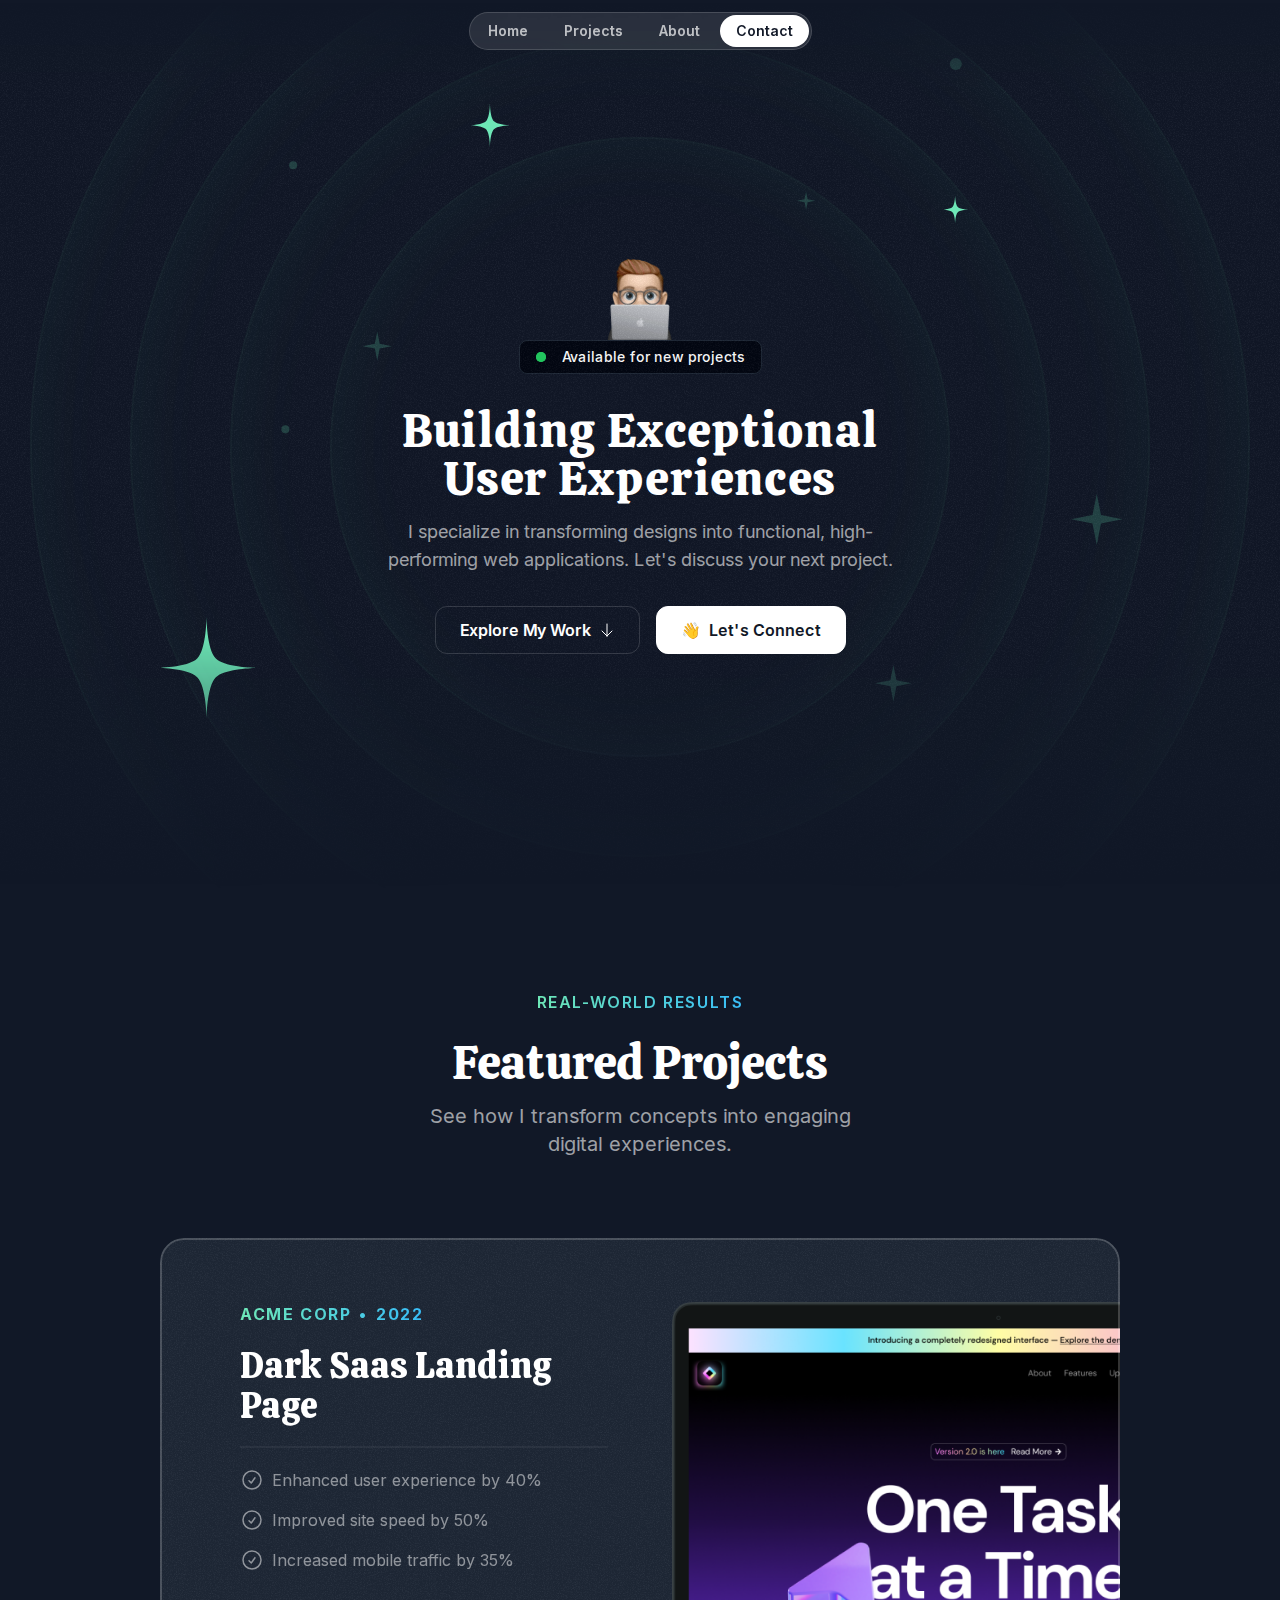
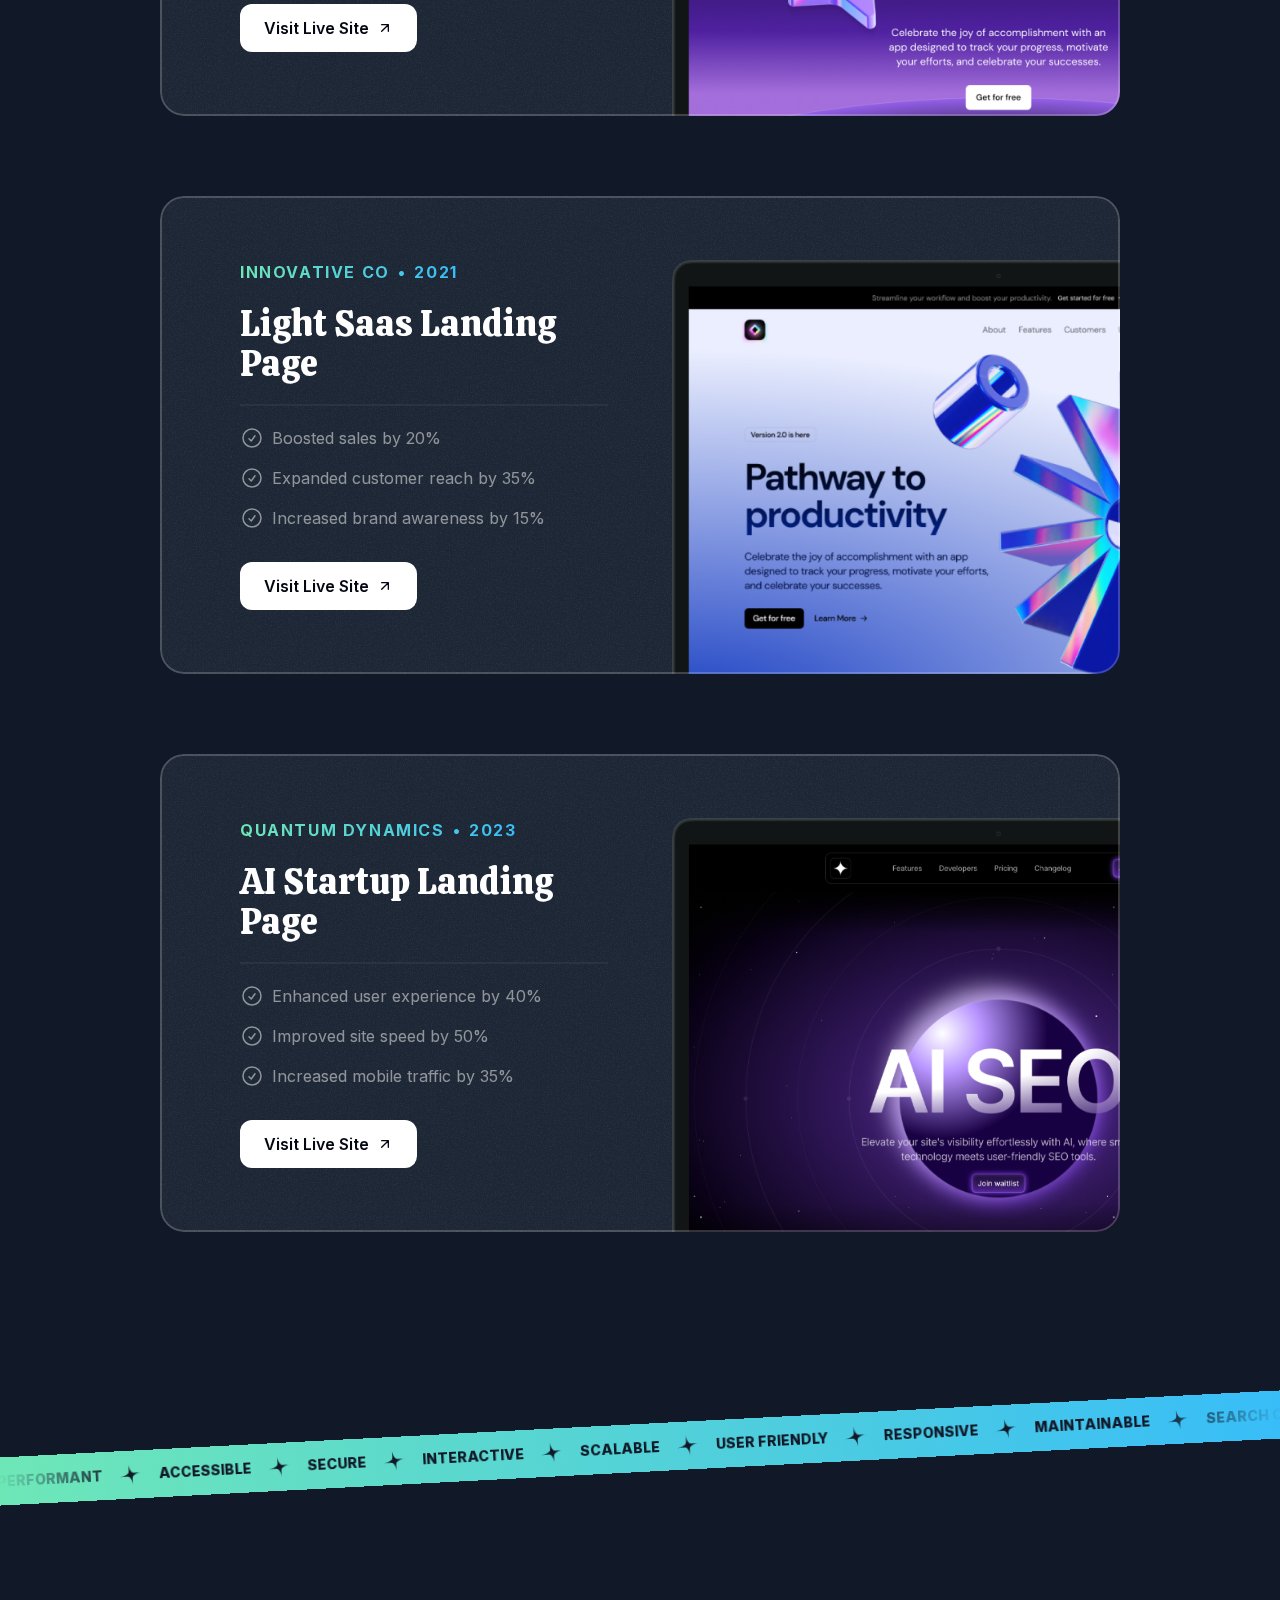
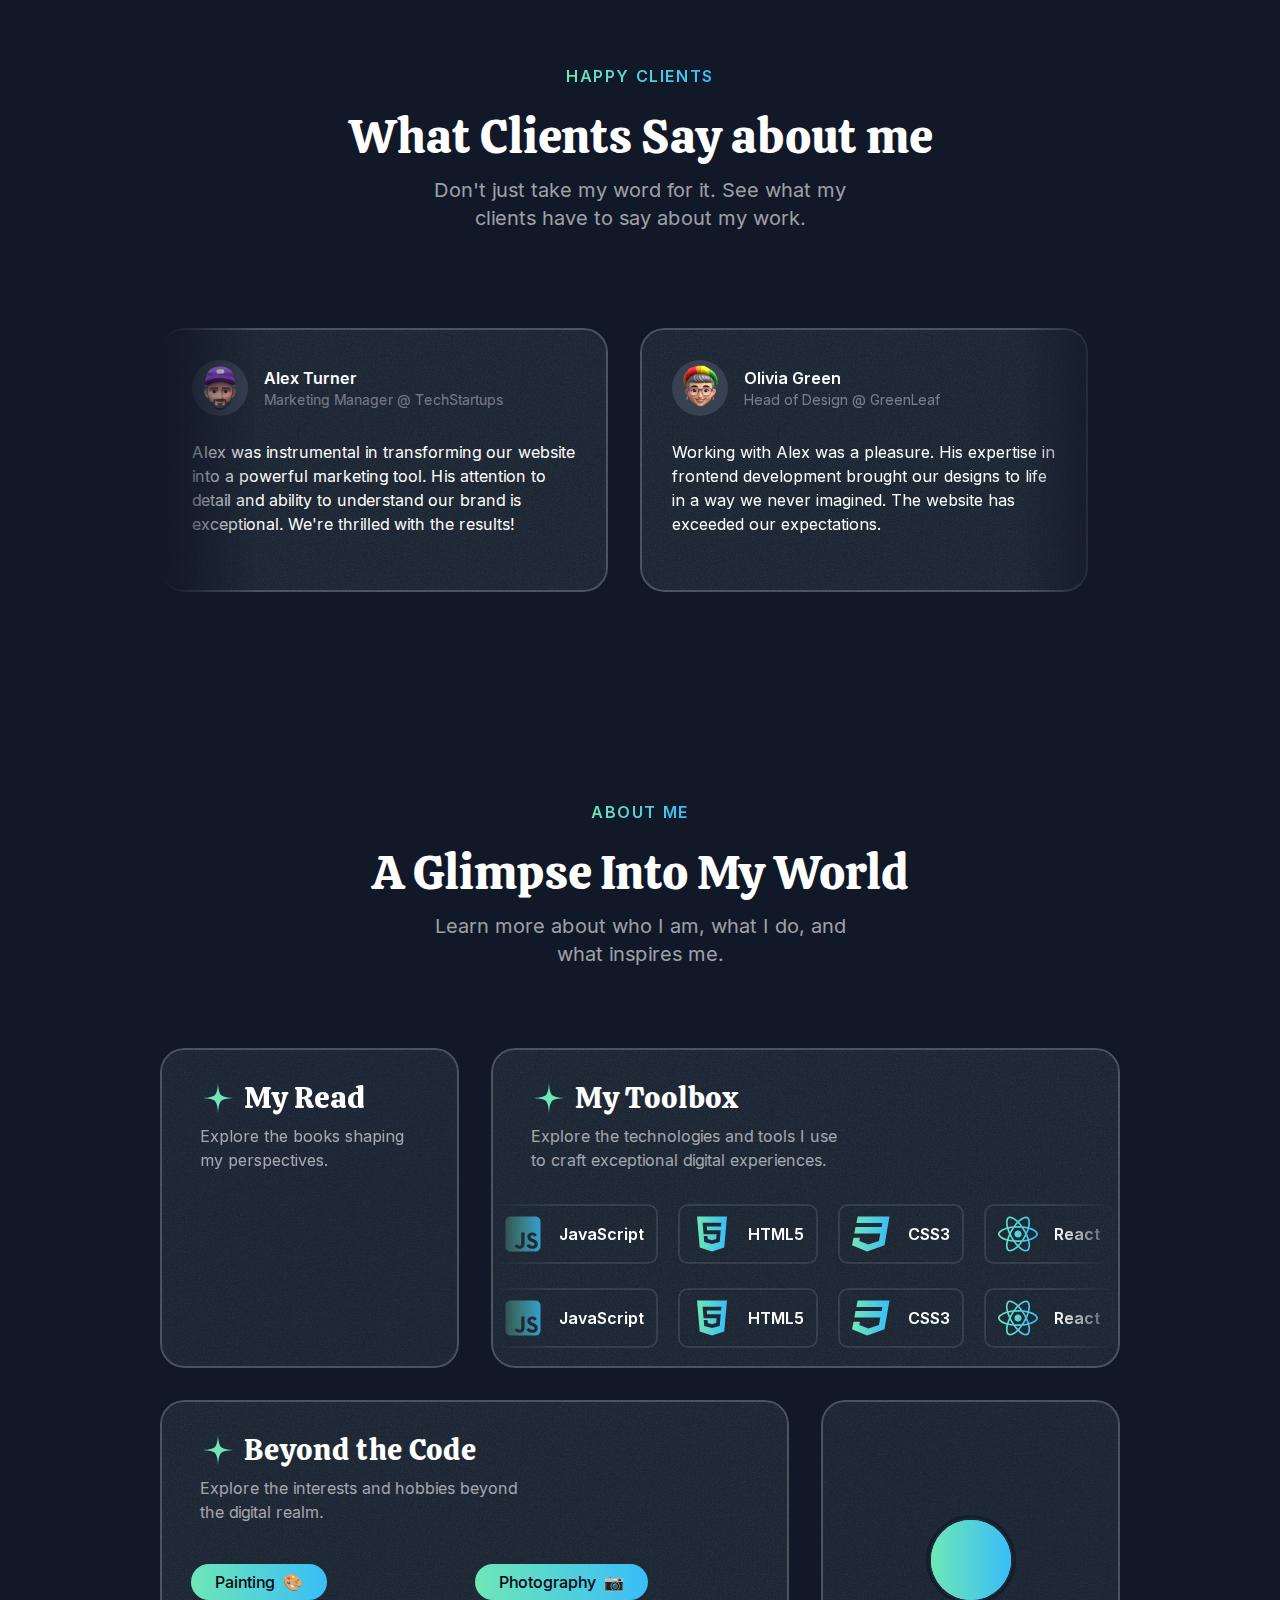
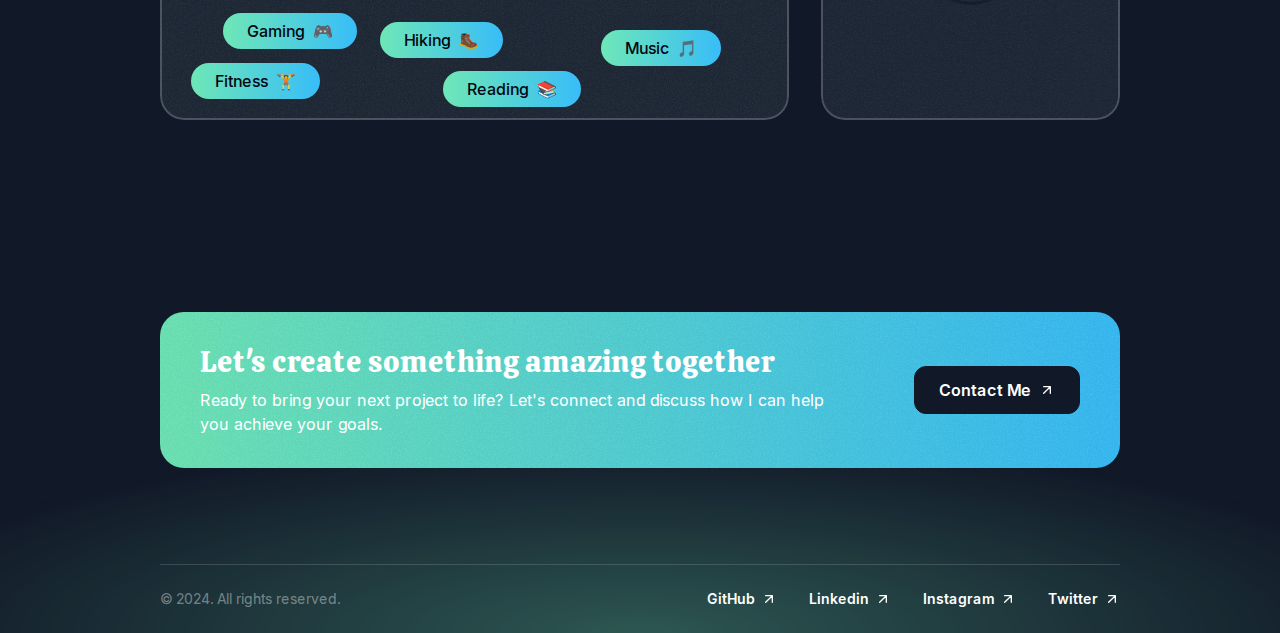
<file: index.html>
<!DOCTYPE html><html lang="en"><head><meta charSet="utf-8"/><meta name="viewport" content="width=device-width, initial-scale=1"/><link rel="stylesheet" href="/_next/static/css/96ecd84288ad1b53.css" data-precedence="next"/><link rel="preload" as="script" fetchPriority="low" href="/_next/static/chunks/webpack-5df9991312c53bed.js"/><script src="/_next/static/chunks/fd9d1056-8fe83685d9c47851.js" async=""></script><script src="/_next/static/chunks/117-0eddb0a8005db48f.js" async=""></script><script src="/_next/static/chunks/main-app-55fac14a5fc877eb.js" async=""></script><script src="/_next/static/chunks/711-fc5e9dac3d11428e.js" async=""></script><script src="/_next/static/chunks/app/page-aed735b8a46aa7c1.js" async=""></script><title>My Portfolio</title><meta name="description" content="Created with the help of Frontend Tribe"/><link rel="icon" href="/favicon.ico" type="image/x-icon" sizes="16x16"/><script src="/_next/static/chunks/polyfills-42372ed130431b0a.js" noModule=""></script></head><body class="__variable_36bd41 __variable_33d430 bg-gray-900 text-white antialiased font-sans"><div><div class="flex justify-center items-center fixed top-3 w-full z-10"><nav class="flex gap-1 p-0.5 border border-white/15 rounded-full bg-white/10 backdrop-blur"><a class="nav-item cursor-pointer select-none">Home</a><a class="nav-item cursor-pointer select-none">Projects</a><a class="nav-item cursor-pointer select-none">About</a><a class="nav-item bg-white text-gray-900 hover:bg-white/80 hover:text-gray-900 cursor-pointer select-none">Contact</a></nav></div><div class="py-32 md:py-48 lg:py-60 relative z-0 overflow-x-clip" id="home"><div class="absolute inset-0 [mask-image:linear-gradient(to_bottom,transparent,black_10%,black_70%,transparent)]"><div class="absolute inset-0 -z-30 opacity-5" style="background-image:url(/_next/static/media/grain.52591b0c.jpg)"></div><div class="size-[620px] hero-ring"></div><div class="size-[820px] hero-ring"></div><div class="size-[1020px] hero-ring"></div><div class="size-[1220px] hero-ring"></div><div class="absolute left-1/2 top-1/2 -translate-x-1/2 -translate-y-1/2 -z-20"><div class="animate-spin" style="animation-duration:30s"><div class="flex items-start justify-start" style="transform:rotate(-24deg);height:430px;width:430px"><div class="animate-spin" style="animation-duration:3s"><div class="inline-flex" style="transform:rotate(24deg)"><svg xmlns="http://www.w3.org/2000/svg" width="24" height="24" fill="none" viewBox="0 0 24 24" class="size-8 text-emerald-300/20"><path fill="currentColor" d="m1 12 9.167-1.833L12 1l1.833 9.167L23 12l-9.167 1.833L12 23l-1.833-9.167z"></path></svg></div></div></div></div></div><div class="absolute left-1/2 top-1/2 -translate-x-1/2 -translate-y-1/2 -z-20"><div class="animate-spin" style="animation-duration:32s"><div class="flex items-start justify-start" style="transform:rotate(79deg);height:440px;width:440px"><div class="animate-spin" style="animation-duration:3s"><div class="inline-flex" style="transform:rotate(-79deg)"><svg xmlns="http://www.w3.org/2000/svg" width="24" height="24" fill="none" viewBox="0 0 24 24" class="size-5 text-emerald-300/20"><path fill="currentColor" d="m1 12 9.167-1.833L12 1l1.833 9.167L23 12l-9.167 1.833L12 23l-1.833-9.167z"></path></svg></div></div></div></div></div><div class="absolute left-1/2 top-1/2 -translate-x-1/2 -translate-y-1/2 -z-20"><div class="animate-spin" style="animation-duration:34s"><div class="flex items-start justify-start" style="transform:rotate(-41deg);height:520px;width:520px"><div class=""><div class="inline-flex" style="transform:rotate(41deg)"><div class="size-2 rounded-full bg-emerald-300/20"></div></div></div></div></div></div><div class="absolute left-1/2 top-1/2 -translate-x-1/2 -translate-y-1/2 -z-20"><div class="animate-spin" style="animation-duration:36s"><div class="flex items-start justify-start" style="transform:rotate(178deg);height:530px;width:530px"><div class="animate-spin" style="animation-duration:3s"><div class="inline-flex" style="transform:rotate(-178deg)"><svg xmlns="http://www.w3.org/2000/svg" width="24" height="24" fill="none" viewBox="0 0 24 24" class="size-10 text-emerald-300/20"><path fill="currentColor" d="m1 12 9.167-1.833L12 1l1.833 9.167L23 12l-9.167 1.833L12 23l-1.833-9.167z"></path></svg></div></div></div></div></div><div class="absolute left-1/2 top-1/2 -translate-x-1/2 -translate-y-1/2 -z-20"><div class="animate-spin" style="animation-duration:38s"><div class="flex items-start justify-start" style="transform:rotate(20deg);height:550px;width:550px"><div class="animate-spin" style="animation-duration:6s"><div class="inline-flex" style="transform:rotate(-20deg)"><svg xmlns="http://www.w3.org/2000/svg" width="24" height="24" fill="none" viewBox="0 0 24 24" class="size-12 text-emerald-300"><path fill="currentColor" d="M12 1s0 7-2 9-9 2-9 2 7 0 9 2 2 9 2 9 0-7 2-9 9-2 9-2-7 0-9-2-2-9-2-9"></path></svg></div></div></div></div></div><div class="absolute left-1/2 top-1/2 -translate-x-1/2 -translate-y-1/2 -z-20"><div class="animate-spin" style="animation-duration:40s"><div class="flex items-start justify-start" style="transform:rotate(98deg);height:590px;width:590px"><div class="animate-spin" style="animation-duration:6s"><div class="inline-flex" style="transform:rotate(-98deg)"><svg xmlns="http://www.w3.org/2000/svg" width="24" height="24" fill="none" viewBox="0 0 24 24" class="size-8 text-emerald-300"><path fill="currentColor" d="M12 1s0 7-2 9-9 2-9 2 7 0 9 2 2 9 2 9 0-7 2-9 9-2 9-2-7 0-9-2-2-9-2-9"></path></svg></div></div></div></div></div><div class="absolute left-1/2 top-1/2 -translate-x-1/2 -translate-y-1/2 -z-20"><div class="animate-spin" style="animation-duration:42s"><div class="flex items-start justify-start" style="transform:rotate(-5deg);height:650px;width:650px"><div class=""><div class="inline-flex" style="transform:rotate(5deg)"><div class="size-2 rounded-full bg-emerald-300/20"></div></div></div></div></div></div><div class="absolute left-1/2 top-1/2 -translate-x-1/2 -translate-y-1/2 -z-20"><div class="animate-spin" style="animation-duration:44s"><div class="flex items-start justify-start" style="transform:rotate(144deg);height:710px;width:710px"><div class="animate-spin" style="animation-duration:3s"><div class="inline-flex" style="transform:rotate(-144deg)"><svg xmlns="http://www.w3.org/2000/svg" width="24" height="24" fill="none" viewBox="0 0 24 24" class="size-14 text-emerald-300/20"><path fill="currentColor" d="m1 12 9.167-1.833L12 1l1.833 9.167L23 12l-9.167 1.833L12 23l-1.833-9.167z"></path></svg></div></div></div></div></div><div class="absolute left-1/2 top-1/2 -translate-x-1/2 -translate-y-1/2 -z-20"><div class="animate-spin" style="animation-duration:46s"><div class="flex items-start justify-start" style="transform:rotate(85deg);height:720px;width:720px"><div class=""><div class="inline-flex" style="transform:rotate(-85deg)"><div class="size-3 rounded-full bg-emerald-300/20"></div></div></div></div></div></div><div class="absolute left-1/2 top-1/2 -translate-x-1/2 -translate-y-1/2 -z-20"><div class="animate-spin" style="animation-duration:48s"><div class="flex items-start justify-start" style="transform:rotate(-72deg);height:800px;width:800px"><div class="animate-spin" style="animation-duration:6s"><div class="inline-flex" style="transform:rotate(72deg)"><svg xmlns="http://www.w3.org/2000/svg" width="24" height="24" fill="none" viewBox="0 0 24 24" class="size-28 text-emerald-300"><path fill="currentColor" d="M12 1s0 7-2 9-9 2-9 2 7 0 9 2 2 9 2 9 0-7 2-9 9-2 9-2-7 0-9-2-2-9-2-9"></path></svg></div></div></div></div></div></div><div class="container"><div class="flex flex-col items-center"><img alt="Person peeking from behind laptop" loading="lazy" width="420" height="420" decoding="async" data-nimg="1" class="size-[100px]" style="color:transparent" src="/_next/static/media/memoji-computer.0c295dc9.png"/><div class="bg-gray-950 border border-gray-800 px-4 py-1.5 inline-flex items-center gap-4 rounded-lg"><div class="bg-green-500 size-2.5 rounded-full relative"><div class="bg-green-500 absolute inset-0 rounded-full animate-ping-large"></div></div><div class="text-sm font-medium">Available for new projects</div></div></div><div class="max-w-lg mx-auto relative"><h1 class="font-serif text-3xl md:text-5xl text-center mt-8 tracking-wide">Building Exceptional User Experiences</h1><p class="mt-4 text-center text-white/60 md:text-lg">I specialize in transforming designs into functional, high-performing web applications. Let&#x27;s discuss your next project.</p></div><div class="flex flex-col md:flex-row justify-center items-center mt-8 gap-4 relative"><button class="inline-flex items-center gap-2 border border-white/15 px-6 h-12 rounded-xl cursor-pointer select-none hover:bg-white/10 duration-300"><span class="font-semibold">Explore My Work</span><svg xmlns="http://www.w3.org/2000/svg" fill="none" stroke="currentColor" stroke-width="1.5" class="size-4" viewBox="0 0 24 24"><path stroke-linecap="round" stroke-linejoin="round" d="M19.5 13.5 12 21m0 0-7.5-7.5M12 21V3"></path></svg></button><a href="https://www.linkedin.com/in/muhammad-abeer-ansari/" target="_blank" rel="noopener noreferrer"><button class="inline-flex items-center gap-2 border border-white bg-white text-gray-900 h-12 px-6 rounded-xl hover:bg-white/80 hover:text-gray-900 duration-300 cursor-pointer select-none"><span>👋</span><span class="font-semibold">Let&#x27;s Connect</span></button></a></div></div></div><section class="pb-16 lg:py-24" id="projects"><div class="container"><div class="flex justify-center"><p class="uppercase font-semibold tracking-widest bg-gradient-to-r from-emerald-300 to-sky-400 text-transparent bg-clip-text text-center">Real-world Results</p></div><h2 class="font-serif text-3xl md:text-5xl text-center mt-6">Featured Projects</h2><p class="text-center md:text-lg lg:text-xl text-white/60 mt-4 max-w-md mx-auto">See how I transform concepts into engaging digital experiences.</p><div class="mt-10 md:mt-20 flex flex-col gap-20"><div class="bg-gray-800 rounded-3xl z-0 overflow-hidden after:z-10 after:content-[&#x27;&#x27;] after:absolute after:inset-0 after:outline-2 after:outline after:-outline-offset-2 after:rounded-3xl after:outline-white/20 after:pointer-events-none px-8 pt-8 pb-0 md:pt-12 md:px-10 lg:pt-16 lg:px-20 sticky" style="top:calc(62px + 0px"><div class="absolute inset-0 -z-10 opacity-5" style="background-image:url(/_next/static/media/grain.52591b0c.jpg)"></div><div class="lg:grid lg:grid-cols-2 lg:gap-16"><div class="lg:pb-16"><div class="bg-gradient-to-r from-emerald-300 to-sky-400 inline-flex gap-2 font-bold uppercase tracking-widest tex-sm text-transparent bg-clip-text"><span>Acme Corp</span><span>•</span><span>2022</span></div><h3 class="font-serif text-2xl mt-2 md:text-4xl md:mt-5">Dark Saas Landing Page</h3><hr class="border-t-2 border-white/5 mt-4 md:mt-5"/><ul class="flex flex-col gap-4 mt-4 md:mt-5"><li class="flex gap-2 text-sm md:text-base text-white/50"><svg xmlns="http://www.w3.org/2000/svg" fill="none" stroke="currentColor" stroke-width="1.5" class="size-5 md:size-6" viewBox="0 0 24 24"><path stroke-linecap="round" stroke-linejoin="round" d="M9 12.75 11.25 15 15 9.75M21 12a9 9 0 1 1-18 0 9 9 0 0 1 18 0"></path></svg><span>Enhanced user experience by 40%</span></li><li class="flex gap-2 text-sm md:text-base text-white/50"><svg xmlns="http://www.w3.org/2000/svg" fill="none" stroke="currentColor" stroke-width="1.5" class="size-5 md:size-6" viewBox="0 0 24 24"><path stroke-linecap="round" stroke-linejoin="round" d="M9 12.75 11.25 15 15 9.75M21 12a9 9 0 1 1-18 0 9 9 0 0 1 18 0"></path></svg><span>Improved site speed by 50%</span></li><li class="flex gap-2 text-sm md:text-base text-white/50"><svg xmlns="http://www.w3.org/2000/svg" fill="none" stroke="currentColor" stroke-width="1.5" class="size-5 md:size-6" viewBox="0 0 24 24"><path stroke-linecap="round" stroke-linejoin="round" d="M9 12.75 11.25 15 15 9.75M21 12a9 9 0 1 1-18 0 9 9 0 0 1 18 0"></path></svg><span>Increased mobile traffic by 35%</span></li></ul><button class="bg-white text-gray-950 h-12 w-full md:w-auto px-6 rounded-xl font-semibold inline-flex items-center justify-center gap-2 mt-8  hover:bg-white/80 hover:text-gray-900 duration-300 cursor-pointer select-none"><a target="_blank" rel="noopener noreferrer" href="https://dark-theme-saas.netlify.app/"><div class="inline-flex items-center gap-2"><span>Visit Live Site</span><svg xmlns="http://www.w3.org/2000/svg" width="24" height="24" fill="none" stroke="currentColor" stroke-linecap="round" stroke-linejoin="round" stroke-width="2" class="size-4" viewBox="0 0 24 24"><path d="M7 17 17 7M7 7h10v10"></path></svg></div></a></button></div><div class="relative"><img alt="Dark Saas Landing Page" loading="lazy" width="800" height="507" decoding="async" data-nimg="1" class="mt-8 -md-4 md:-mb-8 lg:mt-0 lg:absolute lg:h-full lg:w-auto lg:max-w-none" style="color:transparent" src="/_next/static/media/dark-saas-landing-page.238c3768.png"/></div></div></div><div class="bg-gray-800 rounded-3xl z-0 overflow-hidden after:z-10 after:content-[&#x27;&#x27;] after:absolute after:inset-0 after:outline-2 after:outline after:-outline-offset-2 after:rounded-3xl after:outline-white/20 after:pointer-events-none px-8 pt-8 pb-0 md:pt-12 md:px-10 lg:pt-16 lg:px-20 sticky" style="top:calc(62px + 40px"><div class="absolute inset-0 -z-10 opacity-5" style="background-image:url(/_next/static/media/grain.52591b0c.jpg)"></div><div class="lg:grid lg:grid-cols-2 lg:gap-16"><div class="lg:pb-16"><div class="bg-gradient-to-r from-emerald-300 to-sky-400 inline-flex gap-2 font-bold uppercase tracking-widest tex-sm text-transparent bg-clip-text"><span>Innovative Co</span><span>•</span><span>2021</span></div><h3 class="font-serif text-2xl mt-2 md:text-4xl md:mt-5">Light Saas Landing Page</h3><hr class="border-t-2 border-white/5 mt-4 md:mt-5"/><ul class="flex flex-col gap-4 mt-4 md:mt-5"><li class="flex gap-2 text-sm md:text-base text-white/50"><svg xmlns="http://www.w3.org/2000/svg" fill="none" stroke="currentColor" stroke-width="1.5" class="size-5 md:size-6" viewBox="0 0 24 24"><path stroke-linecap="round" stroke-linejoin="round" d="M9 12.75 11.25 15 15 9.75M21 12a9 9 0 1 1-18 0 9 9 0 0 1 18 0"></path></svg><span>Boosted sales by 20%</span></li><li class="flex gap-2 text-sm md:text-base text-white/50"><svg xmlns="http://www.w3.org/2000/svg" fill="none" stroke="currentColor" stroke-width="1.5" class="size-5 md:size-6" viewBox="0 0 24 24"><path stroke-linecap="round" stroke-linejoin="round" d="M9 12.75 11.25 15 15 9.75M21 12a9 9 0 1 1-18 0 9 9 0 0 1 18 0"></path></svg><span>Expanded customer reach by 35%</span></li><li class="flex gap-2 text-sm md:text-base text-white/50"><svg xmlns="http://www.w3.org/2000/svg" fill="none" stroke="currentColor" stroke-width="1.5" class="size-5 md:size-6" viewBox="0 0 24 24"><path stroke-linecap="round" stroke-linejoin="round" d="M9 12.75 11.25 15 15 9.75M21 12a9 9 0 1 1-18 0 9 9 0 0 1 18 0"></path></svg><span>Increased brand awareness by 15%</span></li></ul><button class="bg-white text-gray-950 h-12 w-full md:w-auto px-6 rounded-xl font-semibold inline-flex items-center justify-center gap-2 mt-8  hover:bg-white/80 hover:text-gray-900 duration-300 cursor-pointer select-none"><a target="_blank" rel="noopener noreferrer" href="https://light-mode-saas-landing-page.netlify.app/"><div class="inline-flex items-center gap-2"><span>Visit Live Site</span><svg xmlns="http://www.w3.org/2000/svg" width="24" height="24" fill="none" stroke="currentColor" stroke-linecap="round" stroke-linejoin="round" stroke-width="2" class="size-4" viewBox="0 0 24 24"><path d="M7 17 17 7M7 7h10v10"></path></svg></div></a></button></div><div class="relative"><img alt="Light Saas Landing Page" loading="lazy" width="800" height="507" decoding="async" data-nimg="1" class="mt-8 -md-4 md:-mb-8 lg:mt-0 lg:absolute lg:h-full lg:w-auto lg:max-w-none" style="color:transparent" src="/_next/static/media/light-saas-landing-page.d8e42dc5.png"/></div></div></div><div class="bg-gray-800 rounded-3xl z-0 overflow-hidden after:z-10 after:content-[&#x27;&#x27;] after:absolute after:inset-0 after:outline-2 after:outline after:-outline-offset-2 after:rounded-3xl after:outline-white/20 after:pointer-events-none px-8 pt-8 pb-0 md:pt-12 md:px-10 lg:pt-16 lg:px-20 sticky" style="top:calc(62px + 80px"><div class="absolute inset-0 -z-10 opacity-5" style="background-image:url(/_next/static/media/grain.52591b0c.jpg)"></div><div class="lg:grid lg:grid-cols-2 lg:gap-16"><div class="lg:pb-16"><div class="bg-gradient-to-r from-emerald-300 to-sky-400 inline-flex gap-2 font-bold uppercase tracking-widest tex-sm text-transparent bg-clip-text"><span>Quantum Dynamics</span><span>•</span><span>2023</span></div><h3 class="font-serif text-2xl mt-2 md:text-4xl md:mt-5">AI Startup Landing Page</h3><hr class="border-t-2 border-white/5 mt-4 md:mt-5"/><ul class="flex flex-col gap-4 mt-4 md:mt-5"><li class="flex gap-2 text-sm md:text-base text-white/50"><svg xmlns="http://www.w3.org/2000/svg" fill="none" stroke="currentColor" stroke-width="1.5" class="size-5 md:size-6" viewBox="0 0 24 24"><path stroke-linecap="round" stroke-linejoin="round" d="M9 12.75 11.25 15 15 9.75M21 12a9 9 0 1 1-18 0 9 9 0 0 1 18 0"></path></svg><span>Enhanced user experience by 40%</span></li><li class="flex gap-2 text-sm md:text-base text-white/50"><svg xmlns="http://www.w3.org/2000/svg" fill="none" stroke="currentColor" stroke-width="1.5" class="size-5 md:size-6" viewBox="0 0 24 24"><path stroke-linecap="round" stroke-linejoin="round" d="M9 12.75 11.25 15 15 9.75M21 12a9 9 0 1 1-18 0 9 9 0 0 1 18 0"></path></svg><span>Improved site speed by 50%</span></li><li class="flex gap-2 text-sm md:text-base text-white/50"><svg xmlns="http://www.w3.org/2000/svg" fill="none" stroke="currentColor" stroke-width="1.5" class="size-5 md:size-6" viewBox="0 0 24 24"><path stroke-linecap="round" stroke-linejoin="round" d="M9 12.75 11.25 15 15 9.75M21 12a9 9 0 1 1-18 0 9 9 0 0 1 18 0"></path></svg><span>Increased mobile traffic by 35%</span></li></ul><button class="bg-white text-gray-950 h-12 w-full md:w-auto px-6 rounded-xl font-semibold inline-flex items-center justify-center gap-2 mt-8  hover:bg-white/80 hover:text-gray-900 duration-300 cursor-pointer select-none"><a target="_blank" rel="noopener noreferrer" href="https://ai-landing-startup-page.netlify.app/"><div class="inline-flex items-center gap-2"><span>Visit Live Site</span><svg xmlns="http://www.w3.org/2000/svg" width="24" height="24" fill="none" stroke="currentColor" stroke-linecap="round" stroke-linejoin="round" stroke-width="2" class="size-4" viewBox="0 0 24 24"><path d="M7 17 17 7M7 7h10v10"></path></svg></div></a></button></div><div class="relative"><img alt="AI Startup Landing Page" loading="lazy" width="1629" height="1032" decoding="async" data-nimg="1" class="mt-8 -md-4 md:-mb-8 lg:mt-0 lg:absolute lg:h-full lg:w-auto lg:max-w-none" style="color:transparent" src="/_next/static/media/ai-startup-landing-page.5eb469e5.png"/></div></div></div></div></div></section><div class="py-16 lg:py-24 overflow-x-clip"><div class="bg-gradient-to-r from-emerald-300 to-sky-400  -rotate-3 -mx-1"><div class="flex [mask-image:linear-gradient(to_right,transparent,black_10%,black_90%,transparent)]"><div class="flex flex-none gap-4 pr-4 py-3 animate-move-left [animation-duration:30s] hover:[animation-play-state:paused]"><div class="inline-flex gap-4 items-center"><span class="text-gray-900 uppercase font-extrabold text-sm">Performant</span><svg xmlns="http://www.w3.org/2000/svg" width="24" height="24" fill="none" viewBox="0 0 24 24" class="size-6 text-gray-900 -rotate-12"><path fill="currentColor" d="M12 1s0 7-2 9-9 2-9 2 7 0 9 2 2 9 2 9 0-7 2-9 9-2 9-2-7 0-9-2-2-9-2-9"></path></svg></div><div class="inline-flex gap-4 items-center"><span class="text-gray-900 uppercase font-extrabold text-sm">Accessible</span><svg xmlns="http://www.w3.org/2000/svg" width="24" height="24" fill="none" viewBox="0 0 24 24" class="size-6 text-gray-900 -rotate-12"><path fill="currentColor" d="M12 1s0 7-2 9-9 2-9 2 7 0 9 2 2 9 2 9 0-7 2-9 9-2 9-2-7 0-9-2-2-9-2-9"></path></svg></div><div class="inline-flex gap-4 items-center"><span class="text-gray-900 uppercase font-extrabold text-sm">Secure</span><svg xmlns="http://www.w3.org/2000/svg" width="24" height="24" fill="none" viewBox="0 0 24 24" class="size-6 text-gray-900 -rotate-12"><path fill="currentColor" d="M12 1s0 7-2 9-9 2-9 2 7 0 9 2 2 9 2 9 0-7 2-9 9-2 9-2-7 0-9-2-2-9-2-9"></path></svg></div><div class="inline-flex gap-4 items-center"><span class="text-gray-900 uppercase font-extrabold text-sm">Interactive</span><svg xmlns="http://www.w3.org/2000/svg" width="24" height="24" fill="none" viewBox="0 0 24 24" class="size-6 text-gray-900 -rotate-12"><path fill="currentColor" d="M12 1s0 7-2 9-9 2-9 2 7 0 9 2 2 9 2 9 0-7 2-9 9-2 9-2-7 0-9-2-2-9-2-9"></path></svg></div><div class="inline-flex gap-4 items-center"><span class="text-gray-900 uppercase font-extrabold text-sm">Scalable</span><svg xmlns="http://www.w3.org/2000/svg" width="24" height="24" fill="none" viewBox="0 0 24 24" class="size-6 text-gray-900 -rotate-12"><path fill="currentColor" d="M12 1s0 7-2 9-9 2-9 2 7 0 9 2 2 9 2 9 0-7 2-9 9-2 9-2-7 0-9-2-2-9-2-9"></path></svg></div><div class="inline-flex gap-4 items-center"><span class="text-gray-900 uppercase font-extrabold text-sm">User Friendly</span><svg xmlns="http://www.w3.org/2000/svg" width="24" height="24" fill="none" viewBox="0 0 24 24" class="size-6 text-gray-900 -rotate-12"><path fill="currentColor" d="M12 1s0 7-2 9-9 2-9 2 7 0 9 2 2 9 2 9 0-7 2-9 9-2 9-2-7 0-9-2-2-9-2-9"></path></svg></div><div class="inline-flex gap-4 items-center"><span class="text-gray-900 uppercase font-extrabold text-sm">Responsive</span><svg xmlns="http://www.w3.org/2000/svg" width="24" height="24" fill="none" viewBox="0 0 24 24" class="size-6 text-gray-900 -rotate-12"><path fill="currentColor" d="M12 1s0 7-2 9-9 2-9 2 7 0 9 2 2 9 2 9 0-7 2-9 9-2 9-2-7 0-9-2-2-9-2-9"></path></svg></div><div class="inline-flex gap-4 items-center"><span class="text-gray-900 uppercase font-extrabold text-sm">Maintainable</span><svg xmlns="http://www.w3.org/2000/svg" width="24" height="24" fill="none" viewBox="0 0 24 24" class="size-6 text-gray-900 -rotate-12"><path fill="currentColor" d="M12 1s0 7-2 9-9 2-9 2 7 0 9 2 2 9 2 9 0-7 2-9 9-2 9-2-7 0-9-2-2-9-2-9"></path></svg></div><div class="inline-flex gap-4 items-center"><span class="text-gray-900 uppercase font-extrabold text-sm">Search Optimized</span><svg xmlns="http://www.w3.org/2000/svg" width="24" height="24" fill="none" viewBox="0 0 24 24" class="size-6 text-gray-900 -rotate-12"><path fill="currentColor" d="M12 1s0 7-2 9-9 2-9 2 7 0 9 2 2 9 2 9 0-7 2-9 9-2 9-2-7 0-9-2-2-9-2-9"></path></svg></div><div class="inline-flex gap-4 items-center"><span class="text-gray-900 uppercase font-extrabold text-sm">Usable</span><svg xmlns="http://www.w3.org/2000/svg" width="24" height="24" fill="none" viewBox="0 0 24 24" class="size-6 text-gray-900 -rotate-12"><path fill="currentColor" d="M12 1s0 7-2 9-9 2-9 2 7 0 9 2 2 9 2 9 0-7 2-9 9-2 9-2-7 0-9-2-2-9-2-9"></path></svg></div><div class="inline-flex gap-4 items-center"><span class="text-gray-900 uppercase font-extrabold text-sm">Reliable</span><svg xmlns="http://www.w3.org/2000/svg" width="24" height="24" fill="none" viewBox="0 0 24 24" class="size-6 text-gray-900 -rotate-12"><path fill="currentColor" d="M12 1s0 7-2 9-9 2-9 2 7 0 9 2 2 9 2 9 0-7 2-9 9-2 9-2-7 0-9-2-2-9-2-9"></path></svg></div><div class="inline-flex gap-4 items-center"><span class="text-gray-900 uppercase font-extrabold text-sm">Performant</span><svg xmlns="http://www.w3.org/2000/svg" width="24" height="24" fill="none" viewBox="0 0 24 24" class="size-6 text-gray-900 -rotate-12"><path fill="currentColor" d="M12 1s0 7-2 9-9 2-9 2 7 0 9 2 2 9 2 9 0-7 2-9 9-2 9-2-7 0-9-2-2-9-2-9"></path></svg></div><div class="inline-flex gap-4 items-center"><span class="text-gray-900 uppercase font-extrabold text-sm">Accessible</span><svg xmlns="http://www.w3.org/2000/svg" width="24" height="24" fill="none" viewBox="0 0 24 24" class="size-6 text-gray-900 -rotate-12"><path fill="currentColor" d="M12 1s0 7-2 9-9 2-9 2 7 0 9 2 2 9 2 9 0-7 2-9 9-2 9-2-7 0-9-2-2-9-2-9"></path></svg></div><div class="inline-flex gap-4 items-center"><span class="text-gray-900 uppercase font-extrabold text-sm">Secure</span><svg xmlns="http://www.w3.org/2000/svg" width="24" height="24" fill="none" viewBox="0 0 24 24" class="size-6 text-gray-900 -rotate-12"><path fill="currentColor" d="M12 1s0 7-2 9-9 2-9 2 7 0 9 2 2 9 2 9 0-7 2-9 9-2 9-2-7 0-9-2-2-9-2-9"></path></svg></div><div class="inline-flex gap-4 items-center"><span class="text-gray-900 uppercase font-extrabold text-sm">Interactive</span><svg xmlns="http://www.w3.org/2000/svg" width="24" height="24" fill="none" viewBox="0 0 24 24" class="size-6 text-gray-900 -rotate-12"><path fill="currentColor" d="M12 1s0 7-2 9-9 2-9 2 7 0 9 2 2 9 2 9 0-7 2-9 9-2 9-2-7 0-9-2-2-9-2-9"></path></svg></div><div class="inline-flex gap-4 items-center"><span class="text-gray-900 uppercase font-extrabold text-sm">Scalable</span><svg xmlns="http://www.w3.org/2000/svg" width="24" height="24" fill="none" viewBox="0 0 24 24" class="size-6 text-gray-900 -rotate-12"><path fill="currentColor" d="M12 1s0 7-2 9-9 2-9 2 7 0 9 2 2 9 2 9 0-7 2-9 9-2 9-2-7 0-9-2-2-9-2-9"></path></svg></div><div class="inline-flex gap-4 items-center"><span class="text-gray-900 uppercase font-extrabold text-sm">User Friendly</span><svg xmlns="http://www.w3.org/2000/svg" width="24" height="24" fill="none" viewBox="0 0 24 24" class="size-6 text-gray-900 -rotate-12"><path fill="currentColor" d="M12 1s0 7-2 9-9 2-9 2 7 0 9 2 2 9 2 9 0-7 2-9 9-2 9-2-7 0-9-2-2-9-2-9"></path></svg></div><div class="inline-flex gap-4 items-center"><span class="text-gray-900 uppercase font-extrabold text-sm">Responsive</span><svg xmlns="http://www.w3.org/2000/svg" width="24" height="24" fill="none" viewBox="0 0 24 24" class="size-6 text-gray-900 -rotate-12"><path fill="currentColor" d="M12 1s0 7-2 9-9 2-9 2 7 0 9 2 2 9 2 9 0-7 2-9 9-2 9-2-7 0-9-2-2-9-2-9"></path></svg></div><div class="inline-flex gap-4 items-center"><span class="text-gray-900 uppercase font-extrabold text-sm">Maintainable</span><svg xmlns="http://www.w3.org/2000/svg" width="24" height="24" fill="none" viewBox="0 0 24 24" class="size-6 text-gray-900 -rotate-12"><path fill="currentColor" d="M12 1s0 7-2 9-9 2-9 2 7 0 9 2 2 9 2 9 0-7 2-9 9-2 9-2-7 0-9-2-2-9-2-9"></path></svg></div><div class="inline-flex gap-4 items-center"><span class="text-gray-900 uppercase font-extrabold text-sm">Search Optimized</span><svg xmlns="http://www.w3.org/2000/svg" width="24" height="24" fill="none" viewBox="0 0 24 24" class="size-6 text-gray-900 -rotate-12"><path fill="currentColor" d="M12 1s0 7-2 9-9 2-9 2 7 0 9 2 2 9 2 9 0-7 2-9 9-2 9-2-7 0-9-2-2-9-2-9"></path></svg></div><div class="inline-flex gap-4 items-center"><span class="text-gray-900 uppercase font-extrabold text-sm">Usable</span><svg xmlns="http://www.w3.org/2000/svg" width="24" height="24" fill="none" viewBox="0 0 24 24" class="size-6 text-gray-900 -rotate-12"><path fill="currentColor" d="M12 1s0 7-2 9-9 2-9 2 7 0 9 2 2 9 2 9 0-7 2-9 9-2 9-2-7 0-9-2-2-9-2-9"></path></svg></div><div class="inline-flex gap-4 items-center"><span class="text-gray-900 uppercase font-extrabold text-sm">Reliable</span><svg xmlns="http://www.w3.org/2000/svg" width="24" height="24" fill="none" viewBox="0 0 24 24" class="size-6 text-gray-900 -rotate-12"><path fill="currentColor" d="M12 1s0 7-2 9-9 2-9 2 7 0 9 2 2 9 2 9 0-7 2-9 9-2 9-2-7 0-9-2-2-9-2-9"></path></svg></div></div></div></div></div><div class="py-16 lg:py-24"><div class="container"><div class="flex justify-center"><p class="uppercase font-semibold tracking-widest bg-gradient-to-r from-emerald-300 to-sky-400 text-transparent bg-clip-text text-center">Happy Clients</p></div><h2 class="font-serif text-3xl md:text-5xl text-center mt-6">What Clients Say about me</h2><p class="text-center md:text-lg lg:text-xl text-white/60 mt-4 max-w-md mx-auto">Don&#x27;t just take my word for it. See what my clients have to say about my work.</p><div class="mt-12 lg:mt-20 flex overflow-x-clip [mask-image:linear-gradient(to_right,transparent,black_10%,black_90%,transparent)] py-4 -my-4"><div class="flex gap-8 pr-8 flex-none animate-move-left [animation-duration:90s] hover:[animation-play-state:paused]"><div class="bg-gray-800 rounded-3xl relative z-0 overflow-hidden after:z-10 after:content-[&#x27;&#x27;] after:absolute after:inset-0 after:outline-2 after:outline after:-outline-offset-2 after:rounded-3xl after:outline-white/20 after:pointer-events-none max-w-xs md:max-w-md p-6 md:p-8 hover:-rotate-3 transition duration-300"><div class="absolute inset-0 -z-10 opacity-5" style="background-image:url(/_next/static/media/grain.52591b0c.jpg)"></div><div class="flex gap-4 items-center"><div class="size-14 bg-gray-700 inline-flex items-center justify-center rounded-full flex-shrink-0"><img alt="Alex Turner" loading="lazy" width="100" height="100" decoding="async" data-nimg="1" class="max-h-full" style="color:transparent" src="/_next/static/media/memoji-avatar-1.125bd1d2.png"/></div><div><div class="font-semibold">Alex Turner</div><div class="text-sm text-white/40">Marketing Manager @ TechStartups</div></div></div><p class="mt-4 md:mt-6 text-sm md:text-base">Alex was instrumental in transforming our website into a powerful marketing tool. His attention to detail and ability to understand our brand is exceptional. We&#x27;re thrilled with the results!</p></div><div class="bg-gray-800 rounded-3xl relative z-0 overflow-hidden after:z-10 after:content-[&#x27;&#x27;] after:absolute after:inset-0 after:outline-2 after:outline after:-outline-offset-2 after:rounded-3xl after:outline-white/20 after:pointer-events-none max-w-xs md:max-w-md p-6 md:p-8 hover:-rotate-3 transition duration-300"><div class="absolute inset-0 -z-10 opacity-5" style="background-image:url(/_next/static/media/grain.52591b0c.jpg)"></div><div class="flex gap-4 items-center"><div class="size-14 bg-gray-700 inline-flex items-center justify-center rounded-full flex-shrink-0"><img alt="Olivia Green" loading="lazy" width="100" height="100" decoding="async" data-nimg="1" class="max-h-full" style="color:transparent" src="/_next/static/media/memoji-avatar-2.77ed6d11.png"/></div><div><div class="font-semibold">Olivia Green</div><div class="text-sm text-white/40">Head of Design @ GreenLeaf</div></div></div><p class="mt-4 md:mt-6 text-sm md:text-base">Working with Alex was a pleasure. His expertise in frontend development brought our designs to life in a way we never imagined. The website has exceeded our expectations.</p></div><div class="bg-gray-800 rounded-3xl relative z-0 overflow-hidden after:z-10 after:content-[&#x27;&#x27;] after:absolute after:inset-0 after:outline-2 after:outline after:-outline-offset-2 after:rounded-3xl after:outline-white/20 after:pointer-events-none max-w-xs md:max-w-md p-6 md:p-8 hover:-rotate-3 transition duration-300"><div class="absolute inset-0 -z-10 opacity-5" style="background-image:url(/_next/static/media/grain.52591b0c.jpg)"></div><div class="flex gap-4 items-center"><div class="size-14 bg-gray-700 inline-flex items-center justify-center rounded-full flex-shrink-0"><img alt="Daniel White" loading="lazy" width="100" height="100" decoding="async" data-nimg="1" class="max-h-full" style="color:transparent" src="/_next/static/media/memoji-avatar-3.3082b359.png"/></div><div><div class="font-semibold">Daniel White</div><div class="text-sm text-white/40">CEO @ InnovateCo</div></div></div><p class="mt-4 md:mt-6 text-sm md:text-base">Alex&#x27;s ability to create seamless user experiences is unmatched. Our website has seen a significant increase in conversions since launching the new design. We couldn&#x27;t be happier.</p></div><div class="bg-gray-800 rounded-3xl relative z-0 overflow-hidden after:z-10 after:content-[&#x27;&#x27;] after:absolute after:inset-0 after:outline-2 after:outline after:-outline-offset-2 after:rounded-3xl after:outline-white/20 after:pointer-events-none max-w-xs md:max-w-md p-6 md:p-8 hover:-rotate-3 transition duration-300"><div class="absolute inset-0 -z-10 opacity-5" style="background-image:url(/_next/static/media/grain.52591b0c.jpg)"></div><div class="flex gap-4 items-center"><div class="size-14 bg-gray-700 inline-flex items-center justify-center rounded-full flex-shrink-0"><img alt="Emily Carter" loading="lazy" width="100" height="100" decoding="async" data-nimg="1" class="max-h-full" style="color:transparent" src="/_next/static/media/memoji-avatar-4.5058a27a.png"/></div><div><div class="font-semibold">Emily Carter</div><div class="text-sm text-white/40">Product Manager @ GlobalTech</div></div></div><p class="mt-4 md:mt-6 text-sm md:text-base">Alex is a true frontend wizard. He took our complex product and transformed it into an intuitive and engaging user interface. We&#x27;re already seeing positive feedback from our customers.</p></div><div class="bg-gray-800 rounded-3xl relative z-0 overflow-hidden after:z-10 after:content-[&#x27;&#x27;] after:absolute after:inset-0 after:outline-2 after:outline after:-outline-offset-2 after:rounded-3xl after:outline-white/20 after:pointer-events-none max-w-xs md:max-w-md p-6 md:p-8 hover:-rotate-3 transition duration-300"><div class="absolute inset-0 -z-10 opacity-5" style="background-image:url(/_next/static/media/grain.52591b0c.jpg)"></div><div class="flex gap-4 items-center"><div class="size-14 bg-gray-700 inline-flex items-center justify-center rounded-full flex-shrink-0"><img alt="Michael Brown" loading="lazy" width="100" height="100" decoding="async" data-nimg="1" class="max-h-full" style="color:transparent" src="/_next/static/media/memoji-avatar-5.5528d565.png"/></div><div><div class="font-semibold">Michael Brown</div><div class="text-sm text-white/40">Director of IT @ MegaCorp</div></div></div><p class="mt-4 md:mt-6 text-sm md:text-base">Alex&#x27;s work on our website has been nothing short of exceptional. He&#x27;s a talented developer who is also a great communicator. We highly recommend him.</p></div><div class="bg-gray-800 rounded-3xl relative z-0 overflow-hidden after:z-10 after:content-[&#x27;&#x27;] after:absolute after:inset-0 after:outline-2 after:outline after:-outline-offset-2 after:rounded-3xl after:outline-white/20 after:pointer-events-none max-w-xs md:max-w-md p-6 md:p-8 hover:-rotate-3 transition duration-300"><div class="absolute inset-0 -z-10 opacity-5" style="background-image:url(/_next/static/media/grain.52591b0c.jpg)"></div><div class="flex gap-4 items-center"><div class="size-14 bg-gray-700 inline-flex items-center justify-center rounded-full flex-shrink-0"><img alt="Alex Turner" loading="lazy" width="100" height="100" decoding="async" data-nimg="1" class="max-h-full" style="color:transparent" src="/_next/static/media/memoji-avatar-1.125bd1d2.png"/></div><div><div class="font-semibold">Alex Turner</div><div class="text-sm text-white/40">Marketing Manager @ TechStartups</div></div></div><p class="mt-4 md:mt-6 text-sm md:text-base">Alex was instrumental in transforming our website into a powerful marketing tool. His attention to detail and ability to understand our brand is exceptional. We&#x27;re thrilled with the results!</p></div><div class="bg-gray-800 rounded-3xl relative z-0 overflow-hidden after:z-10 after:content-[&#x27;&#x27;] after:absolute after:inset-0 after:outline-2 after:outline after:-outline-offset-2 after:rounded-3xl after:outline-white/20 after:pointer-events-none max-w-xs md:max-w-md p-6 md:p-8 hover:-rotate-3 transition duration-300"><div class="absolute inset-0 -z-10 opacity-5" style="background-image:url(/_next/static/media/grain.52591b0c.jpg)"></div><div class="flex gap-4 items-center"><div class="size-14 bg-gray-700 inline-flex items-center justify-center rounded-full flex-shrink-0"><img alt="Olivia Green" loading="lazy" width="100" height="100" decoding="async" data-nimg="1" class="max-h-full" style="color:transparent" src="/_next/static/media/memoji-avatar-2.77ed6d11.png"/></div><div><div class="font-semibold">Olivia Green</div><div class="text-sm text-white/40">Head of Design @ GreenLeaf</div></div></div><p class="mt-4 md:mt-6 text-sm md:text-base">Working with Alex was a pleasure. His expertise in frontend development brought our designs to life in a way we never imagined. The website has exceeded our expectations.</p></div><div class="bg-gray-800 rounded-3xl relative z-0 overflow-hidden after:z-10 after:content-[&#x27;&#x27;] after:absolute after:inset-0 after:outline-2 after:outline after:-outline-offset-2 after:rounded-3xl after:outline-white/20 after:pointer-events-none max-w-xs md:max-w-md p-6 md:p-8 hover:-rotate-3 transition duration-300"><div class="absolute inset-0 -z-10 opacity-5" style="background-image:url(/_next/static/media/grain.52591b0c.jpg)"></div><div class="flex gap-4 items-center"><div class="size-14 bg-gray-700 inline-flex items-center justify-center rounded-full flex-shrink-0"><img alt="Daniel White" loading="lazy" width="100" height="100" decoding="async" data-nimg="1" class="max-h-full" style="color:transparent" src="/_next/static/media/memoji-avatar-3.3082b359.png"/></div><div><div class="font-semibold">Daniel White</div><div class="text-sm text-white/40">CEO @ InnovateCo</div></div></div><p class="mt-4 md:mt-6 text-sm md:text-base">Alex&#x27;s ability to create seamless user experiences is unmatched. Our website has seen a significant increase in conversions since launching the new design. We couldn&#x27;t be happier.</p></div><div class="bg-gray-800 rounded-3xl relative z-0 overflow-hidden after:z-10 after:content-[&#x27;&#x27;] after:absolute after:inset-0 after:outline-2 after:outline after:-outline-offset-2 after:rounded-3xl after:outline-white/20 after:pointer-events-none max-w-xs md:max-w-md p-6 md:p-8 hover:-rotate-3 transition duration-300"><div class="absolute inset-0 -z-10 opacity-5" style="background-image:url(/_next/static/media/grain.52591b0c.jpg)"></div><div class="flex gap-4 items-center"><div class="size-14 bg-gray-700 inline-flex items-center justify-center rounded-full flex-shrink-0"><img alt="Emily Carter" loading="lazy" width="100" height="100" decoding="async" data-nimg="1" class="max-h-full" style="color:transparent" src="/_next/static/media/memoji-avatar-4.5058a27a.png"/></div><div><div class="font-semibold">Emily Carter</div><div class="text-sm text-white/40">Product Manager @ GlobalTech</div></div></div><p class="mt-4 md:mt-6 text-sm md:text-base">Alex is a true frontend wizard. He took our complex product and transformed it into an intuitive and engaging user interface. We&#x27;re already seeing positive feedback from our customers.</p></div><div class="bg-gray-800 rounded-3xl relative z-0 overflow-hidden after:z-10 after:content-[&#x27;&#x27;] after:absolute after:inset-0 after:outline-2 after:outline after:-outline-offset-2 after:rounded-3xl after:outline-white/20 after:pointer-events-none max-w-xs md:max-w-md p-6 md:p-8 hover:-rotate-3 transition duration-300"><div class="absolute inset-0 -z-10 opacity-5" style="background-image:url(/_next/static/media/grain.52591b0c.jpg)"></div><div class="flex gap-4 items-center"><div class="size-14 bg-gray-700 inline-flex items-center justify-center rounded-full flex-shrink-0"><img alt="Michael Brown" loading="lazy" width="100" height="100" decoding="async" data-nimg="1" class="max-h-full" style="color:transparent" src="/_next/static/media/memoji-avatar-5.5528d565.png"/></div><div><div class="font-semibold">Michael Brown</div><div class="text-sm text-white/40">Director of IT @ MegaCorp</div></div></div><p class="mt-4 md:mt-6 text-sm md:text-base">Alex&#x27;s work on our website has been nothing short of exceptional. He&#x27;s a talented developer who is also a great communicator. We highly recommend him.</p></div></div></div></div></div><div class="py-20 lg:py-28" id="about"><div class="container"><div class="flex justify-center"><p class="uppercase font-semibold tracking-widest bg-gradient-to-r from-emerald-300 to-sky-400 text-transparent bg-clip-text text-center">About Me</p></div><h2 class="font-serif text-3xl md:text-5xl text-center mt-6">A Glimpse Into My World</h2><p class="text-center md:text-lg lg:text-xl text-white/60 mt-4 max-w-md mx-auto">Learn more about who I am, what I do, and what inspires me.</p><div class="mt-20 flex flex-col gap-8"><div class="grid grid-cols-1 gap-8 md:grid-cols-5 lg:grid-cols-3"><div class="bg-gray-800 rounded-3xl relative z-0 overflow-hidden after:z-10 after:content-[&#x27;&#x27;] after:absolute after:inset-0 after:outline-2 after:outline after:-outline-offset-2 after:rounded-3xl after:outline-white/20 after:pointer-events-none h-[320px] md:col-span-2 lg:col-span-1"><div class="absolute inset-0 -z-10 opacity-5" style="background-image:url(/_next/static/media/grain.52591b0c.jpg)"></div><div class="flex flex-col p-6 md:py-8 md:px-10"><div class="inline-flex items-center gap-2"><svg xmlns="http://www.w3.org/2000/svg" width="24" height="24" fill="none" viewBox="0 0 24 24" class="size-9 text-emerald-300"><path fill="currentColor" d="M12 1s0 7-2 9-9 2-9 2 7 0 9 2 2 9 2 9 0-7 2-9 9-2 9-2-7 0-9-2-2-9-2-9"></path></svg><h3 class="font-serif text-3xl">My Read</h3></div><p class="text-sm lg:text-base max-w-xs text-white/60 mt-2">Explore the books shaping my perspectives.</p></div><div class="w-40 mx-auto mt-2 md:mt-0"><img alt="Book Cover" loading="lazy" width="320" height="525" decoding="async" data-nimg="1" style="color:transparent" src="/_next/static/media/book-cover.f01c9433.png"/></div></div><div class="bg-gray-800 rounded-3xl relative z-0 overflow-hidden after:z-10 after:content-[&#x27;&#x27;] after:absolute after:inset-0 after:outline-2 after:outline after:-outline-offset-2 after:rounded-3xl after:outline-white/20 after:pointer-events-none h-[320px] md:col-span-3 lg:col-span-2"><div class="absolute inset-0 -z-10 opacity-5" style="background-image:url(/_next/static/media/grain.52591b0c.jpg)"></div><div class="flex flex-col p-6 md:py-8 md:px-10"><div class="inline-flex items-center gap-2"><svg xmlns="http://www.w3.org/2000/svg" width="24" height="24" fill="none" viewBox="0 0 24 24" class="size-9 text-emerald-300"><path fill="currentColor" d="M12 1s0 7-2 9-9 2-9 2 7 0 9 2 2 9 2 9 0-7 2-9 9-2 9-2-7 0-9-2-2-9-2-9"></path></svg><h3 class="font-serif text-3xl">My Toolbox</h3></div><p class="text-sm lg:text-base max-w-xs text-white/60 mt-2">Explore the technologies and tools I use to craft exceptional digital experiences.</p></div><div class="flex [mask-image:linear-gradient(to_right,transparent,black_10%,black_90%,transparent)]"><div class="flex flex-none py-0.5 gap-6 pr-6 animate-move-left [animation-duration:30s] hover:[animation-play-state:paused]"><div class="inline-flex items-center gap-4 py-2 px-3 outline outline-2 outline-white/10 rounded-lg"><svg xmlns="http://www.w3.org/2000/svg" fill="currentColor" viewBox="0 0 448 512" class="size-10 fill-[url(#tech-icon-gradient)]"><path d="M448 96c0-35.3-28.7-64-64-64H64C28.7 32 0 60.7 0 96v320c0 35.3 28.7 64 64 64h320c35.3 0 64-28.7 64-64zM180.9 444.9c-33.7 0-53.2-17.4-63.2-38.5l34.3-20.7c6.6 11.7 12.6 21.6 27.1 21.6 13.8 0 22.6-5.4 22.6-26.5V237.7h42.1v143.7c0 43.6-25.6 63.5-62.9 63.5m85.8-43 34.3-19.8c9 14.7 20.8 25.6 41.5 25.6 17.4 0 28.6-8.7 28.6-20.8 0-14.4-11.4-19.5-30.7-28l-10.5-4.5c-30.4-12.9-50.5-29.2-50.5-63.5 0-31.6 24.1-55.6 61.6-55.6 26.8 0 46 9.3 59.8 33.7L368 290c-7.2-12.9-15-18-27.1-18-12.3 0-20.1 7.8-20.1 18 0 12.6 7.8 17.7 25.9 25.6l10.5 4.5c35.8 15.3 55.9 31 55.9 66.2 0 37.8-29.8 58.6-69.7 58.6-39.1 0-64.4-18.6-76.7-43"></path></svg><svg class="size-0 absolute"><linearGradient id="tech-icon-gradient"><stop offset="0%" stop-color="rgb(110 231 183)"></stop><stop offset="100%" stop-color="rgb(56 189 248)"></stop></linearGradient></svg><span class="font-semibold">JavaScript</span></div><div class="inline-flex items-center gap-4 py-2 px-3 outline outline-2 outline-white/10 rounded-lg"><svg xmlns="http://www.w3.org/2000/svg" fill="currentColor" viewBox="0 0 384 512" class="size-10 fill-[url(#tech-icon-gradient)]"><path d="m0 32 34.9 395.8L191.5 480l157.6-52.2L384 32zm308.2 127.9H124.4l4.1 49.4h175.6l-13.6 148.4-97.9 27v.3h-1.1l-98.7-27.3-6-75.8h47.7L138 320l53.5 14.5 53.7-14.5 6-62.2H84.3L71.5 112.2h241.1z"></path></svg><svg class="size-0 absolute"><linearGradient id="tech-icon-gradient"><stop offset="0%" stop-color="rgb(110 231 183)"></stop><stop offset="100%" stop-color="rgb(56 189 248)"></stop></linearGradient></svg><span class="font-semibold">HTML5</span></div><div class="inline-flex items-center gap-4 py-2 px-3 outline outline-2 outline-white/10 rounded-lg"><svg xmlns="http://www.w3.org/2000/svg" fill="currentColor" viewBox="0 0 512 512" class="size-10 fill-[url(#tech-icon-gradient)]"><path d="m480 32-64 368-223.3 80L0 400l19.6-94.8h82l-8 40.6L210 390.2l134.1-44.4 18.8-97.1H29.5l16-82h333.7l10.5-52.7H56.3l16.3-82z"></path></svg><svg class="size-0 absolute"><linearGradient id="tech-icon-gradient"><stop offset="0%" stop-color="rgb(110 231 183)"></stop><stop offset="100%" stop-color="rgb(56 189 248)"></stop></linearGradient></svg><span class="font-semibold">CSS3</span></div><div class="inline-flex items-center gap-4 py-2 px-3 outline outline-2 outline-white/10 rounded-lg"><svg xmlns="http://www.w3.org/2000/svg" fill="currentColor" viewBox="0 0 512 512" class="size-10 fill-[url(#tech-icon-gradient)]"><path d="M418.2 177.2q-8.1-2.7-16.2-5.1c.9-3.7 1.7-7.4 2.5-11.1 12.3-59.6 4.2-107.5-23.1-123.3-26.3-15.1-69.2.6-112.6 38.4-4.3 3.7-8.5 7.6-12.5 11.5-2.7-2.6-5.5-5.2-8.3-7.7-45.5-40.4-91.1-57.4-118.4-41.5-26.2 15.2-34 60.3-23 116.7 1.1 5.6 2.3 11.1 3.7 16.7-6.4 1.8-12.7 3.8-18.6 5.9C38.3 196.2 0 225.4 0 255.6c0 31.2 40.8 62.5 96.3 81.5 4.5 1.5 9 3 13.6 4.3-1.5 6-2.8 11.9-4 18-10.5 55.5-2.3 99.5 23.9 114.6 27 15.6 72.4-.4 116.6-39.1 3.5-3.1 7-6.3 10.5-9.7 4.4 4.3 9 8.4 13.6 12.4 42.8 36.8 85.1 51.7 111.2 36.6 27-15.6 35.8-62.9 24.4-120.5q-1.35-6.6-3-13.5c3.2-.9 6.3-1.9 9.4-2.9 57.7-19.1 99.5-50 99.5-81.7 0-30.3-39.4-59.7-93.8-78.4M282.9 92.3c37.2-32.4 71.9-45.1 87.7-36 16.9 9.7 23.4 48.9 12.8 100.4-.7 3.4-1.4 6.7-2.3 10-22.2-5-44.7-8.6-67.3-10.6-13-18.6-27.2-36.4-42.6-53.1 3.9-3.7 7.7-7.2 11.7-10.7M167.2 307.5c5.1 8.7 10.3 17.4 15.8 25.9-15.6-1.7-31.1-4.2-46.4-7.5 4.4-14.4 9.9-29.3 16.3-44.5 4.6 8.8 9.3 17.5 14.3 26.1m-30.3-120.3c14.4-3.2 29.7-5.8 45.6-7.8-5.3 8.3-10.5 16.8-15.4 25.4-4.9 8.5-9.7 17.2-14.2 26-6.3-14.9-11.6-29.5-16-43.6m27.4 68.9c6.6-13.8 13.8-27.3 21.4-40.6s15.8-26.2 24.4-38.9c15-1.1 30.3-1.7 45.9-1.7s31 .6 45.9 1.7q12.75 18.9 24.3 38.7c11.55 19.8 14.9 26.7 21.7 40.4q-10.05 20.7-21.6 40.8c-7.6 13.3-15.7 26.2-24.2 39-14.9 1.1-30.4 1.6-46.1 1.6s-30.9-.5-45.6-1.4q-13.05-19.05-24.6-39c-11.55-19.95-14.8-26.8-21.5-40.6m180.6 51.2c5.1-8.8 9.9-17.7 14.6-26.7 6.4 14.5 12 29.2 16.9 44.3-15.5 3.5-31.2 6.2-47 8 5.4-8.4 10.5-17 15.5-25.6m14.4-76.5c-4.7-8.8-9.5-17.6-14.5-26.2q-7.35-12.75-15.3-25.2c16.1 2 31.5 4.7 45.9 8-4.6 14.8-10 29.2-16.1 43.4M256.2 118.3c10.5 11.4 20.4 23.4 29.6 35.8-19.8-.9-39.7-.9-59.5 0 9.8-12.9 19.9-24.9 29.9-35.8M140.2 57c16.8-9.8 54.1 4.2 93.4 39 2.5 2.2 5 4.6 7.6 7-15.5 16.7-29.8 34.5-42.9 53.1-22.6 2-45 5.5-67.2 10.4-1.3-5.1-2.4-10.3-3.5-15.5-9.4-48.4-3.2-84.9 12.6-94m-24.5 263.6c-4.2-1.2-8.3-2.5-12.4-3.9-21.3-6.7-45.5-17.3-63-31.2-10.1-7-16.9-17.8-18.8-29.9 0-18.3 31.6-41.7 77.2-57.6 5.7-2 11.5-3.8 17.3-5.5 6.8 21.7 15 43 24.5 63.6-9.6 20.9-17.9 42.5-24.8 64.5m116.6 98c-16.5 15.1-35.6 27.1-56.4 35.3-11.1 5.3-23.9 5.8-35.3 1.3-15.9-9.2-22.5-44.5-13.5-92 1.1-5.6 2.3-11.2 3.7-16.7 22.4 4.8 45 8.1 67.9 9.8 13.2 18.7 27.7 36.6 43.2 53.4-3.2 3.1-6.4 6.1-9.6 8.9m24.5-24.3c-10.2-11-20.4-23.2-30.3-36.3 9.6.4 19.5.6 29.5.6 10.3 0 20.4-.2 30.4-.7-9.2 12.7-19.1 24.8-29.6 36.4m130.7 30c-.9 12.2-6.9 23.6-16.5 31.3-15.9 9.2-49.8-2.8-86.4-34.2-4.2-3.6-8.4-7.5-12.7-11.5 15.3-16.9 29.4-34.8 42.2-53.6 22.9-1.9 45.7-5.4 68.2-10.5 1 4.1 1.9 8.2 2.7 12.2 4.9 21.6 5.7 44.1 2.5 66.3m18.2-107.5c-2.8.9-5.6 1.8-8.5 2.6-7-21.8-15.6-43.1-25.5-63.8 9.6-20.4 17.7-41.4 24.5-62.9 5.2 1.5 10.2 3.1 15 4.7 46.6 16 79.3 39.8 79.3 58 0 19.6-34.9 44.9-84.8 61.4m-149.7-15c25.3 0 45.8-20.5 45.8-45.8s-20.5-45.8-45.8-45.8-45.8 20.5-45.8 45.8 20.5 45.8 45.8 45.8"></path></svg><svg class="size-0 absolute"><linearGradient id="tech-icon-gradient"><stop offset="0%" stop-color="rgb(110 231 183)"></stop><stop offset="100%" stop-color="rgb(56 189 248)"></stop></linearGradient></svg><span class="font-semibold">React</span></div><div class="inline-flex items-center gap-4 py-2 px-3 outline outline-2 outline-white/10 rounded-lg"><svg xmlns="http://www.w3.org/2000/svg" fill="currentColor" viewBox="0 0 512 512" class="size-10 fill-[url(#tech-icon-gradient)]"><path d="M0 256c0-46.6 12.5-90.4 34.3-128.9l109.8 191.2C166 357.5 207.9 384 256 384c14.3 0 27.1-2.3 40.8-6.6l-76.3 132.2C95.9 492.3 0 385.3 0 256m365.1 65.6c12.3-19.2 18.9-42.5 18.9-65.6 0-38.2-16.8-72.5-43.3-96h152.7c12 29.6 18.6 62.1 18.6 96 0 141.4-114.6 255.1-256 256zM477.8 128H256c-62.9 0-113.7 44.1-125.5 102.7L54.2 98.5C101 38.5 174 0 256 0c94.8 0 177.5 51.5 221.8 128M168 256c0-48.6 39.4-88 88-88s88 39.4 88 88-39.4 88-88 88-88-39.4-88-88"></path></svg><svg class="size-0 absolute"><linearGradient id="tech-icon-gradient"><stop offset="0%" stop-color="rgb(110 231 183)"></stop><stop offset="100%" stop-color="rgb(56 189 248)"></stop></linearGradient></svg><span class="font-semibold">Chrome</span></div><div class="inline-flex items-center gap-4 py-2 px-3 outline outline-2 outline-white/10 rounded-lg"><svg xmlns="http://www.w3.org/2000/svg" fill="currentColor" viewBox="0 0 496 512" class="size-10 fill-[url(#tech-icon-gradient)]"><path d="M165.9 397.4c0 2-2.3 3.6-5.2 3.6-3.3.3-5.6-1.3-5.6-3.6 0-2 2.3-3.6 5.2-3.6 3-.3 5.6 1.3 5.6 3.6m-31.1-4.5c-.7 2 1.3 4.3 4.3 4.9 2.6 1 5.6 0 6.2-2s-1.3-4.3-4.3-5.2c-2.6-.7-5.5.3-6.2 2.3m44.2-1.7c-2.9.7-4.9 2.6-4.6 4.9.3 2 2.9 3.3 5.9 2.6 2.9-.7 4.9-2.6 4.6-4.6-.3-1.9-3-3.2-5.9-2.9M244.8 8C106.1 8 0 113.3 0 252c0 110.9 69.8 205.8 169.5 239.2 12.8 2.3 17.3-5.6 17.3-12.1 0-6.2-.3-40.4-.3-61.4 0 0-70 15-84.7-29.8 0 0-11.4-29.1-27.8-36.6 0 0-22.9-15.7 1.6-15.4 0 0 24.9 2 38.6 25.8 21.9 38.6 58.6 27.5 72.9 20.9 2.3-16 8.8-27.1 16-33.7-55.9-6.2-112.3-14.3-112.3-110.5 0-27.5 7.6-41.3 23.6-58.9-2.6-6.5-11.1-33.3 2.6-67.9 20.9-6.5 69 27 69 27 20-5.6 41.5-8.5 62.8-8.5s42.8 2.9 62.8 8.5c0 0 48.1-33.6 69-27 13.7 34.7 5.2 61.4 2.6 67.9 16 17.7 25.8 31.5 25.8 58.9 0 96.5-58.9 104.2-114.8 110.5 9.2 7.9 17 22.9 17 46.4 0 33.7-.3 75.4-.3 83.6 0 6.5 4.6 14.4 17.3 12.1C428.2 457.8 496 362.9 496 252 496 113.3 383.5 8 244.8 8M97.2 352.9c-1.3 1-1 3.3.7 5.2 1.6 1.6 3.9 2.3 5.2 1 1.3-1 1-3.3-.7-5.2-1.6-1.6-3.9-2.3-5.2-1m-10.8-8.1c-.7 1.3.3 2.9 2.3 3.9 1.6 1 3.6.7 4.3-.7.7-1.3-.3-2.9-2.3-3.9-2-.6-3.6-.3-4.3.7m32.4 35.6c-1.6 1.3-1 4.3 1.3 6.2 2.3 2.3 5.2 2.6 6.5 1 1.3-1.3.7-4.3-1.3-6.2-2.2-2.3-5.2-2.6-6.5-1m-11.4-14.7c-1.6 1-1.6 3.6 0 5.9s4.3 3.3 5.6 2.3c1.6-1.3 1.6-3.9 0-6.2-1.4-2.3-4-3.3-5.6-2"></path></svg><svg class="size-0 absolute"><linearGradient id="tech-icon-gradient"><stop offset="0%" stop-color="rgb(110 231 183)"></stop><stop offset="100%" stop-color="rgb(56 189 248)"></stop></linearGradient></svg><span class="font-semibold">GitHub</span></div><div class="inline-flex items-center gap-4 py-2 px-3 outline outline-2 outline-white/10 rounded-lg"><svg xmlns="http://www.w3.org/2000/svg" fill="currentColor" viewBox="0 0 448 512" class="size-10 fill-[url(#tech-icon-gradient)]"><path d="M448 96c0-35.3-28.7-64-64-64H64C28.7 32 0 60.7 0 96v320c0 35.3 28.7 64 64 64h320c35.3 0 64-28.7 64-64zM180.9 444.9c-33.7 0-53.2-17.4-63.2-38.5l34.3-20.7c6.6 11.7 12.6 21.6 27.1 21.6 13.8 0 22.6-5.4 22.6-26.5V237.7h42.1v143.7c0 43.6-25.6 63.5-62.9 63.5m85.8-43 34.3-19.8c9 14.7 20.8 25.6 41.5 25.6 17.4 0 28.6-8.7 28.6-20.8 0-14.4-11.4-19.5-30.7-28l-10.5-4.5c-30.4-12.9-50.5-29.2-50.5-63.5 0-31.6 24.1-55.6 61.6-55.6 26.8 0 46 9.3 59.8 33.7L368 290c-7.2-12.9-15-18-27.1-18-12.3 0-20.1 7.8-20.1 18 0 12.6 7.8 17.7 25.9 25.6l10.5 4.5c35.8 15.3 55.9 31 55.9 66.2 0 37.8-29.8 58.6-69.7 58.6-39.1 0-64.4-18.6-76.7-43"></path></svg><svg class="size-0 absolute"><linearGradient id="tech-icon-gradient"><stop offset="0%" stop-color="rgb(110 231 183)"></stop><stop offset="100%" stop-color="rgb(56 189 248)"></stop></linearGradient></svg><span class="font-semibold">JavaScript</span></div><div class="inline-flex items-center gap-4 py-2 px-3 outline outline-2 outline-white/10 rounded-lg"><svg xmlns="http://www.w3.org/2000/svg" fill="currentColor" viewBox="0 0 384 512" class="size-10 fill-[url(#tech-icon-gradient)]"><path d="m0 32 34.9 395.8L191.5 480l157.6-52.2L384 32zm308.2 127.9H124.4l4.1 49.4h175.6l-13.6 148.4-97.9 27v.3h-1.1l-98.7-27.3-6-75.8h47.7L138 320l53.5 14.5 53.7-14.5 6-62.2H84.3L71.5 112.2h241.1z"></path></svg><svg class="size-0 absolute"><linearGradient id="tech-icon-gradient"><stop offset="0%" stop-color="rgb(110 231 183)"></stop><stop offset="100%" stop-color="rgb(56 189 248)"></stop></linearGradient></svg><span class="font-semibold">HTML5</span></div><div class="inline-flex items-center gap-4 py-2 px-3 outline outline-2 outline-white/10 rounded-lg"><svg xmlns="http://www.w3.org/2000/svg" fill="currentColor" viewBox="0 0 512 512" class="size-10 fill-[url(#tech-icon-gradient)]"><path d="m480 32-64 368-223.3 80L0 400l19.6-94.8h82l-8 40.6L210 390.2l134.1-44.4 18.8-97.1H29.5l16-82h333.7l10.5-52.7H56.3l16.3-82z"></path></svg><svg class="size-0 absolute"><linearGradient id="tech-icon-gradient"><stop offset="0%" stop-color="rgb(110 231 183)"></stop><stop offset="100%" stop-color="rgb(56 189 248)"></stop></linearGradient></svg><span class="font-semibold">CSS3</span></div><div class="inline-flex items-center gap-4 py-2 px-3 outline outline-2 outline-white/10 rounded-lg"><svg xmlns="http://www.w3.org/2000/svg" fill="currentColor" viewBox="0 0 512 512" class="size-10 fill-[url(#tech-icon-gradient)]"><path d="M418.2 177.2q-8.1-2.7-16.2-5.1c.9-3.7 1.7-7.4 2.5-11.1 12.3-59.6 4.2-107.5-23.1-123.3-26.3-15.1-69.2.6-112.6 38.4-4.3 3.7-8.5 7.6-12.5 11.5-2.7-2.6-5.5-5.2-8.3-7.7-45.5-40.4-91.1-57.4-118.4-41.5-26.2 15.2-34 60.3-23 116.7 1.1 5.6 2.3 11.1 3.7 16.7-6.4 1.8-12.7 3.8-18.6 5.9C38.3 196.2 0 225.4 0 255.6c0 31.2 40.8 62.5 96.3 81.5 4.5 1.5 9 3 13.6 4.3-1.5 6-2.8 11.9-4 18-10.5 55.5-2.3 99.5 23.9 114.6 27 15.6 72.4-.4 116.6-39.1 3.5-3.1 7-6.3 10.5-9.7 4.4 4.3 9 8.4 13.6 12.4 42.8 36.8 85.1 51.7 111.2 36.6 27-15.6 35.8-62.9 24.4-120.5q-1.35-6.6-3-13.5c3.2-.9 6.3-1.9 9.4-2.9 57.7-19.1 99.5-50 99.5-81.7 0-30.3-39.4-59.7-93.8-78.4M282.9 92.3c37.2-32.4 71.9-45.1 87.7-36 16.9 9.7 23.4 48.9 12.8 100.4-.7 3.4-1.4 6.7-2.3 10-22.2-5-44.7-8.6-67.3-10.6-13-18.6-27.2-36.4-42.6-53.1 3.9-3.7 7.7-7.2 11.7-10.7M167.2 307.5c5.1 8.7 10.3 17.4 15.8 25.9-15.6-1.7-31.1-4.2-46.4-7.5 4.4-14.4 9.9-29.3 16.3-44.5 4.6 8.8 9.3 17.5 14.3 26.1m-30.3-120.3c14.4-3.2 29.7-5.8 45.6-7.8-5.3 8.3-10.5 16.8-15.4 25.4-4.9 8.5-9.7 17.2-14.2 26-6.3-14.9-11.6-29.5-16-43.6m27.4 68.9c6.6-13.8 13.8-27.3 21.4-40.6s15.8-26.2 24.4-38.9c15-1.1 30.3-1.7 45.9-1.7s31 .6 45.9 1.7q12.75 18.9 24.3 38.7c11.55 19.8 14.9 26.7 21.7 40.4q-10.05 20.7-21.6 40.8c-7.6 13.3-15.7 26.2-24.2 39-14.9 1.1-30.4 1.6-46.1 1.6s-30.9-.5-45.6-1.4q-13.05-19.05-24.6-39c-11.55-19.95-14.8-26.8-21.5-40.6m180.6 51.2c5.1-8.8 9.9-17.7 14.6-26.7 6.4 14.5 12 29.2 16.9 44.3-15.5 3.5-31.2 6.2-47 8 5.4-8.4 10.5-17 15.5-25.6m14.4-76.5c-4.7-8.8-9.5-17.6-14.5-26.2q-7.35-12.75-15.3-25.2c16.1 2 31.5 4.7 45.9 8-4.6 14.8-10 29.2-16.1 43.4M256.2 118.3c10.5 11.4 20.4 23.4 29.6 35.8-19.8-.9-39.7-.9-59.5 0 9.8-12.9 19.9-24.9 29.9-35.8M140.2 57c16.8-9.8 54.1 4.2 93.4 39 2.5 2.2 5 4.6 7.6 7-15.5 16.7-29.8 34.5-42.9 53.1-22.6 2-45 5.5-67.2 10.4-1.3-5.1-2.4-10.3-3.5-15.5-9.4-48.4-3.2-84.9 12.6-94m-24.5 263.6c-4.2-1.2-8.3-2.5-12.4-3.9-21.3-6.7-45.5-17.3-63-31.2-10.1-7-16.9-17.8-18.8-29.9 0-18.3 31.6-41.7 77.2-57.6 5.7-2 11.5-3.8 17.3-5.5 6.8 21.7 15 43 24.5 63.6-9.6 20.9-17.9 42.5-24.8 64.5m116.6 98c-16.5 15.1-35.6 27.1-56.4 35.3-11.1 5.3-23.9 5.8-35.3 1.3-15.9-9.2-22.5-44.5-13.5-92 1.1-5.6 2.3-11.2 3.7-16.7 22.4 4.8 45 8.1 67.9 9.8 13.2 18.7 27.7 36.6 43.2 53.4-3.2 3.1-6.4 6.1-9.6 8.9m24.5-24.3c-10.2-11-20.4-23.2-30.3-36.3 9.6.4 19.5.6 29.5.6 10.3 0 20.4-.2 30.4-.7-9.2 12.7-19.1 24.8-29.6 36.4m130.7 30c-.9 12.2-6.9 23.6-16.5 31.3-15.9 9.2-49.8-2.8-86.4-34.2-4.2-3.6-8.4-7.5-12.7-11.5 15.3-16.9 29.4-34.8 42.2-53.6 22.9-1.9 45.7-5.4 68.2-10.5 1 4.1 1.9 8.2 2.7 12.2 4.9 21.6 5.7 44.1 2.5 66.3m18.2-107.5c-2.8.9-5.6 1.8-8.5 2.6-7-21.8-15.6-43.1-25.5-63.8 9.6-20.4 17.7-41.4 24.5-62.9 5.2 1.5 10.2 3.1 15 4.7 46.6 16 79.3 39.8 79.3 58 0 19.6-34.9 44.9-84.8 61.4m-149.7-15c25.3 0 45.8-20.5 45.8-45.8s-20.5-45.8-45.8-45.8-45.8 20.5-45.8 45.8 20.5 45.8 45.8 45.8"></path></svg><svg class="size-0 absolute"><linearGradient id="tech-icon-gradient"><stop offset="0%" stop-color="rgb(110 231 183)"></stop><stop offset="100%" stop-color="rgb(56 189 248)"></stop></linearGradient></svg><span class="font-semibold">React</span></div><div class="inline-flex items-center gap-4 py-2 px-3 outline outline-2 outline-white/10 rounded-lg"><svg xmlns="http://www.w3.org/2000/svg" fill="currentColor" viewBox="0 0 512 512" class="size-10 fill-[url(#tech-icon-gradient)]"><path d="M0 256c0-46.6 12.5-90.4 34.3-128.9l109.8 191.2C166 357.5 207.9 384 256 384c14.3 0 27.1-2.3 40.8-6.6l-76.3 132.2C95.9 492.3 0 385.3 0 256m365.1 65.6c12.3-19.2 18.9-42.5 18.9-65.6 0-38.2-16.8-72.5-43.3-96h152.7c12 29.6 18.6 62.1 18.6 96 0 141.4-114.6 255.1-256 256zM477.8 128H256c-62.9 0-113.7 44.1-125.5 102.7L54.2 98.5C101 38.5 174 0 256 0c94.8 0 177.5 51.5 221.8 128M168 256c0-48.6 39.4-88 88-88s88 39.4 88 88-39.4 88-88 88-88-39.4-88-88"></path></svg><svg class="size-0 absolute"><linearGradient id="tech-icon-gradient"><stop offset="0%" stop-color="rgb(110 231 183)"></stop><stop offset="100%" stop-color="rgb(56 189 248)"></stop></linearGradient></svg><span class="font-semibold">Chrome</span></div><div class="inline-flex items-center gap-4 py-2 px-3 outline outline-2 outline-white/10 rounded-lg"><svg xmlns="http://www.w3.org/2000/svg" fill="currentColor" viewBox="0 0 496 512" class="size-10 fill-[url(#tech-icon-gradient)]"><path d="M165.9 397.4c0 2-2.3 3.6-5.2 3.6-3.3.3-5.6-1.3-5.6-3.6 0-2 2.3-3.6 5.2-3.6 3-.3 5.6 1.3 5.6 3.6m-31.1-4.5c-.7 2 1.3 4.3 4.3 4.9 2.6 1 5.6 0 6.2-2s-1.3-4.3-4.3-5.2c-2.6-.7-5.5.3-6.2 2.3m44.2-1.7c-2.9.7-4.9 2.6-4.6 4.9.3 2 2.9 3.3 5.9 2.6 2.9-.7 4.9-2.6 4.6-4.6-.3-1.9-3-3.2-5.9-2.9M244.8 8C106.1 8 0 113.3 0 252c0 110.9 69.8 205.8 169.5 239.2 12.8 2.3 17.3-5.6 17.3-12.1 0-6.2-.3-40.4-.3-61.4 0 0-70 15-84.7-29.8 0 0-11.4-29.1-27.8-36.6 0 0-22.9-15.7 1.6-15.4 0 0 24.9 2 38.6 25.8 21.9 38.6 58.6 27.5 72.9 20.9 2.3-16 8.8-27.1 16-33.7-55.9-6.2-112.3-14.3-112.3-110.5 0-27.5 7.6-41.3 23.6-58.9-2.6-6.5-11.1-33.3 2.6-67.9 20.9-6.5 69 27 69 27 20-5.6 41.5-8.5 62.8-8.5s42.8 2.9 62.8 8.5c0 0 48.1-33.6 69-27 13.7 34.7 5.2 61.4 2.6 67.9 16 17.7 25.8 31.5 25.8 58.9 0 96.5-58.9 104.2-114.8 110.5 9.2 7.9 17 22.9 17 46.4 0 33.7-.3 75.4-.3 83.6 0 6.5 4.6 14.4 17.3 12.1C428.2 457.8 496 362.9 496 252 496 113.3 383.5 8 244.8 8M97.2 352.9c-1.3 1-1 3.3.7 5.2 1.6 1.6 3.9 2.3 5.2 1 1.3-1 1-3.3-.7-5.2-1.6-1.6-3.9-2.3-5.2-1m-10.8-8.1c-.7 1.3.3 2.9 2.3 3.9 1.6 1 3.6.7 4.3-.7.7-1.3-.3-2.9-2.3-3.9-2-.6-3.6-.3-4.3.7m32.4 35.6c-1.6 1.3-1 4.3 1.3 6.2 2.3 2.3 5.2 2.6 6.5 1 1.3-1.3.7-4.3-1.3-6.2-2.2-2.3-5.2-2.6-6.5-1m-11.4-14.7c-1.6 1-1.6 3.6 0 5.9s4.3 3.3 5.6 2.3c1.6-1.3 1.6-3.9 0-6.2-1.4-2.3-4-3.3-5.6-2"></path></svg><svg class="size-0 absolute"><linearGradient id="tech-icon-gradient"><stop offset="0%" stop-color="rgb(110 231 183)"></stop><stop offset="100%" stop-color="rgb(56 189 248)"></stop></linearGradient></svg><span class="font-semibold">GitHub</span></div></div></div><div class="flex [mask-image:linear-gradient(to_right,transparent,black_10%,black_90%,transparent)] mt-6"><div class="flex flex-none py-0.5 gap-6 pr-6 animate-move-right [animation-duration:15s] hover:[animation-play-state:paused]"><div class="inline-flex items-center gap-4 py-2 px-3 outline outline-2 outline-white/10 rounded-lg"><svg xmlns="http://www.w3.org/2000/svg" fill="currentColor" viewBox="0 0 448 512" class="size-10 fill-[url(#tech-icon-gradient)]"><path d="M448 96c0-35.3-28.7-64-64-64H64C28.7 32 0 60.7 0 96v320c0 35.3 28.7 64 64 64h320c35.3 0 64-28.7 64-64zM180.9 444.9c-33.7 0-53.2-17.4-63.2-38.5l34.3-20.7c6.6 11.7 12.6 21.6 27.1 21.6 13.8 0 22.6-5.4 22.6-26.5V237.7h42.1v143.7c0 43.6-25.6 63.5-62.9 63.5m85.8-43 34.3-19.8c9 14.7 20.8 25.6 41.5 25.6 17.4 0 28.6-8.7 28.6-20.8 0-14.4-11.4-19.5-30.7-28l-10.5-4.5c-30.4-12.9-50.5-29.2-50.5-63.5 0-31.6 24.1-55.6 61.6-55.6 26.8 0 46 9.3 59.8 33.7L368 290c-7.2-12.9-15-18-27.1-18-12.3 0-20.1 7.8-20.1 18 0 12.6 7.8 17.7 25.9 25.6l10.5 4.5c35.8 15.3 55.9 31 55.9 66.2 0 37.8-29.8 58.6-69.7 58.6-39.1 0-64.4-18.6-76.7-43"></path></svg><svg class="size-0 absolute"><linearGradient id="tech-icon-gradient"><stop offset="0%" stop-color="rgb(110 231 183)"></stop><stop offset="100%" stop-color="rgb(56 189 248)"></stop></linearGradient></svg><span class="font-semibold">JavaScript</span></div><div class="inline-flex items-center gap-4 py-2 px-3 outline outline-2 outline-white/10 rounded-lg"><svg xmlns="http://www.w3.org/2000/svg" fill="currentColor" viewBox="0 0 384 512" class="size-10 fill-[url(#tech-icon-gradient)]"><path d="m0 32 34.9 395.8L191.5 480l157.6-52.2L384 32zm308.2 127.9H124.4l4.1 49.4h175.6l-13.6 148.4-97.9 27v.3h-1.1l-98.7-27.3-6-75.8h47.7L138 320l53.5 14.5 53.7-14.5 6-62.2H84.3L71.5 112.2h241.1z"></path></svg><svg class="size-0 absolute"><linearGradient id="tech-icon-gradient"><stop offset="0%" stop-color="rgb(110 231 183)"></stop><stop offset="100%" stop-color="rgb(56 189 248)"></stop></linearGradient></svg><span class="font-semibold">HTML5</span></div><div class="inline-flex items-center gap-4 py-2 px-3 outline outline-2 outline-white/10 rounded-lg"><svg xmlns="http://www.w3.org/2000/svg" fill="currentColor" viewBox="0 0 512 512" class="size-10 fill-[url(#tech-icon-gradient)]"><path d="m480 32-64 368-223.3 80L0 400l19.6-94.8h82l-8 40.6L210 390.2l134.1-44.4 18.8-97.1H29.5l16-82h333.7l10.5-52.7H56.3l16.3-82z"></path></svg><svg class="size-0 absolute"><linearGradient id="tech-icon-gradient"><stop offset="0%" stop-color="rgb(110 231 183)"></stop><stop offset="100%" stop-color="rgb(56 189 248)"></stop></linearGradient></svg><span class="font-semibold">CSS3</span></div><div class="inline-flex items-center gap-4 py-2 px-3 outline outline-2 outline-white/10 rounded-lg"><svg xmlns="http://www.w3.org/2000/svg" fill="currentColor" viewBox="0 0 512 512" class="size-10 fill-[url(#tech-icon-gradient)]"><path d="M418.2 177.2q-8.1-2.7-16.2-5.1c.9-3.7 1.7-7.4 2.5-11.1 12.3-59.6 4.2-107.5-23.1-123.3-26.3-15.1-69.2.6-112.6 38.4-4.3 3.7-8.5 7.6-12.5 11.5-2.7-2.6-5.5-5.2-8.3-7.7-45.5-40.4-91.1-57.4-118.4-41.5-26.2 15.2-34 60.3-23 116.7 1.1 5.6 2.3 11.1 3.7 16.7-6.4 1.8-12.7 3.8-18.6 5.9C38.3 196.2 0 225.4 0 255.6c0 31.2 40.8 62.5 96.3 81.5 4.5 1.5 9 3 13.6 4.3-1.5 6-2.8 11.9-4 18-10.5 55.5-2.3 99.5 23.9 114.6 27 15.6 72.4-.4 116.6-39.1 3.5-3.1 7-6.3 10.5-9.7 4.4 4.3 9 8.4 13.6 12.4 42.8 36.8 85.1 51.7 111.2 36.6 27-15.6 35.8-62.9 24.4-120.5q-1.35-6.6-3-13.5c3.2-.9 6.3-1.9 9.4-2.9 57.7-19.1 99.5-50 99.5-81.7 0-30.3-39.4-59.7-93.8-78.4M282.9 92.3c37.2-32.4 71.9-45.1 87.7-36 16.9 9.7 23.4 48.9 12.8 100.4-.7 3.4-1.4 6.7-2.3 10-22.2-5-44.7-8.6-67.3-10.6-13-18.6-27.2-36.4-42.6-53.1 3.9-3.7 7.7-7.2 11.7-10.7M167.2 307.5c5.1 8.7 10.3 17.4 15.8 25.9-15.6-1.7-31.1-4.2-46.4-7.5 4.4-14.4 9.9-29.3 16.3-44.5 4.6 8.8 9.3 17.5 14.3 26.1m-30.3-120.3c14.4-3.2 29.7-5.8 45.6-7.8-5.3 8.3-10.5 16.8-15.4 25.4-4.9 8.5-9.7 17.2-14.2 26-6.3-14.9-11.6-29.5-16-43.6m27.4 68.9c6.6-13.8 13.8-27.3 21.4-40.6s15.8-26.2 24.4-38.9c15-1.1 30.3-1.7 45.9-1.7s31 .6 45.9 1.7q12.75 18.9 24.3 38.7c11.55 19.8 14.9 26.7 21.7 40.4q-10.05 20.7-21.6 40.8c-7.6 13.3-15.7 26.2-24.2 39-14.9 1.1-30.4 1.6-46.1 1.6s-30.9-.5-45.6-1.4q-13.05-19.05-24.6-39c-11.55-19.95-14.8-26.8-21.5-40.6m180.6 51.2c5.1-8.8 9.9-17.7 14.6-26.7 6.4 14.5 12 29.2 16.9 44.3-15.5 3.5-31.2 6.2-47 8 5.4-8.4 10.5-17 15.5-25.6m14.4-76.5c-4.7-8.8-9.5-17.6-14.5-26.2q-7.35-12.75-15.3-25.2c16.1 2 31.5 4.7 45.9 8-4.6 14.8-10 29.2-16.1 43.4M256.2 118.3c10.5 11.4 20.4 23.4 29.6 35.8-19.8-.9-39.7-.9-59.5 0 9.8-12.9 19.9-24.9 29.9-35.8M140.2 57c16.8-9.8 54.1 4.2 93.4 39 2.5 2.2 5 4.6 7.6 7-15.5 16.7-29.8 34.5-42.9 53.1-22.6 2-45 5.5-67.2 10.4-1.3-5.1-2.4-10.3-3.5-15.5-9.4-48.4-3.2-84.9 12.6-94m-24.5 263.6c-4.2-1.2-8.3-2.5-12.4-3.9-21.3-6.7-45.5-17.3-63-31.2-10.1-7-16.9-17.8-18.8-29.9 0-18.3 31.6-41.7 77.2-57.6 5.7-2 11.5-3.8 17.3-5.5 6.8 21.7 15 43 24.5 63.6-9.6 20.9-17.9 42.5-24.8 64.5m116.6 98c-16.5 15.1-35.6 27.1-56.4 35.3-11.1 5.3-23.9 5.8-35.3 1.3-15.9-9.2-22.5-44.5-13.5-92 1.1-5.6 2.3-11.2 3.7-16.7 22.4 4.8 45 8.1 67.9 9.8 13.2 18.7 27.7 36.6 43.2 53.4-3.2 3.1-6.4 6.1-9.6 8.9m24.5-24.3c-10.2-11-20.4-23.2-30.3-36.3 9.6.4 19.5.6 29.5.6 10.3 0 20.4-.2 30.4-.7-9.2 12.7-19.1 24.8-29.6 36.4m130.7 30c-.9 12.2-6.9 23.6-16.5 31.3-15.9 9.2-49.8-2.8-86.4-34.2-4.2-3.6-8.4-7.5-12.7-11.5 15.3-16.9 29.4-34.8 42.2-53.6 22.9-1.9 45.7-5.4 68.2-10.5 1 4.1 1.9 8.2 2.7 12.2 4.9 21.6 5.7 44.1 2.5 66.3m18.2-107.5c-2.8.9-5.6 1.8-8.5 2.6-7-21.8-15.6-43.1-25.5-63.8 9.6-20.4 17.7-41.4 24.5-62.9 5.2 1.5 10.2 3.1 15 4.7 46.6 16 79.3 39.8 79.3 58 0 19.6-34.9 44.9-84.8 61.4m-149.7-15c25.3 0 45.8-20.5 45.8-45.8s-20.5-45.8-45.8-45.8-45.8 20.5-45.8 45.8 20.5 45.8 45.8 45.8"></path></svg><svg class="size-0 absolute"><linearGradient id="tech-icon-gradient"><stop offset="0%" stop-color="rgb(110 231 183)"></stop><stop offset="100%" stop-color="rgb(56 189 248)"></stop></linearGradient></svg><span class="font-semibold">React</span></div><div class="inline-flex items-center gap-4 py-2 px-3 outline outline-2 outline-white/10 rounded-lg"><svg xmlns="http://www.w3.org/2000/svg" fill="currentColor" viewBox="0 0 512 512" class="size-10 fill-[url(#tech-icon-gradient)]"><path d="M0 256c0-46.6 12.5-90.4 34.3-128.9l109.8 191.2C166 357.5 207.9 384 256 384c14.3 0 27.1-2.3 40.8-6.6l-76.3 132.2C95.9 492.3 0 385.3 0 256m365.1 65.6c12.3-19.2 18.9-42.5 18.9-65.6 0-38.2-16.8-72.5-43.3-96h152.7c12 29.6 18.6 62.1 18.6 96 0 141.4-114.6 255.1-256 256zM477.8 128H256c-62.9 0-113.7 44.1-125.5 102.7L54.2 98.5C101 38.5 174 0 256 0c94.8 0 177.5 51.5 221.8 128M168 256c0-48.6 39.4-88 88-88s88 39.4 88 88-39.4 88-88 88-88-39.4-88-88"></path></svg><svg class="size-0 absolute"><linearGradient id="tech-icon-gradient"><stop offset="0%" stop-color="rgb(110 231 183)"></stop><stop offset="100%" stop-color="rgb(56 189 248)"></stop></linearGradient></svg><span class="font-semibold">Chrome</span></div><div class="inline-flex items-center gap-4 py-2 px-3 outline outline-2 outline-white/10 rounded-lg"><svg xmlns="http://www.w3.org/2000/svg" fill="currentColor" viewBox="0 0 496 512" class="size-10 fill-[url(#tech-icon-gradient)]"><path d="M165.9 397.4c0 2-2.3 3.6-5.2 3.6-3.3.3-5.6-1.3-5.6-3.6 0-2 2.3-3.6 5.2-3.6 3-.3 5.6 1.3 5.6 3.6m-31.1-4.5c-.7 2 1.3 4.3 4.3 4.9 2.6 1 5.6 0 6.2-2s-1.3-4.3-4.3-5.2c-2.6-.7-5.5.3-6.2 2.3m44.2-1.7c-2.9.7-4.9 2.6-4.6 4.9.3 2 2.9 3.3 5.9 2.6 2.9-.7 4.9-2.6 4.6-4.6-.3-1.9-3-3.2-5.9-2.9M244.8 8C106.1 8 0 113.3 0 252c0 110.9 69.8 205.8 169.5 239.2 12.8 2.3 17.3-5.6 17.3-12.1 0-6.2-.3-40.4-.3-61.4 0 0-70 15-84.7-29.8 0 0-11.4-29.1-27.8-36.6 0 0-22.9-15.7 1.6-15.4 0 0 24.9 2 38.6 25.8 21.9 38.6 58.6 27.5 72.9 20.9 2.3-16 8.8-27.1 16-33.7-55.9-6.2-112.3-14.3-112.3-110.5 0-27.5 7.6-41.3 23.6-58.9-2.6-6.5-11.1-33.3 2.6-67.9 20.9-6.5 69 27 69 27 20-5.6 41.5-8.5 62.8-8.5s42.8 2.9 62.8 8.5c0 0 48.1-33.6 69-27 13.7 34.7 5.2 61.4 2.6 67.9 16 17.7 25.8 31.5 25.8 58.9 0 96.5-58.9 104.2-114.8 110.5 9.2 7.9 17 22.9 17 46.4 0 33.7-.3 75.4-.3 83.6 0 6.5 4.6 14.4 17.3 12.1C428.2 457.8 496 362.9 496 252 496 113.3 383.5 8 244.8 8M97.2 352.9c-1.3 1-1 3.3.7 5.2 1.6 1.6 3.9 2.3 5.2 1 1.3-1 1-3.3-.7-5.2-1.6-1.6-3.9-2.3-5.2-1m-10.8-8.1c-.7 1.3.3 2.9 2.3 3.9 1.6 1 3.6.7 4.3-.7.7-1.3-.3-2.9-2.3-3.9-2-.6-3.6-.3-4.3.7m32.4 35.6c-1.6 1.3-1 4.3 1.3 6.2 2.3 2.3 5.2 2.6 6.5 1 1.3-1.3.7-4.3-1.3-6.2-2.2-2.3-5.2-2.6-6.5-1m-11.4-14.7c-1.6 1-1.6 3.6 0 5.9s4.3 3.3 5.6 2.3c1.6-1.3 1.6-3.9 0-6.2-1.4-2.3-4-3.3-5.6-2"></path></svg><svg class="size-0 absolute"><linearGradient id="tech-icon-gradient"><stop offset="0%" stop-color="rgb(110 231 183)"></stop><stop offset="100%" stop-color="rgb(56 189 248)"></stop></linearGradient></svg><span class="font-semibold">GitHub</span></div><div class="inline-flex items-center gap-4 py-2 px-3 outline outline-2 outline-white/10 rounded-lg"><svg xmlns="http://www.w3.org/2000/svg" fill="currentColor" viewBox="0 0 448 512" class="size-10 fill-[url(#tech-icon-gradient)]"><path d="M448 96c0-35.3-28.7-64-64-64H64C28.7 32 0 60.7 0 96v320c0 35.3 28.7 64 64 64h320c35.3 0 64-28.7 64-64zM180.9 444.9c-33.7 0-53.2-17.4-63.2-38.5l34.3-20.7c6.6 11.7 12.6 21.6 27.1 21.6 13.8 0 22.6-5.4 22.6-26.5V237.7h42.1v143.7c0 43.6-25.6 63.5-62.9 63.5m85.8-43 34.3-19.8c9 14.7 20.8 25.6 41.5 25.6 17.4 0 28.6-8.7 28.6-20.8 0-14.4-11.4-19.5-30.7-28l-10.5-4.5c-30.4-12.9-50.5-29.2-50.5-63.5 0-31.6 24.1-55.6 61.6-55.6 26.8 0 46 9.3 59.8 33.7L368 290c-7.2-12.9-15-18-27.1-18-12.3 0-20.1 7.8-20.1 18 0 12.6 7.8 17.7 25.9 25.6l10.5 4.5c35.8 15.3 55.9 31 55.9 66.2 0 37.8-29.8 58.6-69.7 58.6-39.1 0-64.4-18.6-76.7-43"></path></svg><svg class="size-0 absolute"><linearGradient id="tech-icon-gradient"><stop offset="0%" stop-color="rgb(110 231 183)"></stop><stop offset="100%" stop-color="rgb(56 189 248)"></stop></linearGradient></svg><span class="font-semibold">JavaScript</span></div><div class="inline-flex items-center gap-4 py-2 px-3 outline outline-2 outline-white/10 rounded-lg"><svg xmlns="http://www.w3.org/2000/svg" fill="currentColor" viewBox="0 0 384 512" class="size-10 fill-[url(#tech-icon-gradient)]"><path d="m0 32 34.9 395.8L191.5 480l157.6-52.2L384 32zm308.2 127.9H124.4l4.1 49.4h175.6l-13.6 148.4-97.9 27v.3h-1.1l-98.7-27.3-6-75.8h47.7L138 320l53.5 14.5 53.7-14.5 6-62.2H84.3L71.5 112.2h241.1z"></path></svg><svg class="size-0 absolute"><linearGradient id="tech-icon-gradient"><stop offset="0%" stop-color="rgb(110 231 183)"></stop><stop offset="100%" stop-color="rgb(56 189 248)"></stop></linearGradient></svg><span class="font-semibold">HTML5</span></div><div class="inline-flex items-center gap-4 py-2 px-3 outline outline-2 outline-white/10 rounded-lg"><svg xmlns="http://www.w3.org/2000/svg" fill="currentColor" viewBox="0 0 512 512" class="size-10 fill-[url(#tech-icon-gradient)]"><path d="m480 32-64 368-223.3 80L0 400l19.6-94.8h82l-8 40.6L210 390.2l134.1-44.4 18.8-97.1H29.5l16-82h333.7l10.5-52.7H56.3l16.3-82z"></path></svg><svg class="size-0 absolute"><linearGradient id="tech-icon-gradient"><stop offset="0%" stop-color="rgb(110 231 183)"></stop><stop offset="100%" stop-color="rgb(56 189 248)"></stop></linearGradient></svg><span class="font-semibold">CSS3</span></div><div class="inline-flex items-center gap-4 py-2 px-3 outline outline-2 outline-white/10 rounded-lg"><svg xmlns="http://www.w3.org/2000/svg" fill="currentColor" viewBox="0 0 512 512" class="size-10 fill-[url(#tech-icon-gradient)]"><path d="M418.2 177.2q-8.1-2.7-16.2-5.1c.9-3.7 1.7-7.4 2.5-11.1 12.3-59.6 4.2-107.5-23.1-123.3-26.3-15.1-69.2.6-112.6 38.4-4.3 3.7-8.5 7.6-12.5 11.5-2.7-2.6-5.5-5.2-8.3-7.7-45.5-40.4-91.1-57.4-118.4-41.5-26.2 15.2-34 60.3-23 116.7 1.1 5.6 2.3 11.1 3.7 16.7-6.4 1.8-12.7 3.8-18.6 5.9C38.3 196.2 0 225.4 0 255.6c0 31.2 40.8 62.5 96.3 81.5 4.5 1.5 9 3 13.6 4.3-1.5 6-2.8 11.9-4 18-10.5 55.5-2.3 99.5 23.9 114.6 27 15.6 72.4-.4 116.6-39.1 3.5-3.1 7-6.3 10.5-9.7 4.4 4.3 9 8.4 13.6 12.4 42.8 36.8 85.1 51.7 111.2 36.6 27-15.6 35.8-62.9 24.4-120.5q-1.35-6.6-3-13.5c3.2-.9 6.3-1.9 9.4-2.9 57.7-19.1 99.5-50 99.5-81.7 0-30.3-39.4-59.7-93.8-78.4M282.9 92.3c37.2-32.4 71.9-45.1 87.7-36 16.9 9.7 23.4 48.9 12.8 100.4-.7 3.4-1.4 6.7-2.3 10-22.2-5-44.7-8.6-67.3-10.6-13-18.6-27.2-36.4-42.6-53.1 3.9-3.7 7.7-7.2 11.7-10.7M167.2 307.5c5.1 8.7 10.3 17.4 15.8 25.9-15.6-1.7-31.1-4.2-46.4-7.5 4.4-14.4 9.9-29.3 16.3-44.5 4.6 8.8 9.3 17.5 14.3 26.1m-30.3-120.3c14.4-3.2 29.7-5.8 45.6-7.8-5.3 8.3-10.5 16.8-15.4 25.4-4.9 8.5-9.7 17.2-14.2 26-6.3-14.9-11.6-29.5-16-43.6m27.4 68.9c6.6-13.8 13.8-27.3 21.4-40.6s15.8-26.2 24.4-38.9c15-1.1 30.3-1.7 45.9-1.7s31 .6 45.9 1.7q12.75 18.9 24.3 38.7c11.55 19.8 14.9 26.7 21.7 40.4q-10.05 20.7-21.6 40.8c-7.6 13.3-15.7 26.2-24.2 39-14.9 1.1-30.4 1.6-46.1 1.6s-30.9-.5-45.6-1.4q-13.05-19.05-24.6-39c-11.55-19.95-14.8-26.8-21.5-40.6m180.6 51.2c5.1-8.8 9.9-17.7 14.6-26.7 6.4 14.5 12 29.2 16.9 44.3-15.5 3.5-31.2 6.2-47 8 5.4-8.4 10.5-17 15.5-25.6m14.4-76.5c-4.7-8.8-9.5-17.6-14.5-26.2q-7.35-12.75-15.3-25.2c16.1 2 31.5 4.7 45.9 8-4.6 14.8-10 29.2-16.1 43.4M256.2 118.3c10.5 11.4 20.4 23.4 29.6 35.8-19.8-.9-39.7-.9-59.5 0 9.8-12.9 19.9-24.9 29.9-35.8M140.2 57c16.8-9.8 54.1 4.2 93.4 39 2.5 2.2 5 4.6 7.6 7-15.5 16.7-29.8 34.5-42.9 53.1-22.6 2-45 5.5-67.2 10.4-1.3-5.1-2.4-10.3-3.5-15.5-9.4-48.4-3.2-84.9 12.6-94m-24.5 263.6c-4.2-1.2-8.3-2.5-12.4-3.9-21.3-6.7-45.5-17.3-63-31.2-10.1-7-16.9-17.8-18.8-29.9 0-18.3 31.6-41.7 77.2-57.6 5.7-2 11.5-3.8 17.3-5.5 6.8 21.7 15 43 24.5 63.6-9.6 20.9-17.9 42.5-24.8 64.5m116.6 98c-16.5 15.1-35.6 27.1-56.4 35.3-11.1 5.3-23.9 5.8-35.3 1.3-15.9-9.2-22.5-44.5-13.5-92 1.1-5.6 2.3-11.2 3.7-16.7 22.4 4.8 45 8.1 67.9 9.8 13.2 18.7 27.7 36.6 43.2 53.4-3.2 3.1-6.4 6.1-9.6 8.9m24.5-24.3c-10.2-11-20.4-23.2-30.3-36.3 9.6.4 19.5.6 29.5.6 10.3 0 20.4-.2 30.4-.7-9.2 12.7-19.1 24.8-29.6 36.4m130.7 30c-.9 12.2-6.9 23.6-16.5 31.3-15.9 9.2-49.8-2.8-86.4-34.2-4.2-3.6-8.4-7.5-12.7-11.5 15.3-16.9 29.4-34.8 42.2-53.6 22.9-1.9 45.7-5.4 68.2-10.5 1 4.1 1.9 8.2 2.7 12.2 4.9 21.6 5.7 44.1 2.5 66.3m18.2-107.5c-2.8.9-5.6 1.8-8.5 2.6-7-21.8-15.6-43.1-25.5-63.8 9.6-20.4 17.7-41.4 24.5-62.9 5.2 1.5 10.2 3.1 15 4.7 46.6 16 79.3 39.8 79.3 58 0 19.6-34.9 44.9-84.8 61.4m-149.7-15c25.3 0 45.8-20.5 45.8-45.8s-20.5-45.8-45.8-45.8-45.8 20.5-45.8 45.8 20.5 45.8 45.8 45.8"></path></svg><svg class="size-0 absolute"><linearGradient id="tech-icon-gradient"><stop offset="0%" stop-color="rgb(110 231 183)"></stop><stop offset="100%" stop-color="rgb(56 189 248)"></stop></linearGradient></svg><span class="font-semibold">React</span></div><div class="inline-flex items-center gap-4 py-2 px-3 outline outline-2 outline-white/10 rounded-lg"><svg xmlns="http://www.w3.org/2000/svg" fill="currentColor" viewBox="0 0 512 512" class="size-10 fill-[url(#tech-icon-gradient)]"><path d="M0 256c0-46.6 12.5-90.4 34.3-128.9l109.8 191.2C166 357.5 207.9 384 256 384c14.3 0 27.1-2.3 40.8-6.6l-76.3 132.2C95.9 492.3 0 385.3 0 256m365.1 65.6c12.3-19.2 18.9-42.5 18.9-65.6 0-38.2-16.8-72.5-43.3-96h152.7c12 29.6 18.6 62.1 18.6 96 0 141.4-114.6 255.1-256 256zM477.8 128H256c-62.9 0-113.7 44.1-125.5 102.7L54.2 98.5C101 38.5 174 0 256 0c94.8 0 177.5 51.5 221.8 128M168 256c0-48.6 39.4-88 88-88s88 39.4 88 88-39.4 88-88 88-88-39.4-88-88"></path></svg><svg class="size-0 absolute"><linearGradient id="tech-icon-gradient"><stop offset="0%" stop-color="rgb(110 231 183)"></stop><stop offset="100%" stop-color="rgb(56 189 248)"></stop></linearGradient></svg><span class="font-semibold">Chrome</span></div><div class="inline-flex items-center gap-4 py-2 px-3 outline outline-2 outline-white/10 rounded-lg"><svg xmlns="http://www.w3.org/2000/svg" fill="currentColor" viewBox="0 0 496 512" class="size-10 fill-[url(#tech-icon-gradient)]"><path d="M165.9 397.4c0 2-2.3 3.6-5.2 3.6-3.3.3-5.6-1.3-5.6-3.6 0-2 2.3-3.6 5.2-3.6 3-.3 5.6 1.3 5.6 3.6m-31.1-4.5c-.7 2 1.3 4.3 4.3 4.9 2.6 1 5.6 0 6.2-2s-1.3-4.3-4.3-5.2c-2.6-.7-5.5.3-6.2 2.3m44.2-1.7c-2.9.7-4.9 2.6-4.6 4.9.3 2 2.9 3.3 5.9 2.6 2.9-.7 4.9-2.6 4.6-4.6-.3-1.9-3-3.2-5.9-2.9M244.8 8C106.1 8 0 113.3 0 252c0 110.9 69.8 205.8 169.5 239.2 12.8 2.3 17.3-5.6 17.3-12.1 0-6.2-.3-40.4-.3-61.4 0 0-70 15-84.7-29.8 0 0-11.4-29.1-27.8-36.6 0 0-22.9-15.7 1.6-15.4 0 0 24.9 2 38.6 25.8 21.9 38.6 58.6 27.5 72.9 20.9 2.3-16 8.8-27.1 16-33.7-55.9-6.2-112.3-14.3-112.3-110.5 0-27.5 7.6-41.3 23.6-58.9-2.6-6.5-11.1-33.3 2.6-67.9 20.9-6.5 69 27 69 27 20-5.6 41.5-8.5 62.8-8.5s42.8 2.9 62.8 8.5c0 0 48.1-33.6 69-27 13.7 34.7 5.2 61.4 2.6 67.9 16 17.7 25.8 31.5 25.8 58.9 0 96.5-58.9 104.2-114.8 110.5 9.2 7.9 17 22.9 17 46.4 0 33.7-.3 75.4-.3 83.6 0 6.5 4.6 14.4 17.3 12.1C428.2 457.8 496 362.9 496 252 496 113.3 383.5 8 244.8 8M97.2 352.9c-1.3 1-1 3.3.7 5.2 1.6 1.6 3.9 2.3 5.2 1 1.3-1 1-3.3-.7-5.2-1.6-1.6-3.9-2.3-5.2-1m-10.8-8.1c-.7 1.3.3 2.9 2.3 3.9 1.6 1 3.6.7 4.3-.7.7-1.3-.3-2.9-2.3-3.9-2-.6-3.6-.3-4.3.7m32.4 35.6c-1.6 1.3-1 4.3 1.3 6.2 2.3 2.3 5.2 2.6 6.5 1 1.3-1.3.7-4.3-1.3-6.2-2.2-2.3-5.2-2.6-6.5-1m-11.4-14.7c-1.6 1-1.6 3.6 0 5.9s4.3 3.3 5.6 2.3c1.6-1.3 1.6-3.9 0-6.2-1.4-2.3-4-3.3-5.6-2"></path></svg><svg class="size-0 absolute"><linearGradient id="tech-icon-gradient"><stop offset="0%" stop-color="rgb(110 231 183)"></stop><stop offset="100%" stop-color="rgb(56 189 248)"></stop></linearGradient></svg><span class="font-semibold">GitHub</span></div></div></div></div></div><div class="grid grid-cols-1 md:grid-cols-5 lg:grid-cols-3 gap-8"><div class="bg-gray-800 rounded-3xl relative z-0 overflow-hidden after:z-10 after:content-[&#x27;&#x27;] after:absolute after:inset-0 after:outline-2 after:outline after:-outline-offset-2 after:rounded-3xl after:outline-white/20 after:pointer-events-none h-[320px] p-0 flex flex-col md:col-span-3 lg:col-span-2"><div class="absolute inset-0 -z-10 opacity-5" style="background-image:url(/_next/static/media/grain.52591b0c.jpg)"></div><div class="flex flex-col p-6 md:py-8 md:px-10 px-6 py-6"><div class="inline-flex items-center gap-2"><svg xmlns="http://www.w3.org/2000/svg" width="24" height="24" fill="none" viewBox="0 0 24 24" class="size-9 text-emerald-300"><path fill="currentColor" d="M12 1s0 7-2 9-9 2-9 2 7 0 9 2 2 9 2 9 0-7 2-9 9-2 9-2-7 0-9-2-2-9-2-9"></path></svg><h3 class="font-serif text-3xl">Beyond the Code</h3></div><p class="text-sm lg:text-base max-w-xs text-white/60 mt-2">Explore the interests and hobbies beyond the digital realm.</p></div><div class="relative flex-1"><div class="inline-flex items-center gap-2  px-6 bg-gradient-to-r from-emerald-300 to-sky-400 rounded-full py-1.5 absolute" draggable="false" style="left:5%;top:5%;-webkit-touch-callout:none;-webkit-user-select:none;user-select:none;touch-action:none"><span class="font-medium text-gray-950">Painting</span><span>🎨</span></div><div class="inline-flex items-center gap-2  px-6 bg-gradient-to-r from-emerald-300 to-sky-400 rounded-full py-1.5 absolute" draggable="false" style="left:50%;top:5%;-webkit-touch-callout:none;-webkit-user-select:none;user-select:none;touch-action:none"><span class="font-medium text-gray-950">Photography</span><span>📷</span></div><div class="inline-flex items-center gap-2  px-6 bg-gradient-to-r from-emerald-300 to-sky-400 rounded-full py-1.5 absolute" draggable="false" style="left:35%;top:40%;-webkit-touch-callout:none;-webkit-user-select:none;user-select:none;touch-action:none"><span class="font-medium text-gray-950">Hiking</span><span>🥾</span></div><div class="inline-flex items-center gap-2  px-6 bg-gradient-to-r from-emerald-300 to-sky-400 rounded-full py-1.5 absolute" draggable="false" style="left:10%;top:35%;-webkit-touch-callout:none;-webkit-user-select:none;user-select:none;touch-action:none"><span class="font-medium text-gray-950">Gaming</span><span>🎮</span></div><div class="inline-flex items-center gap-2  px-6 bg-gradient-to-r from-emerald-300 to-sky-400 rounded-full py-1.5 absolute" draggable="false" style="left:70%;top:45%;-webkit-touch-callout:none;-webkit-user-select:none;user-select:none;touch-action:none"><span class="font-medium text-gray-950">Music</span><span>🎵</span></div><div class="inline-flex items-center gap-2  px-6 bg-gradient-to-r from-emerald-300 to-sky-400 rounded-full py-1.5 absolute" draggable="false" style="left:5%;top:65%;-webkit-touch-callout:none;-webkit-user-select:none;user-select:none;touch-action:none"><span class="font-medium text-gray-950">Fitness</span><span>🏋️</span></div><div class="inline-flex items-center gap-2  px-6 bg-gradient-to-r from-emerald-300 to-sky-400 rounded-full py-1.5 absolute" draggable="false" style="left:45%;top:70%;-webkit-touch-callout:none;-webkit-user-select:none;user-select:none;touch-action:none"><span class="font-medium text-gray-950">Reading</span><span>📚</span></div></div></div><div class="bg-gray-800 rounded-3xl z-0 overflow-hidden after:z-10 after:content-[&#x27;&#x27;] after:absolute after:inset-0 after:outline-2 after:outline after:-outline-offset-2 after:rounded-3xl after:outline-white/20 after:pointer-events-none h-[320px] p-0 relative md:col-span-2 lg:col-span-1"><div class="absolute inset-0 -z-10 opacity-5" style="background-image:url(/_next/static/media/grain.52591b0c.jpg)"></div><img alt="map" loading="lazy" width="711" height="644" decoding="async" data-nimg="1" class="h-full w-full object-cover object-left-top" style="color:transparent" src="/_next/static/media/map.049a8499.png"/><div class="absolute top-1/2 left-1/2 -translate-x-1/2 -translate-y-1/2 size-20 rounded-full bg-gradient-to-r from-emerald-300 to-sky-400 after:content-[&#x27;&#x27;] after:absolute after:inset-0 after:outline after:outine-2 after:outline-offset-2 after:rounded-full after:outline-gray-950/30"><div class="absolute inset-0 rounded-full bg-gradient-to-r from-emerald-300 to-sky-400 -z-20 animate-ping [animation-duration:2s]"></div><div class="absolute inset-0 rounded-full bg-gradient-to-r from-emerald-300 to-sky-400 -z-10"></div><img alt="smiling memoji" loading="lazy" width="420" height="420" decoding="async" data-nimg="1" class="size-20" style="color:transparent" src="/_next/static/media/memoji-smile.8e168ba3.png"/></div></div></div></div></div></div><div class="py-16 pt-12 lg:py-24 lg:pt-20" id="contact"><div class="container"><div class="bg-gradient-to-r from-emerald-300 to-sky-400 text-grey-900 py-8 px-10 rounded-3xl text-center md:text-left relative overflow-hidden z-0"><div class="absolute inset-0 opacity-5 -z-10" style="background-image:url(/_next/static/media/grain.52591b0c.jpg)"></div><div class="flex flex-col md:flex-row gap-8 md:gap-16 items-center"><div><h2 class="font-serif text-2xl md:text-3xl">Let&#x27;s create something amazing together</h2><p class="text-sm md:text-base mt-2">Ready to bring your next project to life? Let&#x27;s connect and discuss how I can help you achieve your goals.</p></div><div><a href="https://wa.me/+923142922161" target="_blank" rel="noopener noreferrer"><button class="text-white bg-gray-900 inline-flex items-center px-6 h-12 rounded-xl gap-2 w-max border border-gray-900 hover:bg-gray-800 duration-300"><span class="font-semibold">Contact Me</span><svg xmlns="http://www.w3.org/2000/svg" width="24" height="24" fill="none" stroke="currentColor" stroke-linecap="round" stroke-linejoin="round" stroke-width="2" class="size-4" viewBox="0 0 24 24"><path d="M7 17 17 7M7 7h10v10"></path></svg></button></a></div></div></div></div></div><footer class="relative -z-10 overflow-x-clip"><div class="absolute -z-10 overflow-x-clip w-full"><div class="absolute h-[400px] w-[1600px] bottom-0 left-1/2 -translate-x-1/2 bg-emerald-300/30 [mask-image:radial-gradient(50%_50%_at_bottom_center,black,transparent)] -z-10"></div><div class="container"><div class="border-t border-white/15 py-6 text-sm flex flex-col md:flex-row md:justify-between items-center gap-8"><div class="text-white/40">© 2024. All rights reserved.</div><nav class="flex flex-col md:flex-row items-center gap-8"><a target="_blank" rel="noopener noreferrer" href="https://github.com/Abeer-4220" class="inline-flex items-center gap-1.5  hover:text-gray-300 duration-300 cursor-pointer select-none"><span class="font-semibold">GitHub</span><svg xmlns="http://www.w3.org/2000/svg" width="24" height="24" fill="none" stroke="currentColor" stroke-linecap="round" stroke-linejoin="round" stroke-width="2" class="size-4" viewBox="0 0 24 24"><path d="M7 17 17 7M7 7h10v10"></path></svg></a><a target="_blank" rel="noopener noreferrer" href="https://www.linkedin.com/in/muhammad-abeer-ansari/" class="inline-flex items-center gap-1.5  hover:text-gray-300 duration-300 cursor-pointer select-none"><span class="font-semibold">Linkedin</span><svg xmlns="http://www.w3.org/2000/svg" width="24" height="24" fill="none" stroke="currentColor" stroke-linecap="round" stroke-linejoin="round" stroke-width="2" class="size-4" viewBox="0 0 24 24"><path d="M7 17 17 7M7 7h10v10"></path></svg></a><a target="_blank" rel="noopener noreferrer" href="https://www.instagram.com/muhammadabeer.ansari.92/" class="inline-flex items-center gap-1.5  hover:text-gray-300 duration-300 cursor-pointer select-none"><span class="font-semibold">Instagram</span><svg xmlns="http://www.w3.org/2000/svg" width="24" height="24" fill="none" stroke="currentColor" stroke-linecap="round" stroke-linejoin="round" stroke-width="2" class="size-4" viewBox="0 0 24 24"><path d="M7 17 17 7M7 7h10v10"></path></svg></a><a target="_blank" rel="noopener noreferrer" href="https://twitter.com/MAbeerAnsari1" class="inline-flex items-center gap-1.5  hover:text-gray-300 duration-300 cursor-pointer select-none"><span class="font-semibold">Twitter</span><svg xmlns="http://www.w3.org/2000/svg" width="24" height="24" fill="none" stroke="currentColor" stroke-linecap="round" stroke-linejoin="round" stroke-width="2" class="size-4" viewBox="0 0 24 24"><path d="M7 17 17 7M7 7h10v10"></path></svg></a></nav></div></div></div></footer></div><script src="/_next/static/chunks/webpack-5df9991312c53bed.js" async=""></script><script>(self.__next_f=self.__next_f||[]).push([0]);self.__next_f.push([2,null])</script><script>self.__next_f.push([1,"1:HL[\"/_next/static/css/96ecd84288ad1b53.css\",\"style\"]\n"])</script><script>self.__next_f.push([1,"2:I[2846,[],\"\"]\n4:I[9332,[\"711\",\"static/chunks/711-fc5e9dac3d11428e.js\",\"931\",\"static/chunks/app/page-aed735b8a46aa7c1.js\"],\"Header\"]\n5:I[4562,[\"711\",\"static/chunks/711-fc5e9dac3d11428e.js\",\"931\",\"static/chunks/app/page-aed735b8a46aa7c1.js\"],\"HeroSection\"]\n8:I[2972,[\"711\",\"static/chunks/711-fc5e9dac3d11428e.js\",\"931\",\"static/chunks/app/page-aed735b8a46aa7c1.js\"],\"\"]\n9:I[5878,[\"711\",\"static/chunks/711-fc5e9dac3d11428e.js\",\"931\",\"static/chunks/app/page-aed735b8a46aa7c1.js\"],\"Image\"]\nc:\"$Sreact.fragment\"\n14:I[349,[\"711\",\"static/chunks/711-fc5e9dac3d11428e.js\",\"931\",\"static/chunks/app/page-aed735b8a46aa7c1.js\"],\"AboutSection\"]\n15:I[4707,[],\"\"]\n16:I[6423,[],\"\"]\n18:I[1060,[],\"\"]\n7:{\"strokeLinecap\":\"round\",\"strokeLinejoin\":\"round\",\"d\":\"M9 12.75 11.25 15 15 9.75M21 12a9 9 0 1 1-18 0 9 9 0 0 1 18 0\"}\n6:[\"$\",\"path\",null,\"$7\"]\nb:{\"d\":\"M7 17 17 7M7 7h10v10\"}\na:[\"$\",\"path\",null,\"$b\"]\ne:{\"fill\":\"currentColor\",\"d\":\"M12 1s0 7-2 9-9 2-9 2 7 0 9 2 2 9 2 9 0-7 2-9 9-2 9-2-7 0-9-2-2-9-2-9\"}\nd:[\"$\",\"path\",null,\"$e\"]\nf:{\"src\":\"/_next/static/media/memoji-avatar-1.125bd1d2.png\",\"height\":100,\"width\":100,\"blurDataURL\":\"[data-uri]\",\"blurWidth\":8,\"blurHeight\":8}\n10:{\"src\":\"/_next/static/media/memoji-avatar-2.77ed6d11.png\",\"height\":100,\"width\":100,\"blurDataURL\":\"[data-uri]\",\"blurWidth\":8,\"blurHeight\":8}\n11:{\"src\":\"/_next/static/media/m"])</script><script>self.__next_f.push([1,"emoji-avatar-3.3082b359.png\",\"height\":100,\"width\":100,\"blurDataURL\":\"[data-uri]\",\"blurWidth\":8,\"blurHeight\":8}\n12:{\"src\":\"/_next/static/media/memoji-avatar-4.5058a27a.png\",\"height\":100,\"width\":100,\"blurDataURL\":\"[data-uri]\",\"blurWidth\":8,\"blurHeight\":8}\n13:{\"src\":\"/_next/static/media/memoji-avatar-5.5528d565.png\",\"height\":100,\"width\":100,\"blurDataURL\":\"[data-uri]\",\"blurWidth\":8,\"blurHeight\":8}\n19:[]\n"])</script><script>self.__next_f.push([1,"0:[\"$\",\"$L2\",null,{\"buildId\":\"dU6aIdd_RhscLqhScJWat\",\"assetPrefix\":\"\",\"urlParts\":[\"\",\"\"],\"initialTree\":[\"\",{\"children\":[\"__PAGE__\",{}]},\"$undefined\",\"$undefined\",true],\"initialSeedData\":[\"\",{\"children\":[\"__PAGE__\",{},[[\"$L3\",[\"$\",\"div\",null,{\"children\":[[\"$\",\"$L4\",null,{}],[\"$\",\"$L5\",null,{}],[\"$\",\"section\",null,{\"className\":\"pb-16 lg:py-24\",\"id\":\"projects\",\"children\":[\"$\",\"div\",null,{\"className\":\"container\",\"children\":[[[\"$\",\"div\",null,{\"className\":\"flex justify-center\",\"children\":[\"$\",\"p\",null,{\"className\":\"uppercase font-semibold tracking-widest bg-gradient-to-r from-emerald-300 to-sky-400 text-transparent bg-clip-text text-center\",\"children\":\"Real-world Results\"}]}],[\"$\",\"h2\",null,{\"className\":\"font-serif text-3xl md:text-5xl text-center mt-6\",\"children\":\"Featured Projects\"}],[\"$\",\"p\",null,{\"className\":\"text-center md:text-lg lg:text-xl text-white/60 mt-4 max-w-md mx-auto\",\"children\":\"See how I transform concepts into engaging digital experiences.\"}]],[\"$\",\"div\",null,{\"className\":\"mt-10 md:mt-20 flex flex-col gap-20\",\"children\":[[\"$\",\"div\",null,{\"className\":\"bg-gray-800 rounded-3xl z-0 overflow-hidden after:z-10 after:content-[''] after:absolute after:inset-0 after:outline-2 after:outline after:-outline-offset-2 after:rounded-3xl after:outline-white/20 after:pointer-events-none px-8 pt-8 pb-0 md:pt-12 md:px-10 lg:pt-16 lg:px-20 sticky\",\"style\":{\"top\":\"calc(62px + 0px\"},\"children\":[[\"$\",\"div\",null,{\"className\":\"absolute inset-0 -z-10 opacity-5\",\"style\":{\"backgroundImage\":\"url(/_next/static/media/grain.52591b0c.jpg)\"}}],[\"$\",\"div\",null,{\"className\":\"lg:grid lg:grid-cols-2 lg:gap-16\",\"children\":[[\"$\",\"div\",null,{\"className\":\"lg:pb-16\",\"children\":[[\"$\",\"div\",null,{\"className\":\"bg-gradient-to-r from-emerald-300 to-sky-400 inline-flex gap-2 font-bold uppercase tracking-widest tex-sm text-transparent bg-clip-text\",\"children\":[[\"$\",\"span\",null,{\"children\":\"Acme Corp\"}],[\"$\",\"span\",null,{\"children\":\"•\"}],[\"$\",\"span\",null,{\"children\":\"2022\"}]]}],[\"$\",\"h3\",null,{\"className\":\"font-serif text-2xl mt-2 md:text-4xl md:mt-5\",\"children\":\"Dark Saas Landing Page\"}],[\"$\",\"hr\",null,{\"className\":\"border-t-2 border-white/5 mt-4 md:mt-5\"}],[\"$\",\"ul\",null,{\"className\":\"flex flex-col gap-4 mt-4 md:mt-5\",\"children\":[[\"$\",\"li\",\"Enhanced user experience by 40%\",{\"className\":\"flex gap-2 text-sm md:text-base text-white/50\",\"children\":[[\"$\",\"svg\",null,{\"xmlns\":\"http://www.w3.org/2000/svg\",\"fill\":\"none\",\"stroke\":\"currentColor\",\"strokeWidth\":1.5,\"className\":\"size-5 md:size-6\",\"viewBox\":\"0 0 24 24\",\"children\":[\"$\",\"path\",null,{\"strokeLinecap\":\"round\",\"strokeLinejoin\":\"round\",\"d\":\"M9 12.75 11.25 15 15 9.75M21 12a9 9 0 1 1-18 0 9 9 0 0 1 18 0\"}]}],[\"$\",\"span\",null,{\"children\":\"Enhanced user experience by 40%\"}]]}],[\"$\",\"li\",\"Improved site speed by 50%\",{\"className\":\"flex gap-2 text-sm md:text-base text-white/50\",\"children\":[[\"$\",\"svg\",null,{\"xmlns\":\"http://www.w3.org/2000/svg\",\"fill\":\"none\",\"stroke\":\"currentColor\",\"strokeWidth\":1.5,\"className\":\"size-5 md:size-6\",\"viewBox\":\"0 0 24 24\",\"children\":\"$6\"}],[\"$\",\"span\",null,{\"children\":\"Improved site speed by 50%\"}]]}],[\"$\",\"li\",\"Increased mobile traffic by 35%\",{\"className\":\"flex gap-2 text-sm md:text-base text-white/50\",\"children\":[[\"$\",\"svg\",null,{\"xmlns\":\"http://www.w3.org/2000/svg\",\"fill\":\"none\",\"stroke\":\"currentColor\",\"strokeWidth\":1.5,\"className\":\"size-5 md:size-6\",\"viewBox\":\"0 0 24 24\",\"children\":\"$6\"}],[\"$\",\"span\",null,{\"children\":\"Increased mobile traffic by 35%\"}]]}]]}],[\"$\",\"button\",null,{\"className\":\"bg-white text-gray-950 h-12 w-full md:w-auto px-6 rounded-xl font-semibold inline-flex items-center justify-center gap-2 mt-8  hover:bg-white/80 hover:text-gray-900 duration-300 cursor-pointer select-none\",\"children\":[\"$\",\"$L8\",null,{\"href\":\"https://dark-theme-saas.netlify.app/\",\"passHref\":true,\"target\":\"_blank\",\"rel\":\"noopener noreferrer\",\"children\":[\"$\",\"div\",null,{\"className\":\"inline-flex items-center gap-2\",\"children\":[[\"$\",\"span\",null,{\"children\":\"Visit Live Site\"}],[\"$\",\"svg\",null,{\"xmlns\":\"http://www.w3.org/2000/svg\",\"width\":24,\"height\":24,\"fill\":\"none\",\"stroke\":\"currentColor\",\"strokeLinecap\":\"round\",\"strokeLinejoin\":\"round\",\"strokeWidth\":2,\"className\":\"size-4\",\"viewBox\":\"0 0 24 24\",\"children\":[\"$\",\"path\",null,{\"d\":\"M7 17 17 7M7 7h10v10\"}]}]]}]}]}]]}],[\"$\",\"div\",null,{\"className\":\"relative\",\"children\":[\"$\",\"$L9\",null,{\"src\":{\"src\":\"/_next/static/media/dark-saas-landing-page.238c3768.png\",\"height\":507,\"width\":800,\"blurDataURL\":\"[data-uri]\",\"blurWidth\":8,\"blurHeight\":5},\"alt\":\"Dark Saas Landing Page\",\"className\":\"mt-8 -md-4 md:-mb-8 lg:mt-0 lg:absolute lg:h-full lg:w-auto lg:max-w-none\"}]}]]}]]}],[\"$\",\"div\",null,{\"className\":\"bg-gray-800 rounded-3xl z-0 overflow-hidden after:z-10 after:content-[''] after:absolute after:inset-0 after:outline-2 after:outline after:-outline-offset-2 after:rounded-3xl after:outline-white/20 after:pointer-events-none px-8 pt-8 pb-0 md:pt-12 md:px-10 lg:pt-16 lg:px-20 sticky\",\"style\":{\"top\":\"calc(62px + 40px\"},\"children\":[[\"$\",\"div\",null,{\"className\":\"absolute inset-0 -z-10 opacity-5\",\"style\":{\"backgroundImage\":\"url(/_next/static/media/grain.52591b0c.jpg)\"}}],[\"$\",\"div\",null,{\"className\":\"lg:grid lg:grid-cols-2 lg:gap-16\",\"children\":[[\"$\",\"div\",null,{\"className\":\"lg:pb-16\",\"children\":[[\"$\",\"div\",null,{\"className\":\"bg-gradient-to-r from-emerald-300 to-sky-400 inline-flex gap-2 font-bold uppercase tracking-widest tex-sm text-transparent bg-clip-text\",\"children\":[[\"$\",\"span\",null,{\"children\":\"Innovative Co\"}],[\"$\",\"span\",null,{\"children\":\"•\"}],[\"$\",\"span\",null,{\"children\":\"2021\"}]]}],[\"$\",\"h3\",null,{\"className\":\"font-serif text-2xl mt-2 md:text-4xl md:mt-5\",\"children\":\"Light Saas Landing Page\"}],[\"$\",\"hr\",null,{\"className\":\"border-t-2 border-white/5 mt-4 md:mt-5\"}],[\"$\",\"ul\",null,{\"className\":\"flex flex-col gap-4 mt-4 md:mt-5\",\"children\":[[\"$\",\"li\",\"Boosted sales by 20%\",{\"className\":\"flex gap-2 text-sm md:text-base text-white/50\",\"children\":[[\"$\",\"svg\",null,{\"xmlns\":\"http://www.w3.org/2000/svg\",\"fill\":\"none\",\"stroke\":\"currentColor\",\"strokeWidth\":1.5,\"className\":\"size-5 md:size-6\",\"viewBox\":\"0 0 24 24\",\"children\":\"$6\"}],[\"$\",\"span\",null,{\"children\":\"Boosted sales by 20%\"}]]}],[\"$\",\"li\",\"Expanded customer reach by 35%\",{\"className\":\"flex gap-2 text-sm md:text-base text-white/50\",\"children\":[[\"$\",\"svg\",null,{\"xmlns\":\"http://www.w3.org/2000/svg\",\"fill\":\"none\",\"stroke\":\"currentColor\",\"strokeWidth\":1.5,\"className\":\"size-5 md:size-6\",\"viewBox\":\"0 0 24 24\",\"children\":\"$6\"}],[\"$\",\"span\",null,{\"children\":\"Expanded customer reach by 35%\"}]]}],[\"$\",\"li\",\"Increased brand awareness by 15%\",{\"className\":\"flex gap-2 text-sm md:text-base text-white/50\",\"children\":[[\"$\",\"svg\",null,{\"xmlns\":\"http://www.w3.org/2000/svg\",\"fill\":\"none\",\"stroke\":\"currentColor\",\"strokeWidth\":1.5,\"className\":\"size-5 md:size-6\",\"viewBox\":\"0 0 24 24\",\"children\":\"$6\"}],[\"$\",\"span\",null,{\"children\":\"Increased brand awareness by 15%\"}]]}]]}],[\"$\",\"button\",null,{\"className\":\"bg-white text-gray-950 h-12 w-full md:w-auto px-6 rounded-xl font-semibold inline-flex items-center justify-center gap-2 mt-8  hover:bg-white/80 hover:text-gray-900 duration-300 cursor-pointer select-none\",\"children\":[\"$\",\"$L8\",null,{\"href\":\"https://light-mode-saas-landing-page.netlify.app/\",\"passHref\":true,\"target\":\"_blank\",\"rel\":\"noopener noreferrer\",\"children\":[\"$\",\"div\",null,{\"className\":\"inline-flex items-center gap-2\",\"children\":[[\"$\",\"span\",null,{\"children\":\"Visit Live Site\"}],[\"$\",\"svg\",null,{\"xmlns\":\"http://www.w3.org/2000/svg\",\"width\":24,\"height\":24,\"fill\":\"none\",\"stroke\":\"currentColor\",\"strokeLinecap\":\"round\",\"strokeLinejoin\":\"round\",\"strokeWidth\":2,\"className\":\"size-4\",\"viewBox\":\"0 0 24 24\",\"children\":\"$a\"}]]}]}]}]]}],[\"$\",\"div\",null,{\"className\":\"relative\",\"children\":[\"$\",\"$L9\",null,{\"src\":{\"src\":\"/_next/static/media/light-saas-landing-page.d8e42dc5.png\",\"height\":507,\"width\":800,\"blurDataURL\":\"[data-uri]\",\"blurWidth\":8,\"blurHeight\":5},\"alt\":\"Light Saas Landing Page\",\"className\":\"mt-8 -md-4 md:-mb-8 lg:mt-0 lg:absolute lg:h-full lg:w-auto lg:max-w-none\"}]}]]}]]}],[\"$\",\"div\",null,{\"className\":\"bg-gray-800 rounded-3xl z-0 overflow-hidden after:z-10 after:content-[''] after:absolute after:inset-0 after:outline-2 after:outline after:-outline-offset-2 after:rounded-3xl after:outline-white/20 after:pointer-events-none px-8 pt-8 pb-0 md:pt-12 md:px-10 lg:pt-16 lg:px-20 sticky\",\"style\":{\"top\":\"calc(62px + 80px\"},\"children\":[[\"$\",\"div\",null,{\"className\":\"absolute inset-0 -z-10 opacity-5\",\"style\":{\"backgroundImage\":\"url(/_next/static/media/grain.52591b0c.jpg)\"}}],[\"$\",\"div\",null,{\"className\":\"lg:grid lg:grid-cols-2 lg:gap-16\",\"children\":[[\"$\",\"div\",null,{\"className\":\"lg:pb-16\",\"children\":[[\"$\",\"div\",null,{\"className\":\"bg-gradient-to-r from-emerald-300 to-sky-400 inline-flex gap-2 font-bold uppercase tracking-widest tex-sm text-transparent bg-clip-text\",\"children\":[[\"$\",\"span\",null,{\"children\":\"Quantum Dynamics\"}],[\"$\",\"span\",null,{\"children\":\"•\"}],[\"$\",\"span\",null,{\"children\":\"2023\"}]]}],[\"$\",\"h3\",null,{\"className\":\"font-serif text-2xl mt-2 md:text-4xl md:mt-5\",\"children\":\"AI Startup Landing Page\"}],[\"$\",\"hr\",null,{\"className\":\"border-t-2 border-white/5 mt-4 md:mt-5\"}],[\"$\",\"ul\",null,{\"className\":\"flex flex-col gap-4 mt-4 md:mt-5\",\"children\":[[\"$\",\"li\",\"Enhanced user experience by 40%\",{\"className\":\"flex gap-2 text-sm md:text-base text-white/50\",\"children\":[[\"$\",\"svg\",null,{\"xmlns\":\"http://www.w3.org/2000/svg\",\"fill\":\"none\",\"stroke\":\"currentColor\",\"strokeWidth\":1.5,\"className\":\"size-5 md:size-6\",\"viewBox\":\"0 0 24 24\",\"children\":\"$6\"}],[\"$\",\"span\",null,{\"children\":\"Enhanced user experience by 40%\"}]]}],[\"$\",\"li\",\"Improved site speed by 50%\",{\"className\":\"flex gap-2 text-sm md:text-base text-white/50\",\"children\":[[\"$\",\"svg\",null,{\"xmlns\":\"http://www.w3.org/2000/svg\",\"fill\":\"none\",\"stroke\":\"currentColor\",\"strokeWidth\":1.5,\"className\":\"size-5 md:size-6\",\"viewBox\":\"0 0 24 24\",\"children\":\"$6\"}],[\"$\",\"span\",null,{\"children\":\"Improved site speed by 50%\"}]]}],[\"$\",\"li\",\"Increased mobile traffic by 35%\",{\"className\":\"flex gap-2 text-sm md:text-base text-white/50\",\"children\":[[\"$\",\"svg\",null,{\"xmlns\":\"http://www.w3.org/2000/svg\",\"fill\":\"none\",\"stroke\":\"currentColor\",\"strokeWidth\":1.5,\"className\":\"size-5 md:size-6\",\"viewBox\":\"0 0 24 24\",\"children\":\"$6\"}],[\"$\",\"span\",null,{\"children\":\"Increased mobile traffic by 35%\"}]]}]]}],[\"$\",\"button\",null,{\"className\":\"bg-white text-gray-950 h-12 w-full md:w-auto px-6 rounded-xl font-semibold inline-flex items-center justify-center gap-2 mt-8  hover:bg-white/80 hover:text-gray-900 duration-300 cursor-pointer select-none\",\"children\":[\"$\",\"$L8\",null,{\"href\":\"https://ai-landing-startup-page.netlify.app/\",\"passHref\":true,\"target\":\"_blank\",\"rel\":\"noopener noreferrer\",\"children\":[\"$\",\"div\",null,{\"className\":\"inline-flex items-center gap-2\",\"children\":[[\"$\",\"span\",null,{\"children\":\"Visit Live Site\"}],[\"$\",\"svg\",null,{\"xmlns\":\"http://www.w3.org/2000/svg\",\"width\":24,\"height\":24,\"fill\":\"none\",\"stroke\":\"currentColor\",\"strokeLinecap\":\"round\",\"strokeLinejoin\":\"round\",\"strokeWidth\":2,\"className\":\"size-4\",\"viewBox\":\"0 0 24 24\",\"children\":\"$a\"}]]}]}]}]]}],[\"$\",\"div\",null,{\"className\":\"relative\",\"children\":[\"$\",\"$L9\",null,{\"src\":{\"src\":\"/_next/static/media/ai-startup-landing-page.5eb469e5.png\",\"height\":1032,\"width\":1629,\"blurDataURL\":\"[data-uri]\",\"blurWidth\":8,\"blurHeight\":5},\"alt\":\"AI Startup Landing Page\",\"className\":\"mt-8 -md-4 md:-mb-8 lg:mt-0 lg:absolute lg:h-full lg:w-auto lg:max-w-none\"}]}]]}]]}]]}]]}]}],[\"$\",\"div\",null,{\"className\":\"py-16 lg:py-24 overflow-x-clip\",\"children\":[\"$\",\"div\",null,{\"className\":\"bg-gradient-to-r from-emerald-300 to-sky-400  -rotate-3 -mx-1\",\"children\":[\"$\",\"div\",null,{\"className\":\"flex [mask-image:linear-gradient(to_right,transparent,black_10%,black_90%,transparent)]\",\"children\":[\"$\",\"div\",null,{\"className\":\"flex flex-none gap-4 pr-4 py-3 animate-move-left [animation-duration:30s] hover:[animation-play-state:paused]\",\"children\":[[\"$\",\"$c\",\"0\",{\"children\":[[\"$\",\"div\",\"Performant\",{\"className\":\"inline-flex gap-4 items-center\",\"children\":[[\"$\",\"span\",null,{\"className\":\"text-gray-900 uppercase font-extrabold text-sm\",\"children\":\"Performant\"}],[\"$\",\"svg\",null,{\"xmlns\":\"http://www.w3.org/2000/svg\",\"width\":24,\"height\":24,\"fill\":\"none\",\"viewBox\":\"0 0 24 24\",\"className\":\"size-6 text-gray-900 -rotate-12\",\"children\":[\"$\",\"path\",null,{\"fill\":\"currentColor\",\"d\":\"M12 1s0 7-2 9-9 2-9 2 7 0 9 2 2 9 2 9 0-7 2-9 9-2 9-2-7 0-9-2-2-9-2-9\"}]}]]}],[\"$\",\"div\",\"Accessible\",{\"className\":\"inline-flex gap-4 items-center\",\"children\":[[\"$\",\"span\",null,{\"className\":\"text-gray-900 uppercase font-extrabold text-sm\",\"children\":\"Accessible\"}],[\"$\",\"svg\",null,{\"xmlns\":\"http://www.w3.org/2000/svg\",\"width\":24,\"height\":24,\"fill\":\"none\",\"viewBox\":\"0 0 24 24\",\"className\":\"size-6 text-gray-900 -rotate-12\",\"children\":\"$d\"}]]}],[\"$\",\"div\",\"Secure\",{\"className\":\"inline-flex gap-4 items-center\",\"children\":[[\"$\",\"span\",null,{\"className\":\"text-gray-900 uppercase font-extrabold text-sm\",\"children\":\"Secure\"}],[\"$\",\"svg\",null,{\"xmlns\":\"http://www.w3.org/2000/svg\",\"width\":24,\"height\":24,\"fill\":\"none\",\"viewBox\":\"0 0 24 24\",\"className\":\"size-6 text-gray-900 -rotate-12\",\"children\":\"$d\"}]]}],[\"$\",\"div\",\"Interactive\",{\"className\":\"inline-flex gap-4 items-center\",\"children\":[[\"$\",\"span\",null,{\"className\":\"text-gray-900 uppercase font-extrabold text-sm\",\"children\":\"Interactive\"}],[\"$\",\"svg\",null,{\"xmlns\":\"http://www.w3.org/2000/svg\",\"width\":24,\"height\":24,\"fill\":\"none\",\"viewBox\":\"0 0 24 24\",\"className\":\"size-6 text-gray-900 -rotate-12\",\"children\":\"$d\"}]]}],[\"$\",\"div\",\"Scalable\",{\"className\":\"inline-flex gap-4 items-center\",\"children\":[[\"$\",\"span\",null,{\"className\":\"text-gray-900 uppercase font-extrabold text-sm\",\"children\":\"Scalable\"}],[\"$\",\"svg\",null,{\"xmlns\":\"http://www.w3.org/2000/svg\",\"width\":24,\"height\":24,\"fill\":\"none\",\"viewBox\":\"0 0 24 24\",\"className\":\"size-6 text-gray-900 -rotate-12\",\"children\":\"$d\"}]]}],[\"$\",\"div\",\"User Friendly\",{\"className\":\"inline-flex gap-4 items-center\",\"children\":[[\"$\",\"span\",null,{\"className\":\"text-gray-900 uppercase font-extrabold text-sm\",\"children\":\"User Friendly\"}],[\"$\",\"svg\",null,{\"xmlns\":\"http://www.w3.org/2000/svg\",\"width\":24,\"height\":24,\"fill\":\"none\",\"viewBox\":\"0 0 24 24\",\"className\":\"size-6 text-gray-900 -rotate-12\",\"children\":\"$d\"}]]}],[\"$\",\"div\",\"Responsive\",{\"className\":\"inline-flex gap-4 items-center\",\"children\":[[\"$\",\"span\",null,{\"className\":\"text-gray-900 uppercase font-extrabold text-sm\",\"children\":\"Responsive\"}],[\"$\",\"svg\",null,{\"xmlns\":\"http://www.w3.org/2000/svg\",\"width\":24,\"height\":24,\"fill\":\"none\",\"viewBox\":\"0 0 24 24\",\"className\":\"size-6 text-gray-900 -rotate-12\",\"children\":\"$d\"}]]}],[\"$\",\"div\",\"Maintainable\",{\"className\":\"inline-flex gap-4 items-center\",\"children\":[[\"$\",\"span\",null,{\"className\":\"text-gray-900 uppercase font-extrabold text-sm\",\"children\":\"Maintainable\"}],[\"$\",\"svg\",null,{\"xmlns\":\"http://www.w3.org/2000/svg\",\"width\":24,\"height\":24,\"fill\":\"none\",\"viewBox\":\"0 0 24 24\",\"className\":\"size-6 text-gray-900 -rotate-12\",\"children\":\"$d\"}]]}],[\"$\",\"div\",\"Search Optimized\",{\"className\":\"inline-flex gap-4 items-center\",\"children\":[[\"$\",\"span\",null,{\"className\":\"text-gray-900 uppercase font-extrabold text-sm\",\"children\":\"Search Optimized\"}],[\"$\",\"svg\",null,{\"xmlns\":\"http://www.w3.org/2000/svg\",\"width\":24,\"height\":24,\"fill\":\"none\",\"viewBox\":\"0 0 24 24\",\"className\":\"size-6 text-gray-900 -rotate-12\",\"children\":\"$d\"}]]}],[\"$\",\"div\",\"Usable\",{\"className\":\"inline-flex gap-4 items-center\",\"children\":[[\"$\",\"span\",null,{\"className\":\"text-gray-900 uppercase font-extrabold text-sm\",\"children\":\"Usable\"}],[\"$\",\"svg\",null,{\"xmlns\":\"http://www.w3.org/2000/svg\",\"width\":24,\"height\":24,\"fill\":\"none\",\"viewBox\":\"0 0 24 24\",\"className\":\"size-6 text-gray-900 -rotate-12\",\"children\":\"$d\"}]]}],[\"$\",\"div\",\"Reliable\",{\"className\":\"inline-flex gap-4 items-center\",\"children\":[[\"$\",\"span\",null,{\"className\":\"text-gray-900 uppercase font-extrabold text-sm\",\"children\":\"Reliable\"}],[\"$\",\"svg\",null,{\"xmlns\":\"http://www.w3.org/2000/svg\",\"width\":24,\"height\":24,\"fill\":\"none\",\"viewBox\":\"0 0 24 24\",\"className\":\"size-6 text-gray-900 -rotate-12\",\"children\":\"$d\"}]]}]]}],[\"$\",\"$c\",\"1\",{\"children\":[[\"$\",\"div\",\"Performant\",{\"className\":\"inline-flex gap-4 items-center\",\"children\":[[\"$\",\"span\",null,{\"className\":\"text-gray-900 uppercase font-extrabold text-sm\",\"children\":\"Performant\"}],[\"$\",\"svg\",null,{\"xmlns\":\"http://www.w3.org/2000/svg\",\"width\":24,\"height\":24,\"fill\":\"none\",\"viewBox\":\"0 0 24 24\",\"className\":\"size-6 text-gray-900 -rotate-12\",\"children\":\"$d\"}]]}],[\"$\",\"div\",\"Accessible\",{\"className\":\"inline-flex gap-4 items-center\",\"children\":[[\"$\",\"span\",null,{\"className\":\"text-gray-900 uppercase font-extrabold text-sm\",\"children\":\"Accessible\"}],[\"$\",\"svg\",null,{\"xmlns\":\"http://www.w3.org/2000/svg\",\"width\":24,\"height\":24,\"fill\":\"none\",\"viewBox\":\"0 0 24 24\",\"className\":\"size-6 text-gray-900 -rotate-12\",\"children\":\"$d\"}]]}],[\"$\",\"div\",\"Secure\",{\"className\":\"inline-flex gap-4 items-center\",\"children\":[[\"$\",\"span\",null,{\"className\":\"text-gray-900 uppercase font-extrabold text-sm\",\"children\":\"Secure\"}],[\"$\",\"svg\",null,{\"xmlns\":\"http://www.w3.org/2000/svg\",\"width\":24,\"height\":24,\"fill\":\"none\",\"viewBox\":\"0 0 24 24\",\"className\":\"size-6 text-gray-900 -rotate-12\",\"children\":\"$d\"}]]}],[\"$\",\"div\",\"Interactive\",{\"className\":\"inline-flex gap-4 items-center\",\"children\":[[\"$\",\"span\",null,{\"className\":\"text-gray-900 uppercase font-extrabold text-sm\",\"children\":\"Interactive\"}],[\"$\",\"svg\",null,{\"xmlns\":\"http://www.w3.org/2000/svg\",\"width\":24,\"height\":24,\"fill\":\"none\",\"viewBox\":\"0 0 24 24\",\"className\":\"size-6 text-gray-900 -rotate-12\",\"children\":\"$d\"}]]}],[\"$\",\"div\",\"Scalable\",{\"className\":\"inline-flex gap-4 items-center\",\"children\":[[\"$\",\"span\",null,{\"className\":\"text-gray-900 uppercase font-extrabold text-sm\",\"children\":\"Scalable\"}],[\"$\",\"svg\",null,{\"xmlns\":\"http://www.w3.org/2000/svg\",\"width\":24,\"height\":24,\"fill\":\"none\",\"viewBox\":\"0 0 24 24\",\"className\":\"size-6 text-gray-900 -rotate-12\",\"children\":\"$d\"}]]}],[\"$\",\"div\",\"User Friendly\",{\"className\":\"inline-flex gap-4 items-center\",\"children\":[[\"$\",\"span\",null,{\"className\":\"text-gray-900 uppercase font-extrabold text-sm\",\"children\":\"User Friendly\"}],[\"$\",\"svg\",null,{\"xmlns\":\"http://www.w3.org/2000/svg\",\"width\":24,\"height\":24,\"fill\":\"none\",\"viewBox\":\"0 0 24 24\",\"className\":\"size-6 text-gray-900 -rotate-12\",\"children\":\"$d\"}]]}],[\"$\",\"div\",\"Responsive\",{\"className\":\"inline-flex gap-4 items-center\",\"children\":[[\"$\",\"span\",null,{\"className\":\"text-gray-900 uppercase font-extrabold text-sm\",\"children\":\"Responsive\"}],[\"$\",\"svg\",null,{\"xmlns\":\"http://www.w3.org/2000/svg\",\"width\":24,\"height\":24,\"fill\":\"none\",\"viewBox\":\"0 0 24 24\",\"className\":\"size-6 text-gray-900 -rotate-12\",\"children\":\"$d\"}]]}],[\"$\",\"div\",\"Maintainable\",{\"className\":\"inline-flex gap-4 items-center\",\"children\":[[\"$\",\"span\",null,{\"className\":\"text-gray-900 uppercase font-extrabold text-sm\",\"children\":\"Maintainable\"}],[\"$\",\"svg\",null,{\"xmlns\":\"http://www.w3.org/2000/svg\",\"width\":24,\"height\":24,\"fill\":\"none\",\"viewBox\":\"0 0 24 24\",\"className\":\"size-6 text-gray-900 -rotate-12\",\"children\":\"$d\"}]]}],[\"$\",\"div\",\"Search Optimized\",{\"className\":\"inline-flex gap-4 items-center\",\"children\":[[\"$\",\"span\",null,{\"className\":\"text-gray-900 uppercase font-extrabold text-sm\",\"children\":\"Search Optimized\"}],[\"$\",\"svg\",null,{\"xmlns\":\"http://www.w3.org/2000/svg\",\"width\":24,\"height\":24,\"fill\":\"none\",\"viewBox\":\"0 0 24 24\",\"className\":\"size-6 text-gray-900 -rotate-12\",\"children\":\"$d\"}]]}],[\"$\",\"div\",\"Usable\",{\"className\":\"inline-flex gap-4 items-center\",\"children\":[[\"$\",\"span\",null,{\"className\":\"text-gray-900 uppercase font-extrabold text-sm\",\"children\":\"Usable\"}],[\"$\",\"svg\",null,{\"xmlns\":\"http://www.w3.org/2000/svg\",\"width\":24,\"height\":24,\"fill\":\"none\",\"viewBox\":\"0 0 24 24\",\"className\":\"size-6 text-gray-900 -rotate-12\",\"children\":\"$d\"}]]}],[\"$\",\"div\",\"Reliable\",{\"className\":\"inline-flex gap-4 items-center\",\"children\":[[\"$\",\"span\",null,{\"className\":\"text-gray-900 uppercase font-extrabold text-sm\",\"children\":\"Reliable\"}],[\"$\",\"svg\",null,{\"xmlns\":\"http://www.w3.org/2000/svg\",\"width\":24,\"height\":24,\"fill\":\"none\",\"viewBox\":\"0 0 24 24\",\"className\":\"size-6 text-gray-900 -rotate-12\",\"children\":\"$d\"}]]}]]}]]}]}]}]}],[\"$\",\"div\",null,{\"className\":\"py-16 lg:py-24\",\"children\":[\"$\",\"div\",null,{\"className\":\"container\",\"children\":[[[\"$\",\"div\",null,{\"className\":\"flex justify-center\",\"children\":[\"$\",\"p\",null,{\"className\":\"uppercase font-semibold tracking-widest bg-gradient-to-r from-emerald-300 to-sky-400 text-transparent bg-clip-text text-center\",\"children\":\"Happy Clients\"}]}],[\"$\",\"h2\",null,{\"className\":\"font-serif text-3xl md:text-5xl text-center mt-6\",\"children\":\"What Clients Say about me\"}],[\"$\",\"p\",null,{\"className\":\"text-center md:text-lg lg:text-xl text-white/60 mt-4 max-w-md mx-auto\",\"children\":\"Don't just take my word for it. See what my clients have to say about my work.\"}]],[\"$\",\"div\",null,{\"className\":\"mt-12 lg:mt-20 flex overflow-x-clip [mask-image:linear-gradient(to_right,transparent,black_10%,black_90%,transparent)] py-4 -my-4\",\"children\":[\"$\",\"div\",null,{\"className\":\"flex gap-8 pr-8 flex-none animate-move-left [animation-duration:90s] hover:[animation-play-state:paused]\",\"children\":[[\"$\",\"$c\",\"0\",{\"children\":[[\"$\",\"div\",null,{\"className\":\"bg-gray-800 rounded-3xl relative z-0 overflow-hidden after:z-10 after:content-[''] after:absolute after:inset-0 after:outline-2 after:outline after:-outline-offset-2 after:rounded-3xl after:outline-white/20 after:pointer-events-none max-w-xs md:max-w-md p-6 md:p-8 hover:-rotate-3 transition duration-300\",\"children\":[[\"$\",\"div\",null,{\"className\":\"absolute inset-0 -z-10 opacity-5\",\"style\":{\"backgroundImage\":\"url(/_next/static/media/grain.52591b0c.jpg)\"}}],[[\"$\",\"div\",null,{\"className\":\"flex gap-4 items-center\",\"children\":[[\"$\",\"div\",null,{\"className\":\"size-14 bg-gray-700 inline-flex items-center justify-center rounded-full flex-shrink-0\",\"children\":[\"$\",\"$L9\",null,{\"src\":{\"src\":\"/_next/static/media/memoji-avatar-1.125bd1d2.png\",\"height\":100,\"width\":100,\"blurDataURL\":\"[data-uri]\",\"blurWidth\":8,\"blurHeight\":8},\"alt\":\"Alex Turner\",\"className\":\"max-h-full\"}]}],[\"$\",\"div\",null,{\"children\":[[\"$\",\"div\",null,{\"className\":\"font-semibold\",\"children\":\"Alex Turner\"}],[\"$\",\"div\",null,{\"className\":\"text-sm text-white/40\",\"children\":\"Marketing Manager @ TechStartups\"}]]}]]}],[\"$\",\"p\",null,{\"className\":\"mt-4 md:mt-6 text-sm md:text-base\",\"children\":\"Alex was instrumental in transforming our website into a powerful marketing tool. His attention to detail and ability to understand our brand is exceptional. We're thrilled with the results!\"}]]]}],[\"$\",\"div\",null,{\"className\":\"bg-gray-800 rounded-3xl relative z-0 overflow-hidden after:z-10 after:content-[''] after:absolute after:inset-0 after:outline-2 after:outline after:-outline-offset-2 after:rounded-3xl after:outline-white/20 after:pointer-events-none max-w-xs md:max-w-md p-6 md:p-8 hover:-rotate-3 transition duration-300\",\"children\":[[\"$\",\"div\",null,{\"className\":\"absolute inset-0 -z-10 opacity-5\",\"style\":{\"backgroundImage\":\"url(/_next/static/media/grain.52591b0c.jpg)\"}}],[[\"$\",\"div\",null,{\"className\":\"flex gap-4 items-center\",\"children\":[[\"$\",\"div\",null,{\"className\":\"size-14 bg-gray-700 inline-flex items-center justify-center rounded-full flex-shrink-0\",\"children\":[\"$\",\"$L9\",null,{\"src\":{\"src\":\"/_next/static/media/memoji-avatar-2.77ed6d11.png\",\"height\":100,\"width\":100,\"blurDataURL\":\"[data-uri]\",\"blurWidth\":8,\"blurHeight\":8},\"alt\":\"Olivia Green\",\"className\":\"max-h-full\"}]}],[\"$\",\"div\",null,{\"children\":[[\"$\",\"div\",null,{\"className\":\"font-semibold\",\"children\":\"Olivia Green\"}],[\"$\",\"div\",null,{\"className\":\"text-sm text-white/40\",\"children\":\"Head of Design @ GreenLeaf\"}]]}]]}],[\"$\",\"p\",null,{\"className\":\"mt-4 md:mt-6 text-sm md:text-base\",\"children\":\"Working with Alex was a pleasure. His expertise in frontend development brought our designs to life in a way we never imagined. The website has exceeded our expectations.\"}]]]}],[\"$\",\"div\",null,{\"className\":\"bg-gray-800 rounded-3xl relative z-0 overflow-hidden after:z-10 after:content-[''] after:absolute after:inset-0 after:outline-2 after:outline after:-outline-offset-2 after:rounded-3xl after:outline-white/20 after:pointer-events-none max-w-xs md:max-w-md p-6 md:p-8 hover:-rotate-3 transition duration-300\",\"children\":[[\"$\",\"div\",null,{\"className\":\"absolute inset-0 -z-10 opacity-5\",\"style\":{\"backgroundImage\":\"url(/_next/static/media/grain.52591b0c.jpg)\"}}],[[\"$\",\"div\",null,{\"className\":\"flex gap-4 items-center\",\"children\":[[\"$\",\"div\",null,{\"className\":\"size-14 bg-gray-700 inline-flex items-center justify-center rounded-full flex-shrink-0\",\"children\":[\"$\",\"$L9\",null,{\"src\":{\"src\":\"/_next/static/media/memoji-avatar-3.3082b359.png\",\"height\":100,\"width\":100,\"blurDataURL\":\"[data-uri]\",\"blurWidth\":8,\"blurHeight\":8},\"alt\":\"Daniel White\",\"className\":\"max-h-full\"}]}],[\"$\",\"div\",null,{\"children\":[[\"$\",\"div\",null,{\"className\":\"font-semibold\",\"children\":\"Daniel White\"}],[\"$\",\"div\",null,{\"className\":\"text-sm text-white/40\",\"children\":\"CEO @ InnovateCo\"}]]}]]}],[\"$\",\"p\",null,{\"className\":\"mt-4 md:mt-6 text-sm md:text-base\",\"children\":\"Alex's ability to create seamless user experiences is unmatched. Our website has seen a significant increase in conversions since launching the new design. We couldn't be happier.\"}]]]}],[\"$\",\"div\",null,{\"className\":\"bg-gray-800 rounded-3xl relative z-0 overflow-hidden after:z-10 after:content-[''] after:absolute after:inset-0 after:outline-2 after:outline after:-outline-offset-2 after:rounded-3xl after:outline-white/20 after:pointer-events-none max-w-xs md:max-w-md p-6 md:p-8 hover:-rotate-3 transition duration-300\",\"children\":[[\"$\",\"div\",null,{\"className\":\"absolute inset-0 -z-10 opacity-5\",\"style\":{\"backgroundImage\":\"url(/_next/static/media/grain.52591b0c.jpg)\"}}],[[\"$\",\"div\",null,{\"className\":\"flex gap-4 items-center\",\"children\":[[\"$\",\"div\",null,{\"className\":\"size-14 bg-gray-700 inline-flex items-center justify-center rounded-full flex-shrink-0\",\"children\":[\"$\",\"$L9\",null,{\"src\":{\"src\":\"/_next/static/media/memoji-avatar-4.5058a27a.png\",\"height\":100,\"width\":100,\"blurDataURL\":\"[data-uri]\",\"blurWidth\":8,\"blurHeight\":8},\"alt\":\"Emily Carter\",\"className\":\"max-h-full\"}]}],[\"$\",\"div\",null,{\"children\":[[\"$\",\"div\",null,{\"className\":\"font-semibold\",\"children\":\"Emily Carter\"}],[\"$\",\"div\",null,{\"className\":\"text-sm text-white/40\",\"children\":\"Product Manager @ GlobalTech\"}]]}]]}],[\"$\",\"p\",null,{\"className\":\"mt-4 md:mt-6 text-sm md:text-base\",\"children\":\"Alex is a true frontend wizard. He took our complex product and transformed it into an intuitive and engaging user interface. We're already seeing positive feedback from our customers.\"}]]]}],[\"$\",\"div\",null,{\"className\":\"bg-gray-800 rounded-3xl relative z-0 overflow-hidden after:z-10 after:content-[''] after:absolute after:inset-0 after:outline-2 after:outline after:-outline-offset-2 after:rounded-3xl after:outline-white/20 after:pointer-events-none max-w-xs md:max-w-md p-6 md:p-8 hover:-rotate-3 transition duration-300\",\"children\":[[\"$\",\"div\",null,{\"className\":\"absolute inset-0 -z-10 opacity-5\",\"style\":{\"backgroundImage\":\"url(/_next/static/media/grain.52591b0c.jpg)\"}}],[[\"$\",\"div\",null,{\"className\":\"flex gap-4 items-center\",\"children\":[[\"$\",\"div\",null,{\"className\":\"size-14 bg-gray-700 inline-flex items-center justify-center rounded-full flex-shrink-0\",\"children\":[\"$\",\"$L9\",null,{\"src\":{\"src\":\"/_next/static/media/memoji-avatar-5.5528d565.png\",\"height\":100,\"width\":100,\"blurDataURL\":\"[data-uri]\",\"blurWidth\":8,\"blurHeight\":8},\"alt\":\"Michael Brown\",\"className\":\"max-h-full\"}]}],[\"$\",\"div\",null,{\"children\":[[\"$\",\"div\",null,{\"className\":\"font-semibold\",\"children\":\"Michael Brown\"}],[\"$\",\"div\",null,{\"className\":\"text-sm text-white/40\",\"children\":\"Director of IT @ MegaCorp\"}]]}]]}],[\"$\",\"p\",null,{\"className\":\"mt-4 md:mt-6 text-sm md:text-base\",\"children\":\"Alex's work on our website has been nothing short of exceptional. He's a talented developer who is also a great communicator. We highly recommend him.\"}]]]}]]}],[\"$\",\"$c\",\"1\",{\"children\":[[\"$\",\"div\",null,{\"className\":\"bg-gray-800 rounded-3xl relative z-0 overflow-hidden after:z-10 after:content-[''] after:absolute after:inset-0 after:outline-2 after:outline after:-outline-offset-2 after:rounded-3xl after:outline-white/20 after:pointer-events-none max-w-xs md:max-w-md p-6 md:p-8 hover:-rotate-3 transition duration-300\",\"children\":[[\"$\",\"div\",null,{\"className\":\"absolute inset-0 -z-10 opacity-5\",\"style\":{\"backgroundImage\":\"url(/_next/static/media/grain.52591b0c.jpg)\"}}],[[\"$\",\"div\",null,{\"className\":\"flex gap-4 items-center\",\"children\":[[\"$\",\"div\",null,{\"className\":\"size-14 bg-gray-700 inline-flex items-center justify-center rounded-full flex-shrink-0\",\"children\":[\"$\",\"$L9\",null,{\"src\":\"$f\",\"alt\":\"Alex Turner\",\"className\":\"max-h-full\"}]}],[\"$\",\"div\",null,{\"children\":[[\"$\",\"div\",null,{\"className\":\"font-semibold\",\"children\":\"Alex Turner\"}],[\"$\",\"div\",null,{\"className\":\"text-sm text-white/40\",\"children\":\"Marketing Manager @ TechStartups\"}]]}]]}],[\"$\",\"p\",null,{\"className\":\"mt-4 md:mt-6 text-sm md:text-base\",\"children\":\"Alex was instrumental in transforming our website into a powerful marketing tool. His attention to detail and ability to understand our brand is exceptional. We're thrilled with the results!\"}]]]}],[\"$\",\"div\",null,{\"className\":\"bg-gray-800 rounded-3xl relative z-0 overflow-hidden after:z-10 after:content-[''] after:absolute after:inset-0 after:outline-2 after:outline after:-outline-offset-2 after:rounded-3xl after:outline-white/20 after:pointer-events-none max-w-xs md:max-w-md p-6 md:p-8 hover:-rotate-3 transition duration-300\",\"children\":[[\"$\",\"div\",null,{\"className\":\"absolute inset-0 -z-10 opacity-5\",\"style\":{\"backgroundImage\":\"url(/_next/static/media/grain.52591b0c.jpg)\"}}],[[\"$\",\"div\",null,{\"className\":\"flex gap-4 items-center\",\"children\":[[\"$\",\"div\",null,{\"className\":\"size-14 bg-gray-700 inline-flex items-center justify-center rounded-full flex-shrink-0\",\"children\":[\"$\",\"$L9\",null,{\"src\":\"$10\",\"alt\":\"Olivia Green\",\"className\":\"max-h-full\"}]}],[\"$\",\"div\",null,{\"children\":[[\"$\",\"div\",null,{\"className\":\"font-semibold\",\"children\":\"Olivia Green\"}],[\"$\",\"div\",null,{\"className\":\"text-sm text-white/40\",\"children\":\"Head of Design @ GreenLeaf\"}]]}]]}],[\"$\",\"p\",null,{\"className\":\"mt-4 md:mt-6 text-sm md:text-base\",\"children\":\"Working with Alex was a pleasure. His expertise in frontend development brought our designs to life in a way we never imagined. The website has exceeded our expectations.\"}]]]}],[\"$\",\"div\",null,{\"className\":\"bg-gray-800 rounded-3xl relative z-0 overflow-hidden after:z-10 after:content-[''] after:absolute after:inset-0 after:outline-2 after:outline after:-outline-offset-2 after:rounded-3xl after:outline-white/20 after:pointer-events-none max-w-xs md:max-w-md p-6 md:p-8 hover:-rotate-3 transition duration-300\",\"children\":[[\"$\",\"div\",null,{\"className\":\"absolute inset-0 -z-10 opacity-5\",\"style\":{\"backgroundImage\":\"url(/_next/static/media/grain.52591b0c.jpg)\"}}],[[\"$\",\"div\",null,{\"className\":\"flex gap-4 items-center\",\"children\":[[\"$\",\"div\",null,{\"className\":\"size-14 bg-gray-700 inline-flex items-center justify-center rounded-full flex-shrink-0\",\"children\":[\"$\",\"$L9\",null,{\"src\":\"$11\",\"alt\":\"Daniel White\",\"className\":\"max-h-full\"}]}],[\"$\",\"div\",null,{\"children\":[[\"$\",\"div\",null,{\"className\":\"font-semibold\",\"children\":\"Daniel White\"}],[\"$\",\"div\",null,{\"className\":\"text-sm text-white/40\",\"children\":\"CEO @ InnovateCo\"}]]}]]}],[\"$\",\"p\",null,{\"className\":\"mt-4 md:mt-6 text-sm md:text-base\",\"children\":\"Alex's ability to create seamless user experiences is unmatched. Our website has seen a significant increase in conversions since launching the new design. We couldn't be happier.\"}]]]}],[\"$\",\"div\",null,{\"className\":\"bg-gray-800 rounded-3xl relative z-0 overflow-hidden after:z-10 after:content-[''] after:absolute after:inset-0 after:outline-2 after:outline after:-outline-offset-2 after:rounded-3xl after:outline-white/20 after:pointer-events-none max-w-xs md:max-w-md p-6 md:p-8 hover:-rotate-3 transition duration-300\",\"children\":[[\"$\",\"div\",null,{\"className\":\"absolute inset-0 -z-10 opacity-5\",\"style\":{\"backgroundImage\":\"url(/_next/static/media/grain.52591b0c.jpg)\"}}],[[\"$\",\"div\",null,{\"className\":\"flex gap-4 items-center\",\"children\":[[\"$\",\"div\",null,{\"className\":\"size-14 bg-gray-700 inline-flex items-center justify-center rounded-full flex-shrink-0\",\"children\":[\"$\",\"$L9\",null,{\"src\":\"$12\",\"alt\":\"Emily Carter\",\"className\":\"max-h-full\"}]}],[\"$\",\"div\",null,{\"children\":[[\"$\",\"div\",null,{\"className\":\"font-semibold\",\"children\":\"Emily Carter\"}],[\"$\",\"div\",null,{\"className\":\"text-sm text-white/40\",\"children\":\"Product Manager @ GlobalTech\"}]]}]]}],[\"$\",\"p\",null,{\"className\":\"mt-4 md:mt-6 text-sm md:text-base\",\"children\":\"Alex is a true frontend wizard. He took our complex product and transformed it into an intuitive and engaging user interface. We're already seeing positive feedback from our customers.\"}]]]}],[\"$\",\"div\",null,{\"className\":\"bg-gray-800 rounded-3xl relative z-0 overflow-hidden after:z-10 after:content-[''] after:absolute after:inset-0 after:outline-2 after:outline after:-outline-offset-2 after:rounded-3xl after:outline-white/20 after:pointer-events-none max-w-xs md:max-w-md p-6 md:p-8 hover:-rotate-3 transition duration-300\",\"children\":[[\"$\",\"div\",null,{\"className\":\"absolute inset-0 -z-10 opacity-5\",\"style\":{\"backgroundImage\":\"url(/_next/static/media/grain.52591b0c.jpg)\"}}],[[\"$\",\"div\",null,{\"className\":\"flex gap-4 items-center\",\"children\":[[\"$\",\"div\",null,{\"className\":\"size-14 bg-gray-700 inline-flex items-center justify-center rounded-full flex-shrink-0\",\"children\":[\"$\",\"$L9\",null,{\"src\":\"$13\",\"alt\":\"Michael Brown\",\"className\":\"max-h-full\"}]}],[\"$\",\"div\",null,{\"children\":[[\"$\",\"div\",null,{\"className\":\"font-semibold\",\"children\":\"Michael Brown\"}],[\"$\",\"div\",null,{\"className\":\"text-sm text-white/40\",\"children\":\"Director of IT @ MegaCorp\"}]]}]]}],[\"$\",\"p\",null,{\"className\":\"mt-4 md:mt-6 text-sm md:text-base\",\"children\":\"Alex's work on our website has been nothing short of exceptional. He's a talented developer who is also a great communicator. We highly recommend him.\"}]]]}]]}]]}]}]]}]}],[\"$\",\"$L14\",null,{}],[\"$\",\"div\",null,{\"className\":\"py-16 pt-12 lg:py-24 lg:pt-20\",\"id\":\"contact\",\"children\":[\"$\",\"div\",null,{\"className\":\"container\",\"children\":[\"$\",\"div\",null,{\"className\":\"bg-gradient-to-r from-emerald-300 to-sky-400 text-grey-900 py-8 px-10 rounded-3xl text-center md:text-left relative overflow-hidden z-0\",\"children\":[[\"$\",\"div\",null,{\"className\":\"absolute inset-0 opacity-5 -z-10\",\"style\":{\"backgroundImage\":\"url(/_next/static/media/grain.52591b0c.jpg)\"}}],[\"$\",\"div\",null,{\"className\":\"flex flex-col md:flex-row gap-8 md:gap-16 items-center\",\"children\":[[\"$\",\"div\",null,{\"children\":[[\"$\",\"h2\",null,{\"className\":\"font-serif text-2xl md:text-3xl\",\"children\":\"Let's create something amazing together\"}],[\"$\",\"p\",null,{\"className\":\"text-sm md:text-base mt-2\",\"children\":\"Ready to bring your next project to life? Let's connect and discuss how I can help you achieve your goals.\"}]]}],[\"$\",\"div\",null,{\"children\":[\"$\",\"a\",null,{\"href\":\"https://wa.me/+923142922161\",\"target\":\"_blank\",\"rel\":\"noopener noreferrer\",\"children\":[\"$\",\"button\",null,{\"className\":\"text-white bg-gray-900 inline-flex items-center px-6 h-12 rounded-xl gap-2 w-max border border-gray-900 hover:bg-gray-800 duration-300\",\"children\":[[\"$\",\"span\",null,{\"className\":\"font-semibold\",\"children\":\"Contact Me\"}],[\"$\",\"svg\",null,{\"xmlns\":\"http://www.w3.org/2000/svg\",\"width\":24,\"height\":24,\"fill\":\"none\",\"stroke\":\"currentColor\",\"strokeLinecap\":\"round\",\"strokeLinejoin\":\"round\",\"strokeWidth\":2,\"className\":\"size-4\",\"viewBox\":\"0 0 24 24\",\"children\":\"$a\"}]]}]}]}]]}]]}]}]}],[\"$\",\"footer\",null,{\"className\":\"relative -z-10 overflow-x-clip\",\"children\":[\"$\",\"div\",null,{\"className\":\"absolute -z-10 overflow-x-clip w-full\",\"children\":[[\"$\",\"div\",null,{\"className\":\"absolute h-[400px] w-[1600px] bottom-0 left-1/2 -translate-x-1/2 bg-emerald-300/30 [mask-image:radial-gradient(50%_50%_at_bottom_center,black,transparent)] -z-10\"}],[\"$\",\"div\",null,{\"className\":\"container\",\"children\":[\"$\",\"div\",null,{\"className\":\"border-t border-white/15 py-6 text-sm flex flex-col md:flex-row md:justify-between items-center gap-8\",\"children\":[[\"$\",\"div\",null,{\"className\":\"text-white/40\",\"children\":\"© 2024. All rights reserved.\"}],[\"$\",\"nav\",null,{\"className\":\"flex flex-col md:flex-row items-center gap-8\",\"children\":[[\"$\",\"a\",\"GitHub\",{\"target\":\"_blank\",\"rel\":\"noopener noreferrer\",\"href\":\"https://github.com/Abeer-4220\",\"className\":\"inline-flex items-center gap-1.5  hover:text-gray-300 duration-300 cursor-pointer select-none\",\"children\":[[\"$\",\"span\",null,{\"className\":\"font-semibold\",\"children\":\"GitHub\"}],[\"$\",\"svg\",null,{\"xmlns\":\"http://www.w3.org/2000/svg\",\"width\":24,\"height\":24,\"fill\":\"none\",\"stroke\":\"currentColor\",\"strokeLinecap\":\"round\",\"strokeLinejoin\":\"round\",\"strokeWidth\":2,\"className\":\"size-4\",\"viewBox\":\"0 0 24 24\",\"children\":\"$a\"}]]}],[\"$\",\"a\",\"Linkedin\",{\"target\":\"_blank\",\"rel\":\"noopener noreferrer\",\"href\":\"https://www.linkedin.com/in/muhammad-abeer-ansari/\",\"className\":\"inline-flex items-center gap-1.5  hover:text-gray-300 duration-300 cursor-pointer select-none\",\"children\":[[\"$\",\"span\",null,{\"className\":\"font-semibold\",\"children\":\"Linkedin\"}],[\"$\",\"svg\",null,{\"xmlns\":\"http://www.w3.org/2000/svg\",\"width\":24,\"height\":24,\"fill\":\"none\",\"stroke\":\"currentColor\",\"strokeLinecap\":\"round\",\"strokeLinejoin\":\"round\",\"strokeWidth\":2,\"className\":\"size-4\",\"viewBox\":\"0 0 24 24\",\"children\":\"$a\"}]]}],[\"$\",\"a\",\"Instagram\",{\"target\":\"_blank\",\"rel\":\"noopener noreferrer\",\"href\":\"https://www.instagram.com/muhammadabeer.ansari.92/\",\"className\":\"inline-flex items-center gap-1.5  hover:text-gray-300 duration-300 cursor-pointer select-none\",\"children\":[[\"$\",\"span\",null,{\"className\":\"font-semibold\",\"children\":\"Instagram\"}],[\"$\",\"svg\",null,{\"xmlns\":\"http://www.w3.org/2000/svg\",\"width\":24,\"height\":24,\"fill\":\"none\",\"stroke\":\"currentColor\",\"strokeLinecap\":\"round\",\"strokeLinejoin\":\"round\",\"strokeWidth\":2,\"className\":\"size-4\",\"viewBox\":\"0 0 24 24\",\"children\":\"$a\"}]]}],[\"$\",\"a\",\"Twitter\",{\"target\":\"_blank\",\"rel\":\"noopener noreferrer\",\"href\":\"https://twitter.com/MAbeerAnsari1\",\"className\":\"inline-flex items-center gap-1.5  hover:text-gray-300 duration-300 cursor-pointer select-none\",\"children\":[[\"$\",\"span\",null,{\"className\":\"font-semibold\",\"children\":\"Twitter\"}],[\"$\",\"svg\",null,{\"xmlns\":\"http://www.w3.org/2000/svg\",\"width\":24,\"height\":24,\"fill\":\"none\",\"stroke\":\"currentColor\",\"strokeLinecap\":\"round\",\"strokeLinejoin\":\"round\",\"strokeWidth\":2,\"className\":\"size-4\",\"viewBox\":\"0 0 24 24\",\"children\":\"$a\"}]]}]]}]]}]}]]}]}]]}],null],null],null]},[[[[\"$\",\"link\",\"0\",{\"rel\":\"stylesheet\",\"href\":\"/_next/static/css/96ecd84288ad1b53.css\",\"precedence\":\"next\",\"crossOrigin\":\"$undefined\"}]],[\"$\",\"html\",null,{\"lang\":\"en\",\"children\":[\"$\",\"body\",null,{\"className\":\"__variable_36bd41 __variable_33d430 bg-gray-900 text-white antialiased font-sans\",\"children\":[\"$\",\"$L15\",null,{\"parallelRouterKey\":\"children\",\"segmentPath\":[\"children\"],\"error\":\"$undefined\",\"errorStyles\":\"$undefined\",\"errorScripts\":\"$undefined\",\"template\":[\"$\",\"$L16\",null,{}],\"templateStyles\":\"$undefined\",\"templateScripts\":\"$undefined\",\"notFound\":[[\"$\",\"title\",null,{\"children\":\"404: This page could not be found.\"}],[\"$\",\"div\",null,{\"style\":{\"fontFamily\":\"system-ui,\\\"Segoe UI\\\",Roboto,Helvetica,Arial,sans-serif,\\\"Apple Color Emoji\\\",\\\"Segoe UI Emoji\\\"\",\"height\":\"100vh\",\"textAlign\":\"center\",\"display\":\"flex\",\"flexDirection\":\"column\",\"alignItems\":\"center\",\"justifyContent\":\"center\"},\"children\":[\"$\",\"div\",null,{\"children\":[[\"$\",\"style\",null,{\"dangerouslySetInnerHTML\":{\"__html\":\"body{color:#000;background:#fff;margin:0}.next-error-h1{border-right:1px solid rgba(0,0,0,.3)}@media (prefers-color-scheme:dark){body{color:#fff;background:#000}.next-error-h1{border-right:1px solid rgba(255,255,255,.3)}}\"}}],[\"$\",\"h1\",null,{\"className\":\"next-error-h1\",\"style\":{\"display\":\"inline-block\",\"margin\":\"0 20px 0 0\",\"padding\":\"0 23px 0 0\",\"fontSize\":24,\"fontWeight\":500,\"verticalAlign\":\"top\",\"lineHeight\":\"49px\"},\"children\":\"404\"}],[\"$\",\"div\",null,{\"style\":{\"display\":\"inline-block\"},\"children\":[\"$\",\"h2\",null,{\"style\":{\"fontSize\":14,\"fontWeight\":400,\"lineHeight\":\"49px\",\"margin\":0},\"children\":\"This page could not be found.\"}]}]]}]}]],\"notFoundStyles\":[]}]}]}]],null],null],\"couldBeIntercepted\":false,\"initialHead\":[null,\"$L17\"],\"globalErrorComponent\":\"$18\",\"missingSlots\":\"$W19\"}]\n"])</script><script>self.__next_f.push([1,"17:[[\"$\",\"meta\",\"0\",{\"name\":\"viewport\",\"content\":\"width=device-width, initial-scale=1\"}],[\"$\",\"meta\",\"1\",{\"charSet\":\"utf-8\"}],[\"$\",\"title\",\"2\",{\"children\":\"My Portfolio\"}],[\"$\",\"meta\",\"3\",{\"name\":\"description\",\"content\":\"Created with the help of Frontend Tribe\"}],[\"$\",\"link\",\"4\",{\"rel\":\"icon\",\"href\":\"/favicon.ico\",\"type\":\"image/x-icon\",\"sizes\":\"16x16\"}]]\n3:null\n"])</script></body></html>
</file>
<file: _next/static/css/96ecd84288ad1b53.css>
@font-face{font-family:__Inter_36bd41;font-style:normal;font-weight:100 900;font-display:swap;src:url(/_next/static/media/55c55f0601d81cf3-s.woff2) format("woff2");unicode-range:u+0460-052f,u+1c80-1c88,u+20b4,u+2de0-2dff,u+a640-a69f,u+fe2e-fe2f}@font-face{font-family:__Inter_36bd41;font-style:normal;font-weight:100 900;font-display:swap;src:url(/_next/static/media/26a46d62cd723877-s.woff2) format("woff2");unicode-range:u+0301,u+0400-045f,u+0490-0491,u+04b0-04b1,u+2116}@font-face{font-family:__Inter_36bd41;font-style:normal;font-weight:100 900;font-display:swap;src:url(/_next/static/media/97e0cb1ae144a2a9-s.woff2) format("woff2");unicode-range:u+1f??}@font-face{font-family:__Inter_36bd41;font-style:normal;font-weight:100 900;font-display:swap;src:url(/_next/static/media/581909926a08bbc8-s.woff2) format("woff2");unicode-range:u+0370-0377,u+037a-037f,u+0384-038a,u+038c,u+038e-03a1,u+03a3-03ff}@font-face{font-family:__Inter_36bd41;font-style:normal;font-weight:100 900;font-display:swap;src:url(/_next/static/media/df0a9ae256c0569c-s.woff2) format("woff2");unicode-range:u+0102-0103,u+0110-0111,u+0128-0129,u+0168-0169,u+01a0-01a1,u+01af-01b0,u+0300-0301,u+0303-0304,u+0308-0309,u+0323,u+0329,u+1ea0-1ef9,u+20ab}@font-face{font-family:__Inter_36bd41;font-style:normal;font-weight:100 900;font-display:swap;src:url(/_next/static/media/6d93bde91c0c2823-s.woff2) format("woff2");unicode-range:u+0100-02af,u+0304,u+0308,u+0329,u+1e00-1e9f,u+1ef2-1eff,u+2020,u+20a0-20ab,u+20ad-20c0,u+2113,u+2c60-2c7f,u+a720-a7ff}@font-face{font-family:__Inter_36bd41;font-style:normal;font-weight:100 900;font-display:swap;src:url(/_next/static/media/a34f9d1faa5f3315-s.p.woff2) format("woff2");unicode-range:u+00??,u+0131,u+0152-0153,u+02bb-02bc,u+02c6,u+02da,u+02dc,u+0304,u+0308,u+0329,u+2000-206f,u+2074,u+20ac,u+2122,u+2191,u+2193,u+2212,u+2215,u+feff,u+fffd}@font-face{font-family:__Inter_Fallback_36bd41;src:local("Arial");ascent-override:90.49%;descent-override:22.56%;line-gap-override:0.00%;size-adjust:107.06%}.__className_36bd41{font-family:__Inter_36bd41,__Inter_Fallback_36bd41;font-style:normal}.__variable_36bd41{--font-sans:"__Inter_36bd41","__Inter_Fallback_36bd41"}@font-face{font-family:__Calistoga_33d430;font-style:normal;font-weight:400;font-display:swap;src:url(/_next/static/media/e545d2cdcef4c114-s.woff2) format("woff2");unicode-range:u+0102-0103,u+0110-0111,u+0128-0129,u+0168-0169,u+01a0-01a1,u+01af-01b0,u+0300-0301,u+0303-0304,u+0308-0309,u+0323,u+0329,u+1ea0-1ef9,u+20ab}@font-face{font-family:__Calistoga_33d430;font-style:normal;font-weight:400;font-display:swap;src:url(/_next/static/media/434054b56f69d22a-s.woff2) format("woff2");unicode-range:u+0100-02af,u+0304,u+0308,u+0329,u+1e00-1e9f,u+1ef2-1eff,u+2020,u+20a0-20ab,u+20ad-20c0,u+2113,u+2c60-2c7f,u+a720-a7ff}@font-face{font-family:__Calistoga_33d430;font-style:normal;font-weight:400;font-display:swap;src:url(/_next/static/media/56515b6b3a8d18de-s.p.woff2) format("woff2");unicode-range:u+00??,u+0131,u+0152-0153,u+02bb-02bc,u+02c6,u+02da,u+02dc,u+0304,u+0308,u+0329,u+2000-206f,u+2074,u+20ac,u+2122,u+2191,u+2193,u+2212,u+2215,u+feff,u+fffd}@font-face{font-family:__Calistoga_Fallback_33d430;src:local("Arial");ascent-override:97.98%;descent-override:29.39%;line-gap-override:0.00%;size-adjust:102.06%}.__className_33d430{font-family:__Calistoga_33d430,__Calistoga_Fallback_33d430;font-weight:400;font-style:normal}.__variable_33d430{--font-serif:"__Calistoga_33d430","__Calistoga_Fallback_33d430"}

/*
! tailwindcss v3.4.7 | MIT License | https://tailwindcss.com
*/*,:after,:before{box-sizing:border-box;border:0 solid #e5e7eb}:after,:before{--tw-content:""}:host,html{line-height:1.5;-webkit-text-size-adjust:100%;-moz-tab-size:4;-o-tab-size:4;tab-size:4;font-family:var(--font-sans);font-feature-settings:normal;font-variation-settings:normal;-webkit-tap-highlight-color:transparent}body{margin:0;line-height:inherit}hr{height:0;color:inherit;border-top-width:1px}abbr:where([title]){-webkit-text-decoration:underline dotted;text-decoration:underline dotted}h1,h2,h3,h4,h5,h6{font-size:inherit;font-weight:inherit}a{color:inherit;text-decoration:inherit}b,strong{font-weight:bolder}code,kbd,pre,samp{font-family:ui-monospace,SFMono-Regular,Menlo,Monaco,Consolas,Liberation Mono,Courier New,monospace;font-feature-settings:normal;font-variation-settings:normal;font-size:1em}small{font-size:80%}sub,sup{font-size:75%;line-height:0;position:relative;vertical-align:baseline}sub{bottom:-.25em}sup{top:-.5em}table{text-indent:0;border-color:inherit;border-collapse:collapse}button,input,optgroup,select,textarea{font-family:inherit;font-feature-settings:inherit;font-variation-settings:inherit;font-size:100%;font-weight:inherit;line-height:inherit;letter-spacing:inherit;color:inherit;margin:0;padding:0}button,select{text-transform:none}button,input:where([type=button]),input:where([type=reset]),input:where([type=submit]){-webkit-appearance:button;background-color:transparent;background-image:none}:-moz-focusring{outline:auto}:-moz-ui-invalid{box-shadow:none}progress{vertical-align:baseline}::-webkit-inner-spin-button,::-webkit-outer-spin-button{height:auto}[type=search]{-webkit-appearance:textfield;outline-offset:-2px}::-webkit-search-decoration{-webkit-appearance:none}::-webkit-file-upload-button{-webkit-appearance:button;font:inherit}summary{display:list-item}blockquote,dd,dl,figure,h1,h2,h3,h4,h5,h6,hr,p,pre{margin:0}fieldset{margin:0}fieldset,legend{padding:0}menu,ol,ul{list-style:none;margin:0;padding:0}dialog{padding:0}textarea{resize:vertical}input::-moz-placeholder,textarea::-moz-placeholder{opacity:1;color:#9ca3af}input::placeholder,textarea::placeholder{opacity:1;color:#9ca3af}[role=button],button{cursor:pointer}:disabled{cursor:default}audio,canvas,embed,iframe,img,object,svg,video{display:block;vertical-align:middle}img,video{max-width:100%;height:auto}[hidden]{display:none}.nav-item{border-radius:9999px;padding:.375rem 1rem;font-size:.875rem;line-height:1.25rem;font-weight:600;color:hsla(0,0%,100%,.7);transition-property:color,background-color,border-color,text-decoration-color,fill,stroke,opacity,box-shadow,transform,filter,-webkit-backdrop-filter;transition-property:color,background-color,border-color,text-decoration-color,fill,stroke,opacity,box-shadow,transform,filter,backdrop-filter;transition-property:color,background-color,border-color,text-decoration-color,fill,stroke,opacity,box-shadow,transform,filter,backdrop-filter,-webkit-backdrop-filter;transition-timing-function:cubic-bezier(.4,0,.2,1);transition-duration:.3s}.nav-item:hover{background-color:hsla(0,0%,100%,.1);--tw-text-opacity:1;color:rgb(255 255 255/var(--tw-text-opacity))}.hero-ring{position:absolute;inset:0;top:50%;left:50%;--tw-translate-x:-50%;--tw-translate-y:-50%;transform:translate(var(--tw-translate-x),var(--tw-translate-y)) rotate(var(--tw-rotate)) skewX(var(--tw-skew-x)) skewY(var(--tw-skew-y)) scaleX(var(--tw-scale-x)) scaleY(var(--tw-scale-y));border-radius:9999px;border-width:2px;border-color:rgba(110,231,183,.05);--tw-shadow:0 0 80px inset;--tw-shadow-colored:inset 0 0 80px var(--tw-shadow-color);box-shadow:var(--tw-ring-offset-shadow,0 0 #0000),var(--tw-ring-shadow,0 0 #0000),var(--tw-shadow);--tw-shadow-color:rgba(110,231,183,.05);--tw-shadow:var(--tw-shadow-colored)}html{scroll-behavior:smooth}*,:after,:before{--tw-border-spacing-x:0;--tw-border-spacing-y:0;--tw-translate-x:0;--tw-translate-y:0;--tw-rotate:0;--tw-skew-x:0;--tw-skew-y:0;--tw-scale-x:1;--tw-scale-y:1;--tw-pan-x: ;--tw-pan-y: ;--tw-pinch-zoom: ;--tw-scroll-snap-strictness:proximity;--tw-gradient-from-position: ;--tw-gradient-via-position: ;--tw-gradient-to-position: ;--tw-ordinal: ;--tw-slashed-zero: ;--tw-numeric-figure: ;--tw-numeric-spacing: ;--tw-numeric-fraction: ;--tw-ring-inset: ;--tw-ring-offset-width:0px;--tw-ring-offset-color:#fff;--tw-ring-color:rgba(59,130,246,.5);--tw-ring-offset-shadow:0 0 #0000;--tw-ring-shadow:0 0 #0000;--tw-shadow:0 0 #0000;--tw-shadow-colored:0 0 #0000;--tw-blur: ;--tw-brightness: ;--tw-contrast: ;--tw-grayscale: ;--tw-hue-rotate: ;--tw-invert: ;--tw-saturate: ;--tw-sepia: ;--tw-drop-shadow: ;--tw-backdrop-blur: ;--tw-backdrop-brightness: ;--tw-backdrop-contrast: ;--tw-backdrop-grayscale: ;--tw-backdrop-hue-rotate: ;--tw-backdrop-invert: ;--tw-backdrop-opacity: ;--tw-backdrop-saturate: ;--tw-backdrop-sepia: ;--tw-contain-size: ;--tw-contain-layout: ;--tw-contain-paint: ;--tw-contain-style: }::backdrop{--tw-border-spacing-x:0;--tw-border-spacing-y:0;--tw-translate-x:0;--tw-translate-y:0;--tw-rotate:0;--tw-skew-x:0;--tw-skew-y:0;--tw-scale-x:1;--tw-scale-y:1;--tw-pan-x: ;--tw-pan-y: ;--tw-pinch-zoom: ;--tw-scroll-snap-strictness:proximity;--tw-gradient-from-position: ;--tw-gradient-via-position: ;--tw-gradient-to-position: ;--tw-ordinal: ;--tw-slashed-zero: ;--tw-numeric-figure: ;--tw-numeric-spacing: ;--tw-numeric-fraction: ;--tw-ring-inset: ;--tw-ring-offset-width:0px;--tw-ring-offset-color:#fff;--tw-ring-color:rgba(59,130,246,.5);--tw-ring-offset-shadow:0 0 #0000;--tw-ring-shadow:0 0 #0000;--tw-shadow:0 0 #0000;--tw-shadow-colored:0 0 #0000;--tw-blur: ;--tw-brightness: ;--tw-contrast: ;--tw-grayscale: ;--tw-hue-rotate: ;--tw-invert: ;--tw-saturate: ;--tw-sepia: ;--tw-drop-shadow: ;--tw-backdrop-blur: ;--tw-backdrop-brightness: ;--tw-backdrop-contrast: ;--tw-backdrop-grayscale: ;--tw-backdrop-hue-rotate: ;--tw-backdrop-invert: ;--tw-backdrop-opacity: ;--tw-backdrop-saturate: ;--tw-backdrop-sepia: ;--tw-contain-size: ;--tw-contain-layout: ;--tw-contain-paint: ;--tw-contain-style: }.container{width:100%;margin-right:auto;margin-left:auto;padding-right:1rem;padding-left:1rem}@media (min-width:375px){.container{max-width:375px}}@media (min-width:768px){.container{max-width:768px;padding-right:2rem;padding-left:2rem}}@media (min-width:1200px){.container{max-width:1200px}}.fixed{position:fixed}.absolute{position:absolute}.relative{position:relative}.sticky{position:sticky}.inset-0{inset:0}.bottom-0{bottom:0}.left-1\/2{left:50%}.top-1\/2{top:50%}.top-3{top:.75rem}.-z-10{z-index:-10}.-z-20{z-index:-20}.-z-30{z-index:-30}.z-0{z-index:0}.z-10{z-index:10}.-mx-1{margin-left:-.25rem;margin-right:-.25rem}.-my-4{margin-top:-1rem;margin-bottom:-1rem}.mx-auto{margin-left:auto;margin-right:auto}.mt-10{margin-top:2.5rem}.mt-12{margin-top:3rem}.mt-2{margin-top:.5rem}.mt-20{margin-top:5rem}.mt-4{margin-top:1rem}.mt-6{margin-top:1.5rem}.mt-8{margin-top:2rem}.flex{display:flex}.inline-flex{display:inline-flex}.grid{display:grid}.size-0{width:0;height:0}.size-10{width:2.5rem;height:2.5rem}.size-12{width:3rem;height:3rem}.size-14{width:3.5rem;height:3.5rem}.size-2{width:.5rem;height:.5rem}.size-2\.5{width:.625rem;height:.625rem}.size-20{width:5rem;height:5rem}.size-28{width:7rem;height:7rem}.size-3{width:.75rem;height:.75rem}.size-4{width:1rem;height:1rem}.size-5{width:1.25rem;height:1.25rem}.size-6{width:1.5rem;height:1.5rem}.size-8{width:2rem;height:2rem}.size-9{width:2.25rem;height:2.25rem}.size-\[100px\]{width:100px;height:100px}.size-\[1020px\]{width:1020px;height:1020px}.size-\[1220px\]{width:1220px;height:1220px}.size-\[620px\]{width:620px;height:620px}.size-\[820px\]{width:820px;height:820px}.h-12{height:3rem}.h-\[320px\]{height:320px}.h-\[400px\]{height:400px}.h-full{height:100%}.max-h-full{max-height:100%}.w-40{width:10rem}.w-\[1600px\]{width:1600px}.w-full{width:100%}.w-max{width:-moz-max-content;width:max-content}.max-w-lg{max-width:32rem}.max-w-md{max-width:28rem}.max-w-xs{max-width:20rem}.flex-1{flex:1 1 0%}.flex-none{flex:none}.flex-shrink-0{flex-shrink:0}.-translate-x-1\/2{--tw-translate-x:-50%}.-translate-x-1\/2,.-translate-y-1\/2{transform:translate(var(--tw-translate-x),var(--tw-translate-y)) rotate(var(--tw-rotate)) skewX(var(--tw-skew-x)) skewY(var(--tw-skew-y)) scaleX(var(--tw-scale-x)) scaleY(var(--tw-scale-y))}.-translate-y-1\/2{--tw-translate-y:-50%}.-rotate-12{--tw-rotate:-12deg}.-rotate-12,.-rotate-3{transform:translate(var(--tw-translate-x),var(--tw-translate-y)) rotate(var(--tw-rotate)) skewX(var(--tw-skew-x)) skewY(var(--tw-skew-y)) scaleX(var(--tw-scale-x)) scaleY(var(--tw-scale-y))}.-rotate-3{--tw-rotate:-3deg}.transform{transform:translate(var(--tw-translate-x),var(--tw-translate-y)) rotate(var(--tw-rotate)) skewX(var(--tw-skew-x)) skewY(var(--tw-skew-y)) scaleX(var(--tw-scale-x)) scaleY(var(--tw-scale-y))}@keyframes move-left{0%{transform:translateX(0)}to{transform:translateX(-50%)}}.animate-move-left{animation:move-left 1s linear infinite}@keyframes move-right{0%{transform:translateX(-50%)}to{transform:translateX(0)}}.animate-move-right{animation:move-right 1s linear infinite}@keyframes ping{75%,to{transform:scale(2);opacity:0}}.animate-ping{animation:ping 1s cubic-bezier(0,0,.2,1) infinite}@keyframes ping-large{75%,to{transform:scale(3);opacity:0}}.animate-ping-large{animation:ping-large 1s ease-in-out infinite}@keyframes spin{to{transform:rotate(1turn)}}.animate-spin{animation:spin 1s linear infinite}.cursor-pointer{cursor:pointer}.select-none{-webkit-user-select:none;-moz-user-select:none;user-select:none}.grid-cols-1{grid-template-columns:repeat(1,minmax(0,1fr))}.flex-col{flex-direction:column}.items-start{align-items:flex-start}.items-center{align-items:center}.justify-start{justify-content:flex-start}.justify-center{justify-content:center}.gap-1{gap:.25rem}.gap-1\.5{gap:.375rem}.gap-2{gap:.5rem}.gap-20{gap:5rem}.gap-4{gap:1rem}.gap-6{gap:1.5rem}.gap-8{gap:2rem}.overflow-hidden{overflow:hidden}.overflow-x-clip{overflow-x:clip}.rounded-3xl{border-radius:1.5rem}.rounded-full{border-radius:9999px}.rounded-lg{border-radius:.5rem}.rounded-xl{border-radius:.75rem}.border{border-width:1px}.border-t{border-top-width:1px}.border-t-2{border-top-width:2px}.border-gray-800{--tw-border-opacity:1;border-color:rgb(31 41 55/var(--tw-border-opacity))}.border-gray-900{--tw-border-opacity:1;border-color:rgb(17 24 39/var(--tw-border-opacity))}.border-white{--tw-border-opacity:1;border-color:rgb(255 255 255/var(--tw-border-opacity))}.border-white\/15{border-color:hsla(0,0%,100%,.15)}.border-white\/5{border-color:hsla(0,0%,100%,.05)}.bg-emerald-300\/20{background-color:rgba(110,231,183,.2)}.bg-emerald-300\/30{background-color:rgba(110,231,183,.3)}.bg-gray-700{--tw-bg-opacity:1;background-color:rgb(55 65 81/var(--tw-bg-opacity))}.bg-gray-800{--tw-bg-opacity:1;background-color:rgb(31 41 55/var(--tw-bg-opacity))}.bg-gray-900{--tw-bg-opacity:1;background-color:rgb(17 24 39/var(--tw-bg-opacity))}.bg-gray-950{--tw-bg-opacity:1;background-color:rgb(3 7 18/var(--tw-bg-opacity))}.bg-green-500{--tw-bg-opacity:1;background-color:rgb(34 197 94/var(--tw-bg-opacity))}.bg-white{--tw-bg-opacity:1;background-color:rgb(255 255 255/var(--tw-bg-opacity))}.bg-white\/10{background-color:hsla(0,0%,100%,.1)}.bg-gradient-to-r{background-image:linear-gradient(to right,var(--tw-gradient-stops))}.from-emerald-300{--tw-gradient-from:#6ee7b7 var(--tw-gradient-from-position);--tw-gradient-to:rgba(110,231,183,0) var(--tw-gradient-to-position);--tw-gradient-stops:var(--tw-gradient-from),var(--tw-gradient-to)}.to-sky-400{--tw-gradient-to:#38bdf8 var(--tw-gradient-to-position)}.bg-clip-text{-webkit-background-clip:text;background-clip:text}.fill-\[url\(\#tech-icon-gradient\)\]{fill:url(#tech-icon-gradient)}.object-cover{-o-object-fit:cover;object-fit:cover}.object-left-top{-o-object-position:left top;object-position:left top}.p-0{padding:0}.p-0\.5{padding:.125rem}.p-6{padding:1.5rem}.px-10{padding-left:2.5rem;padding-right:2.5rem}.px-3{padding-left:.75rem;padding-right:.75rem}.px-4{padding-left:1rem;padding-right:1rem}.px-6{padding-left:1.5rem;padding-right:1.5rem}.px-8{padding-left:2rem;padding-right:2rem}.py-0\.5{padding-top:.125rem;padding-bottom:.125rem}.py-1\.5{padding-top:.375rem;padding-bottom:.375rem}.py-16{padding-top:4rem;padding-bottom:4rem}.py-2{padding-top:.5rem;padding-bottom:.5rem}.py-20{padding-top:5rem;padding-bottom:5rem}.py-3{padding-top:.75rem;padding-bottom:.75rem}.py-32{padding-top:8rem;padding-bottom:8rem}.py-4{padding-top:1rem;padding-bottom:1rem}.py-6{padding-top:1.5rem;padding-bottom:1.5rem}.py-8{padding-top:2rem;padding-bottom:2rem}.pb-0{padding-bottom:0}.pb-16{padding-bottom:4rem}.pr-4{padding-right:1rem}.pr-6{padding-right:1.5rem}.pr-8{padding-right:2rem}.pt-12{padding-top:3rem}.pt-8{padding-top:2rem}.text-center{text-align:center}.font-sans{font-family:var(--font-sans)}.font-serif{font-family:var(--font-serif)}.text-2xl{font-size:1.5rem;line-height:2rem}.text-3xl{font-size:1.875rem;line-height:2.25rem}.text-sm{font-size:.875rem;line-height:1.25rem}.font-bold{font-weight:700}.font-extrabold{font-weight:800}.font-medium{font-weight:500}.font-semibold{font-weight:600}.uppercase{text-transform:uppercase}.tracking-wide{letter-spacing:.025em}.tracking-widest{letter-spacing:.1em}.text-emerald-300{--tw-text-opacity:1;color:rgb(110 231 183/var(--tw-text-opacity))}.text-emerald-300\/20{color:rgba(110,231,183,.2)}.text-gray-900{--tw-text-opacity:1;color:rgb(17 24 39/var(--tw-text-opacity))}.text-gray-950{--tw-text-opacity:1;color:rgb(3 7 18/var(--tw-text-opacity))}.text-transparent{color:transparent}.text-white{--tw-text-opacity:1;color:rgb(255 255 255/var(--tw-text-opacity))}.text-white\/40{color:hsla(0,0%,100%,.4)}.text-white\/50{color:hsla(0,0%,100%,.5)}.text-white\/60{color:hsla(0,0%,100%,.6)}.antialiased{-webkit-font-smoothing:antialiased;-moz-osx-font-smoothing:grayscale}.opacity-5{opacity:.05}.outline{outline-style:solid}.outline-2{outline-width:2px}.outline-white\/10{outline-color:hsla(0,0%,100%,.1)}.backdrop-blur{--tw-backdrop-blur:blur(8px);-webkit-backdrop-filter:var(--tw-backdrop-blur) var(--tw-backdrop-brightness) var(--tw-backdrop-contrast) var(--tw-backdrop-grayscale) var(--tw-backdrop-hue-rotate) var(--tw-backdrop-invert) var(--tw-backdrop-opacity) var(--tw-backdrop-saturate) var(--tw-backdrop-sepia);backdrop-filter:var(--tw-backdrop-blur) var(--tw-backdrop-brightness) var(--tw-backdrop-contrast) var(--tw-backdrop-grayscale) var(--tw-backdrop-hue-rotate) var(--tw-backdrop-invert) var(--tw-backdrop-opacity) var(--tw-backdrop-saturate) var(--tw-backdrop-sepia)}.transition{transition-property:color,background-color,border-color,text-decoration-color,fill,stroke,opacity,box-shadow,transform,filter,-webkit-backdrop-filter;transition-property:color,background-color,border-color,text-decoration-color,fill,stroke,opacity,box-shadow,transform,filter,backdrop-filter;transition-property:color,background-color,border-color,text-decoration-color,fill,stroke,opacity,box-shadow,transform,filter,backdrop-filter,-webkit-backdrop-filter;transition-timing-function:cubic-bezier(.4,0,.2,1);transition-duration:.15s}.duration-300{transition-duration:.3s}@media (min-width:1200px){.container{max-width:64rem}}.\[animation-duration\:15s\]{animation-duration:15s}.\[animation-duration\:2s\]{animation-duration:2s}.\[animation-duration\:30s\]{animation-duration:30s}.\[animation-duration\:90s\]{animation-duration:90s}.\[mask-image\:linear-gradient\(to_bottom\2c transparent\2c black_10\%\2c black_70\%\2c transparent\)\]{-webkit-mask-image:linear-gradient(180deg,transparent,#000 10%,#000 70%,transparent);mask-image:linear-gradient(180deg,transparent,#000 10%,#000 70%,transparent)}.\[mask-image\:linear-gradient\(to_right\2c transparent\2c black_10\%\2c black_90\%\2c transparent\)\]{-webkit-mask-image:linear-gradient(90deg,transparent,#000 10%,#000 90%,transparent);mask-image:linear-gradient(90deg,transparent,#000 10%,#000 90%,transparent)}.\[mask-image\:radial-gradient\(50\%_50\%_at_bottom_center\2c black\2c transparent\)\]{-webkit-mask-image:radial-gradient(50% 50% at bottom center,#000,transparent);mask-image:radial-gradient(50% 50% at bottom center,#000,transparent)}.after\:pointer-events-none:after{content:var(--tw-content);pointer-events:none}.after\:absolute:after{content:var(--tw-content);position:absolute}.after\:inset-0:after{content:var(--tw-content);inset:0}.after\:z-10:after{content:var(--tw-content);z-index:10}.after\:rounded-3xl:after{content:var(--tw-content);border-radius:1.5rem}.after\:rounded-full:after{content:var(--tw-content);border-radius:9999px}.after\:outline:after{content:var(--tw-content);outline-style:solid}.after\:outline-2:after{content:var(--tw-content);outline-width:2px}.after\:-outline-offset-2:after{content:var(--tw-content);outline-offset:-2px}.after\:outline-offset-2:after{content:var(--tw-content);outline-offset:2px}.after\:outline-gray-950\/30:after{content:var(--tw-content);outline-color:rgba(3,7,18,.3)}.after\:outline-white\/20:after{content:var(--tw-content);outline-color:hsla(0,0%,100%,.2)}.after\:content-\[\'\'\]:after{--tw-content:"";content:var(--tw-content)}.hover\:-rotate-3:hover{--tw-rotate:-3deg;transform:translate(var(--tw-translate-x),var(--tw-translate-y)) rotate(var(--tw-rotate)) skewX(var(--tw-skew-x)) skewY(var(--tw-skew-y)) scaleX(var(--tw-scale-x)) scaleY(var(--tw-scale-y))}.hover\:bg-gray-800:hover{--tw-bg-opacity:1;background-color:rgb(31 41 55/var(--tw-bg-opacity))}.hover\:bg-white\/10:hover{background-color:hsla(0,0%,100%,.1)}.hover\:bg-white\/80:hover{background-color:hsla(0,0%,100%,.8)}.hover\:text-gray-300:hover{--tw-text-opacity:1;color:rgb(209 213 219/var(--tw-text-opacity))}.hover\:text-gray-900:hover{--tw-text-opacity:1;color:rgb(17 24 39/var(--tw-text-opacity))}.hover\:\[animation-play-state\:paused\]:hover{animation-play-state:paused}@media (min-width:768px){.md\:col-span-2{grid-column:span 2/span 2}.md\:col-span-3{grid-column:span 3/span 3}.md\:-mb-8{margin-bottom:-2rem}.md\:mt-0{margin-top:0}.md\:mt-20{margin-top:5rem}.md\:mt-5{margin-top:1.25rem}.md\:mt-6{margin-top:1.5rem}.md\:size-6{width:1.5rem;height:1.5rem}.md\:w-auto{width:auto}.md\:max-w-md{max-width:28rem}.md\:grid-cols-5{grid-template-columns:repeat(5,minmax(0,1fr))}.md\:flex-row{flex-direction:row}.md\:justify-between{justify-content:space-between}.md\:gap-16{gap:4rem}.md\:p-8{padding:2rem}.md\:px-10{padding-left:2.5rem;padding-right:2.5rem}.md\:py-48{padding-top:12rem;padding-bottom:12rem}.md\:py-8{padding-top:2rem;padding-bottom:2rem}.md\:pt-12{padding-top:3rem}.md\:text-left{text-align:left}.md\:text-3xl{font-size:1.875rem;line-height:2.25rem}.md\:text-4xl{font-size:2.25rem;line-height:2.5rem}.md\:text-5xl{font-size:3rem;line-height:1}.md\:text-base{font-size:1rem;line-height:1.5rem}.md\:text-lg{font-size:1.125rem;line-height:1.75rem}}@media (min-width:1200px){.lg\:absolute{position:absolute}.lg\:col-span-1{grid-column:span 1/span 1}.lg\:col-span-2{grid-column:span 2/span 2}.lg\:mt-0{margin-top:0}.lg\:mt-20{margin-top:5rem}.lg\:grid{display:grid}.lg\:h-full{height:100%}.lg\:w-auto{width:auto}.lg\:max-w-none{max-width:none}.lg\:grid-cols-2{grid-template-columns:repeat(2,minmax(0,1fr))}.lg\:grid-cols-3{grid-template-columns:repeat(3,minmax(0,1fr))}.lg\:gap-16{gap:4rem}.lg\:px-20{padding-left:5rem;padding-right:5rem}.lg\:py-24{padding-top:6rem;padding-bottom:6rem}.lg\:py-28{padding-top:7rem;padding-bottom:7rem}.lg\:py-60{padding-top:15rem;padding-bottom:15rem}.lg\:pb-16{padding-bottom:4rem}.lg\:pt-16{padding-top:4rem}.lg\:pt-20{padding-top:5rem}.lg\:text-base{font-size:1rem;line-height:1.5rem}.lg\:text-xl{font-size:1.25rem;line-height:1.75rem}}
</file>
